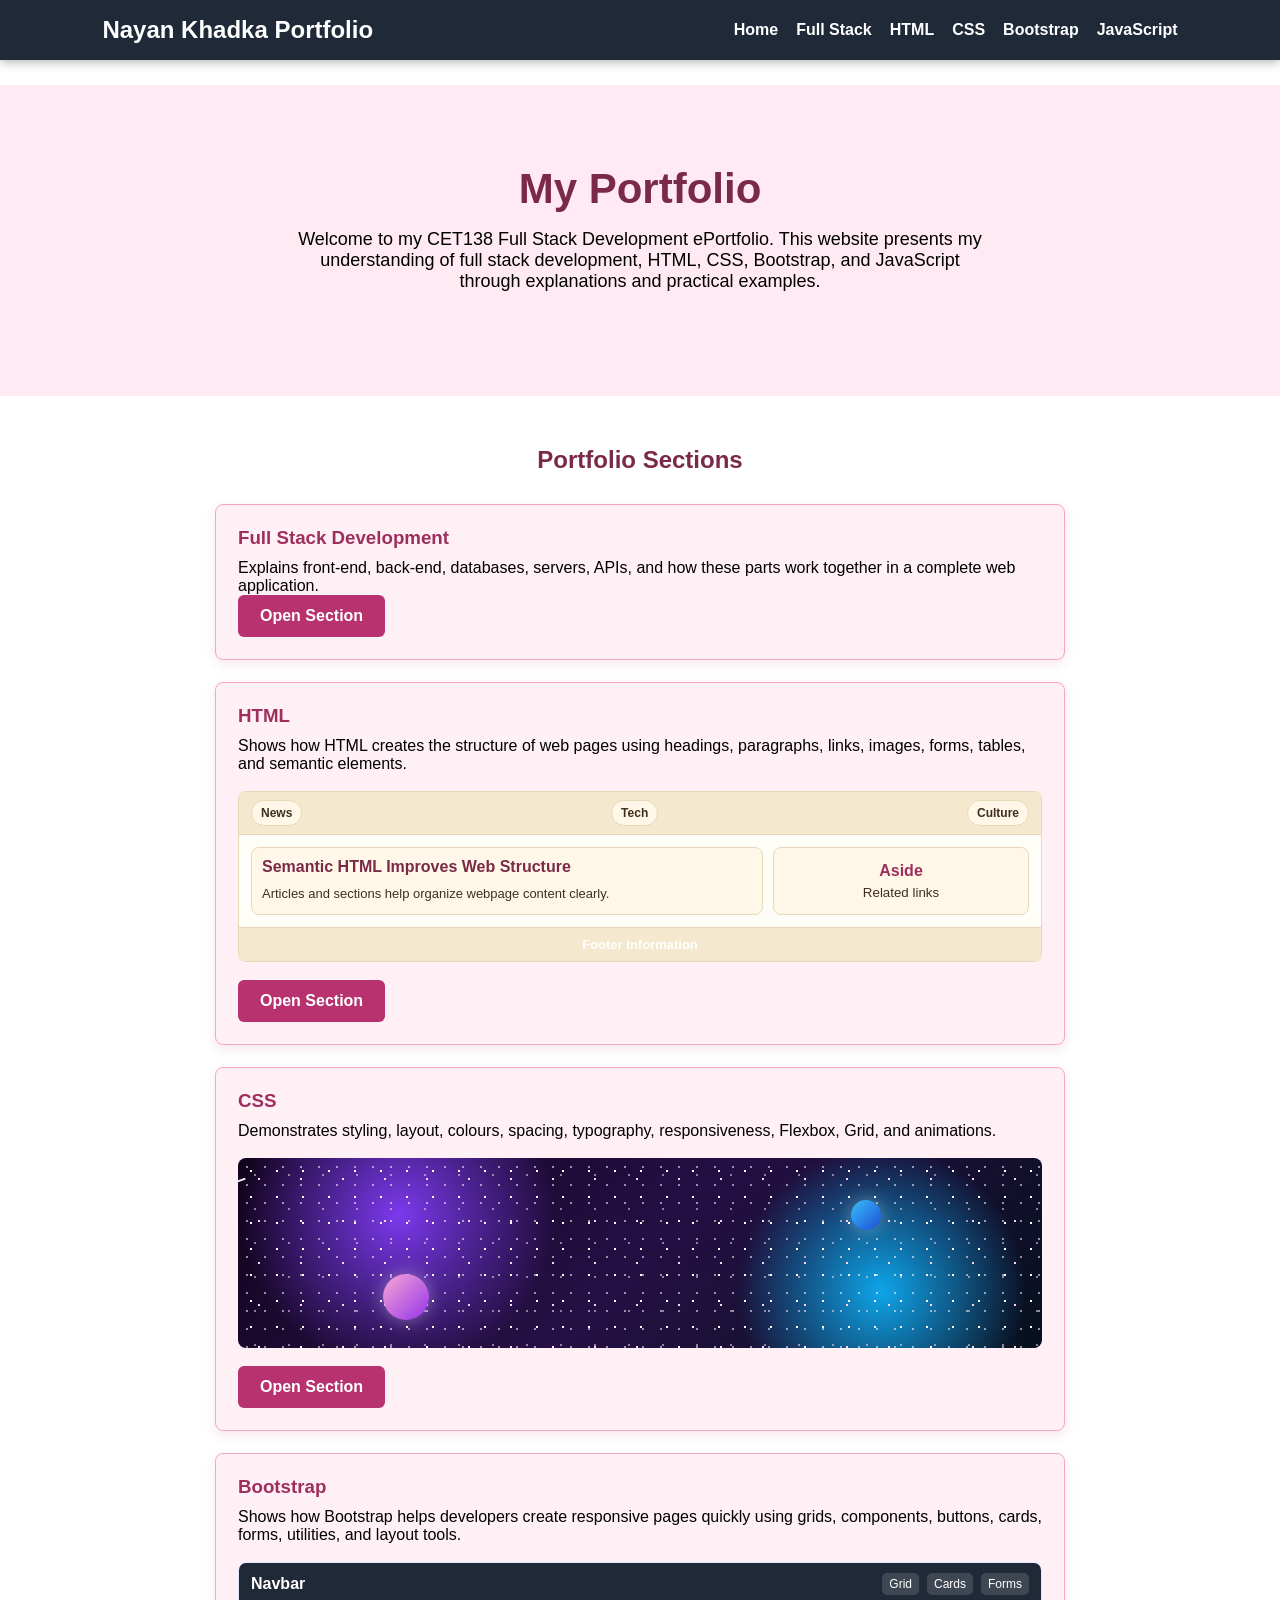
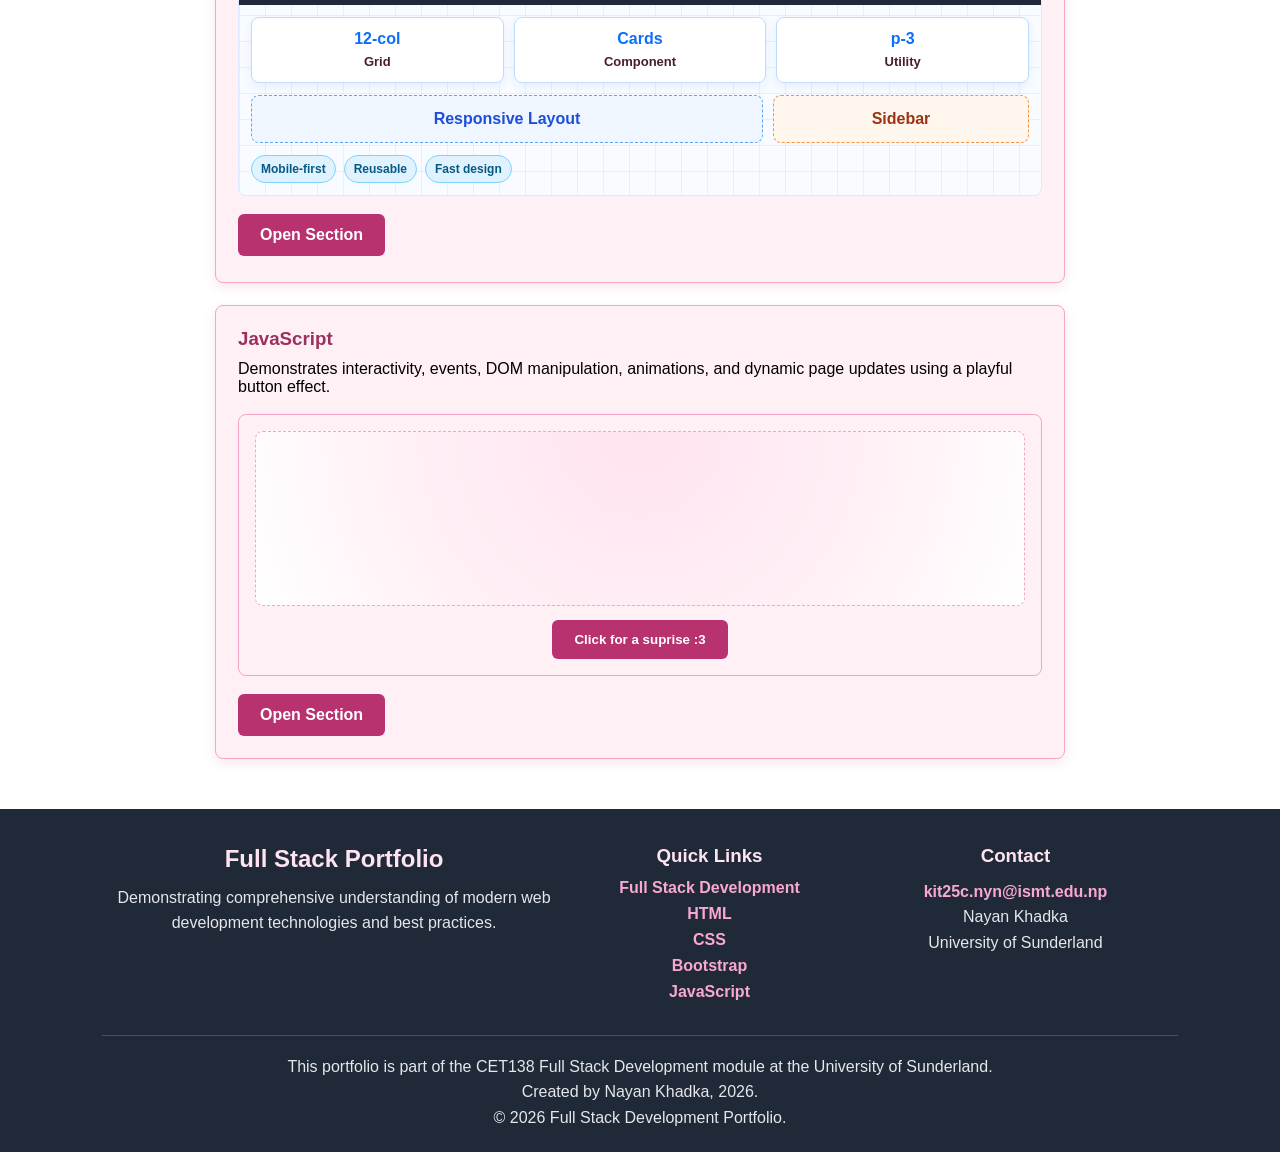
<file: index.html>
<!DOCTYPE html>
<html lang="en">
<head>
  <meta charset="UTF-8">
  <meta name="viewport" content="width=device-width, initial-scale=1.0">
  <title>NAYAN KHADKA PORTFOLIO</title>
  <link rel="stylesheet" href="styles/style.css?v=3">
</head>
<body>

  <header>
    <nav>
      <h1>Nayan Khadka Portfolio</h1>
      <ul>
        <li><a href="index.html">Home</a></li>
        <li><a href="fullstack.html">Full Stack</a></li>
        <li><a href="html.html">HTML</a></li>
        <li><a href="css.html">CSS</a></li>
        <li><a href="bootstrap.html">Bootstrap</a></li>
        <li><a href="javascript.html">JavaScript</a></li>
      </ul>
    </nav>
  </header>

  <main>
    <section class="hero">
  <h2>My Portfolio</h2>
  <p>
    Welcome to my CET138 Full Stack Development ePortfolio. This website
    presents my understanding of full stack development, HTML, CSS, Bootstrap,
    and JavaScript through explanations and practical examples.
  </p>
</section>
    <section class="overview">
      <h2>Portfolio Sections</h2>

      <div class="portfolio-list">
        <article class="card">
          <h3>Full Stack Development</h3>
          <p>
            Explains front-end, back-end, databases, servers, APIs, and how
            these parts work together in a complete web application.
          </p>
          <a href="fullstack.html" class="btn">Open Section</a>
        </article>

        <article class="card html-demo-card">
          <h3>HTML</h3>
          <p>
            Shows how HTML creates the structure of web pages using headings,
            paragraphs, links, images, forms, tables, and semantic elements.
          </p>

          <div class="newspaper-demo">
            <nav class="paper-nav">
              <span>News</span>
              <span>Tech</span>
              <span>Culture</span>
            </nav>

            <main class="paper-main">
              <article class="paper-article">
                <h4>Semantic HTML Improves Web Structure</h4>
                <section>
                  <p>
                    Articles and sections help organize webpage content clearly.
                  </p>
                </section>
              </article>

              <aside class="paper-aside">
                <strong>Aside</strong>
                <small>Related links</small>
              </aside>
            </main>

            <footer class="paper-footer">
              Footer information
            </footer>
          </div>

          <a href="html.html" class="btn">Open Section</a>
        </article>

        <article class="card css-galaxy-card">
          <h3>CSS</h3>
          <p>
            Demonstrates styling, layout, colours, spacing, typography,
            responsiveness, Flexbox, Grid, and animations.
          </p>

          <div class="galaxy-demo">
            <div class="stars"></div>
            <div class="stars stars-two"></div>
            <div class="shooting-star"></div>
            <div class="planet planet-one"></div>
            <div class="planet planet-two"></div>
          </div>

          <a href="css.html" class="btn">Open Section</a>
        </article>

        <article class="card bootstrap-demo-card">
          <h3>Bootstrap</h3>
          <p>
            Shows how Bootstrap helps developers create responsive pages quickly
            using grids, components, buttons, cards, forms, utilities, and layout tools.
          </p>

          <div class="bootstrap-showcase">
            <div class="showcase-navbar">
              <span>Navbar</span>
              <div>
                <small>Grid</small>
                <small>Cards</small>
                <small>Forms</small>
              </div>
            </div>

            <div class="showcase-grid">
              <div class="showcase-tile">
                <strong>12-col</strong>
                <span>Grid</span>
              </div>

              <div class="showcase-tile">
                <strong>Cards</strong>
                <span>Component</span>
              </div>

              <div class="showcase-tile">
                <strong>p-3</strong>
                <span>Utility</span>
              </div>
            </div>

            <div class="showcase-layout">
              <div class="layout-main">
                <span>Responsive Layout</span>
              </div>
              <div class="layout-side">
                <span>Sidebar</span>
              </div>
            </div>

            <div class="showcase-badges">
              <span>Mobile-first</span>
              <span>Reusable</span>
              <span>Fast design</span>
            </div>
          </div>

          <a href="bootstrap.html" class="btn bootstrap-open-btn">Open Section</a>
        </article>

   <article class="card javascript-demo-card">
  <h3>JavaScript</h3>
  <p>
    Demonstrates interactivity, events, DOM manipulation, animations, and
    dynamic page updates using a playful button effect.
  </p>

  <div class="kitten-demo">
    <div class="kitten-stage" id="kitten-stage">
      <span class="kitten kitten-one">🐱</span>
      <span class="kitten kitten-two">😺</span>
      <span class="kitten kitten-three">😸</span>
      <span class="kitten kitten-four">😻</span>
      <span class="kitten kitten-five">🐈</span>
      <span class="kitten kitten-six">🐱</span>
      <span class="kitten kitten-seven">😺</span>
      <span class="kitten kitten-eight">😸</span>
      <span class="kitten kitten-nine">😻</span>
      <span class="kitten kitten-ten">🐈</span>
      <span class="kitten kitten-one">🐱</span>
      <span class="kitten kitten-two">😺</span>
      <span class="kitten kitten-three">😸</span>
      <span class="kitten kitten-four">😻</span>
      <span class="kitten kitten-five">🐈</span>
      <span class="kitten kitten-six">🐱</span>
      <span class="kitten kitten-seven">😺</span>
      <span class="kitten kitten-eight">😸</span>
      <span class="kitten kitten-nine">😻</span>
      <span class="kitten kitten-ten">🐈</span>
    </div>

    <button type="button" class="btn kitten-btn" id="kitten-btn">
      Click for a suprise :3
    </button>
  </div>

  <a href="javascript.html" class="btn">Open Section</a>
</article>
      </div>
    </section>
  </main>

  <footer class="site-footer">
  <div class="footer-content">
    <div class="footer-about">
      <h2>Full Stack Portfolio</h2>
      <p>
        Demonstrating comprehensive understanding of modern web development
        technologies and best practices.
      </p>
    </div>

    <div class="footer-links">
      <h3>Quick Links</h3>
      <ul>
        <li><a href="fullstack.html">Full Stack Development</a></li>
        <li><a href="html.html">HTML</a></li>
        <li><a href="css.html">CSS</a></li>
        <li><a href="bootstrap.html">Bootstrap</a></li>
        <li><a href="javascript.html">JavaScript</a></li>
      </ul>
    </div>

    <div class="footer-contact">
      <h3>Contact</h3>
      <p><a href="mailto: kit25c.nyn@ismt.edu.np">kit25c.nyn@ismt.edu.np</a></p>
      <p>Nayan Khadka</p>
      <p>University of Sunderland</p>
    </div>
  </div>

  <div class="footer-bottom">
    <p>
      This portfolio is part of the CET138 Full Stack Development module at the
      University of Sunderland.
    </p>
    <p>Created by Nayan Khadka, 2026.</p>
    <p>&copy; 2026 Full Stack Development Portfolio.</p>
  </div>
</footer>

<script>
  const kittenButton = document.getElementById("kitten-btn");
  const kittenStage = document.getElementById("kitten-stage");

  if (kittenButton && kittenStage) {
    kittenButton.addEventListener("click", function() {
      kittenStage.classList.remove("active");

      setTimeout(function() {
        kittenStage.classList.add("active");
      }, 20);
    });
  }
</script>

</body>
</html>
</file>
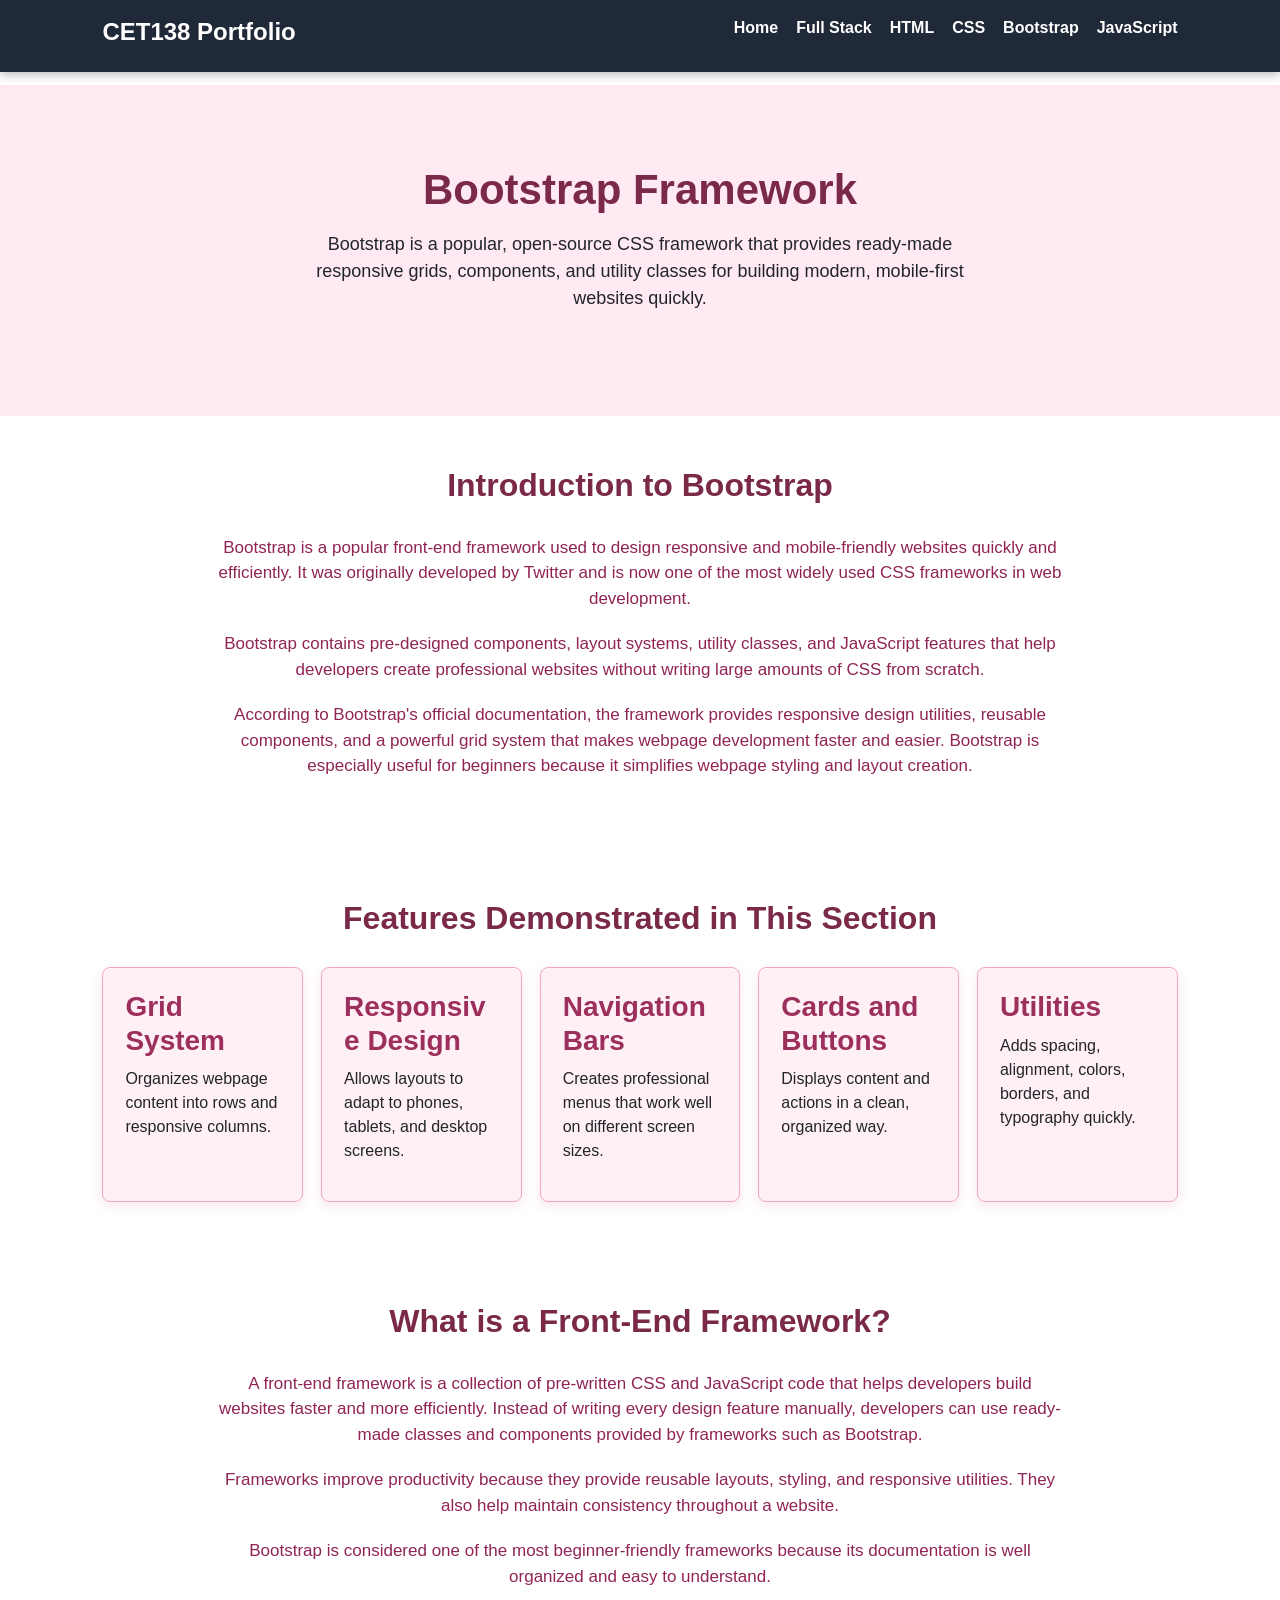
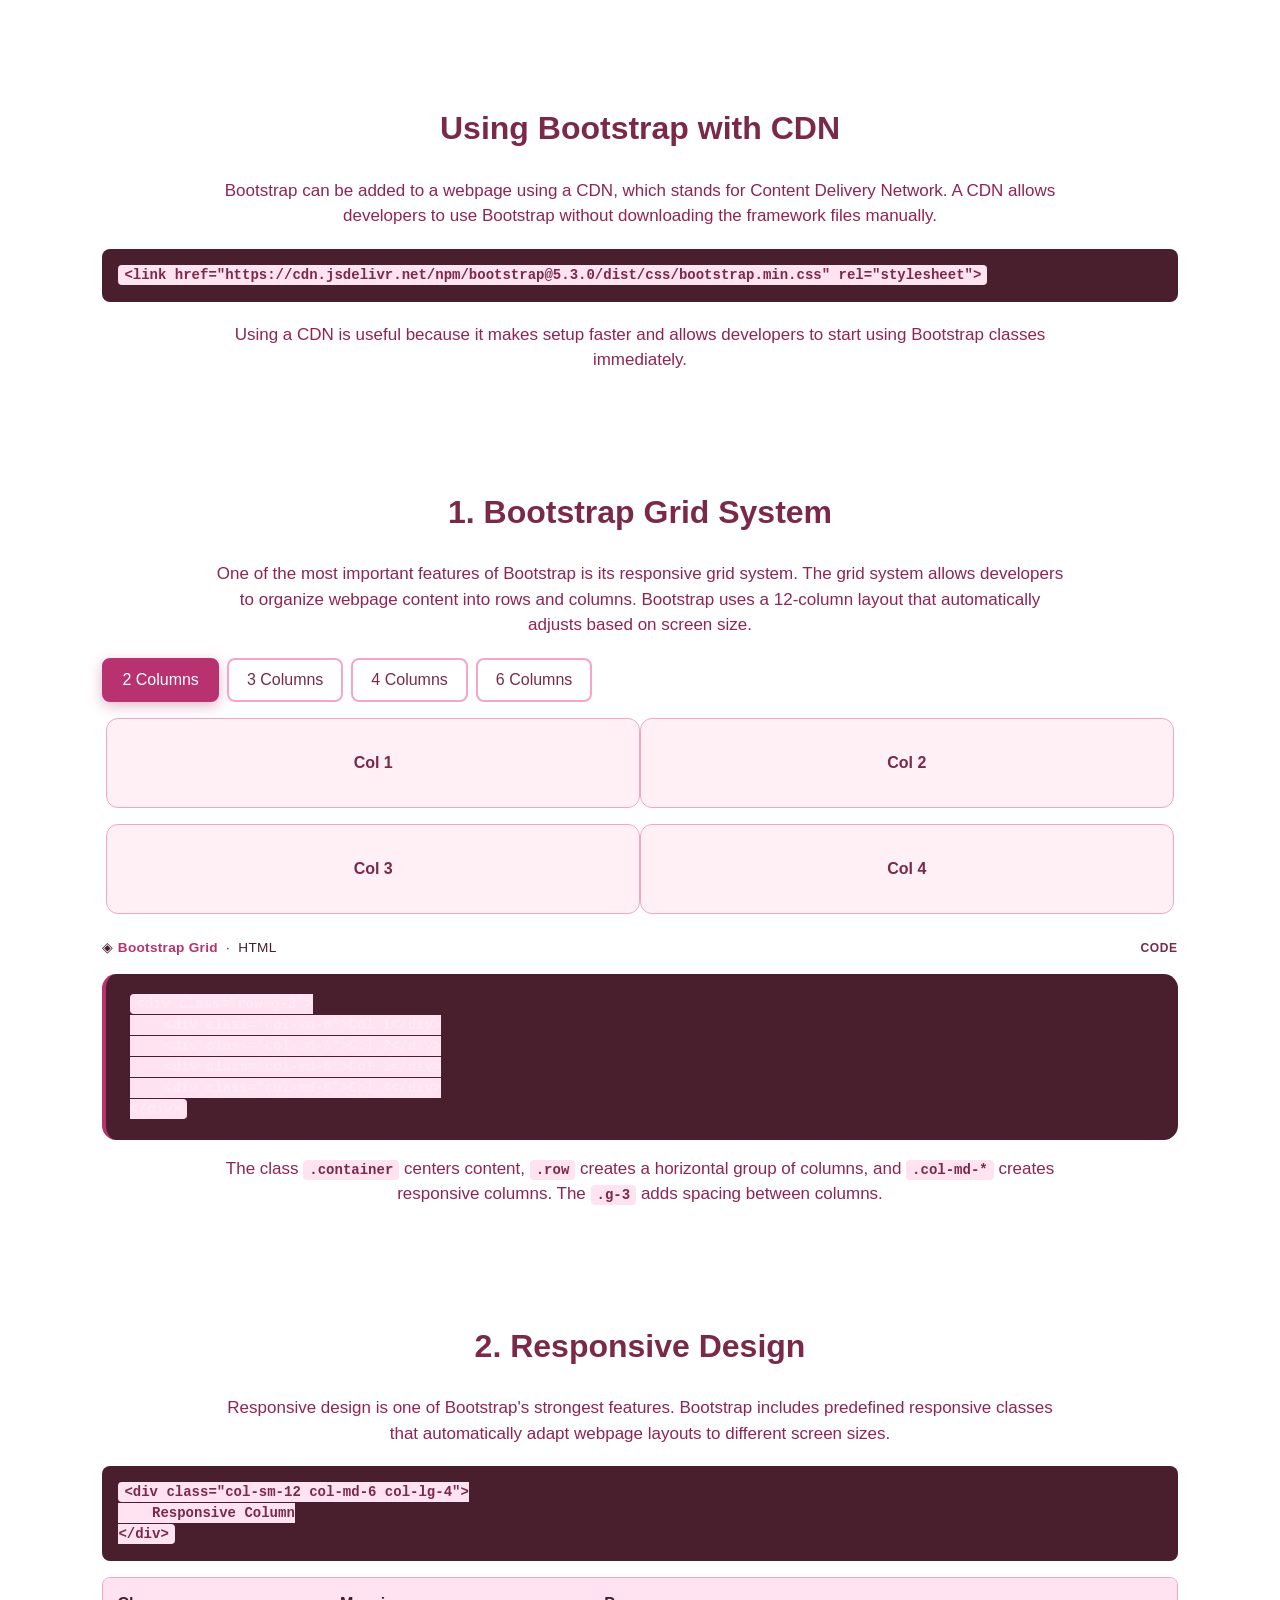
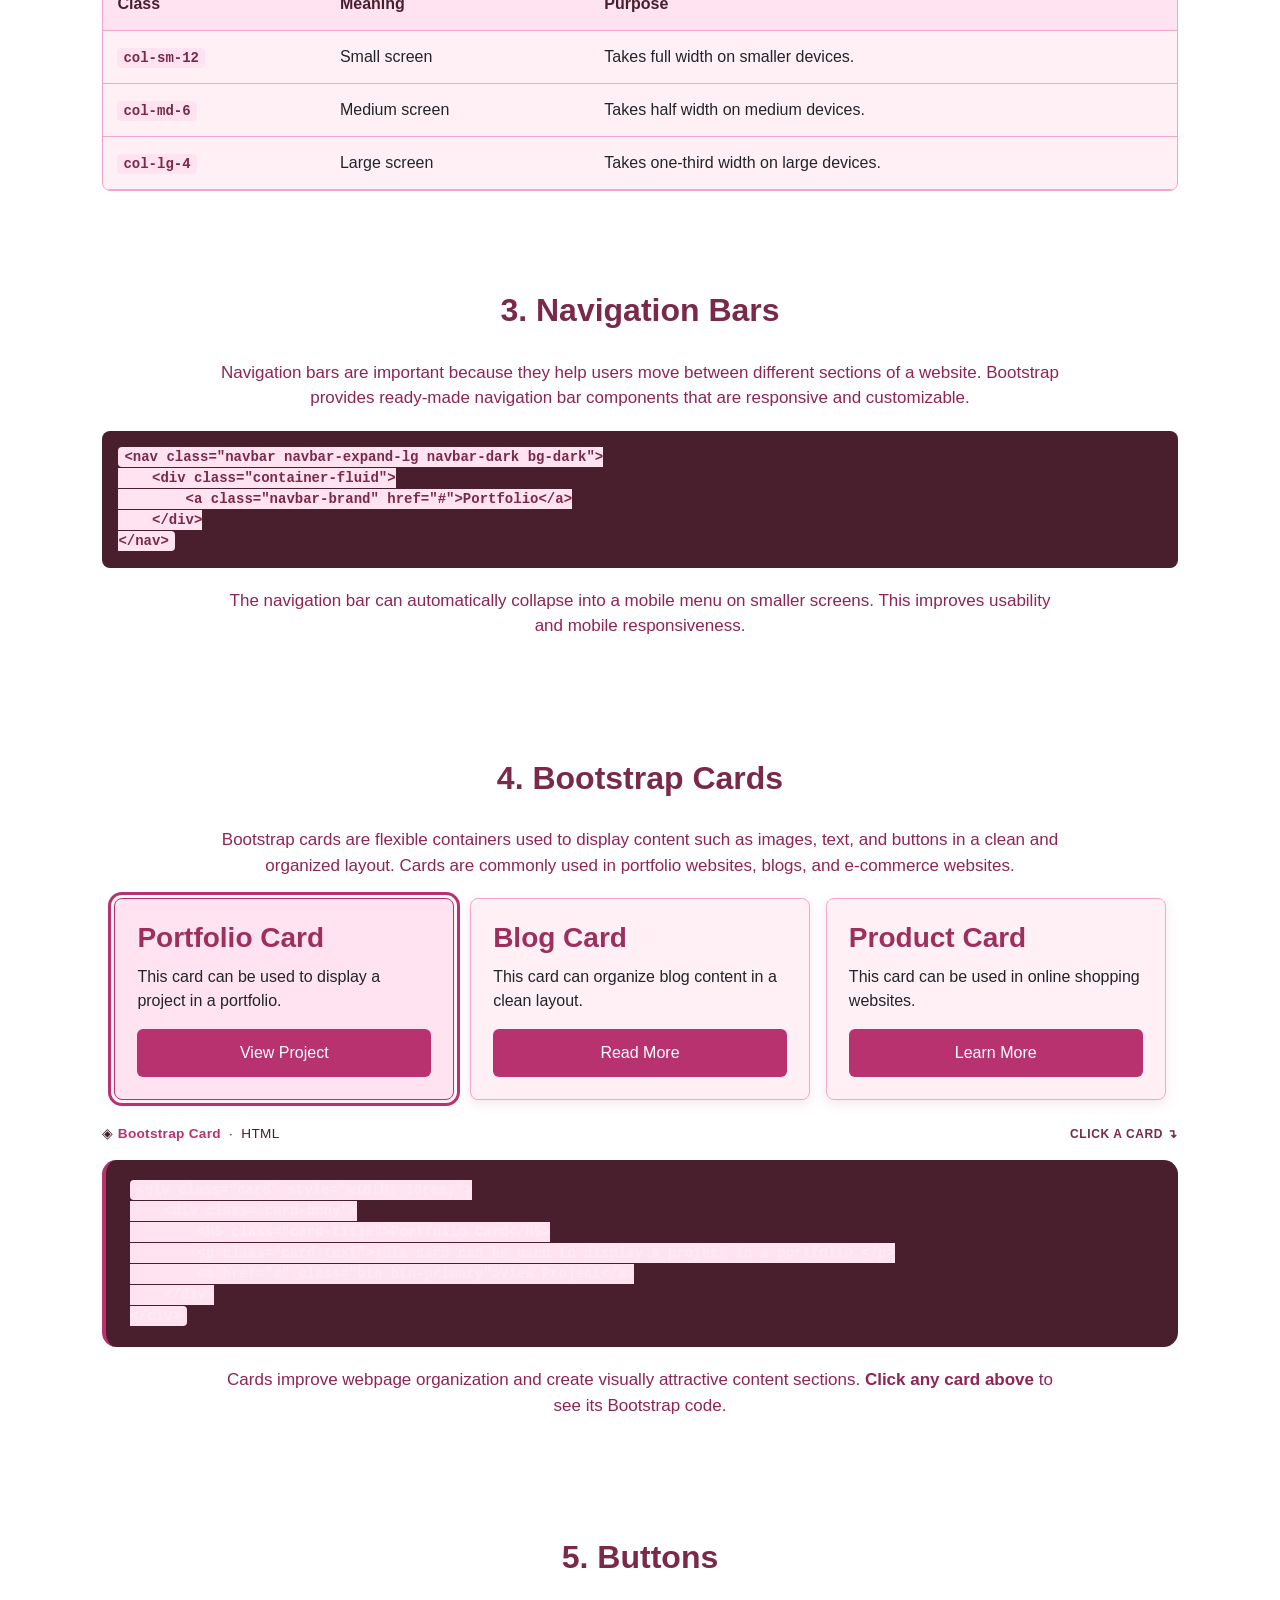
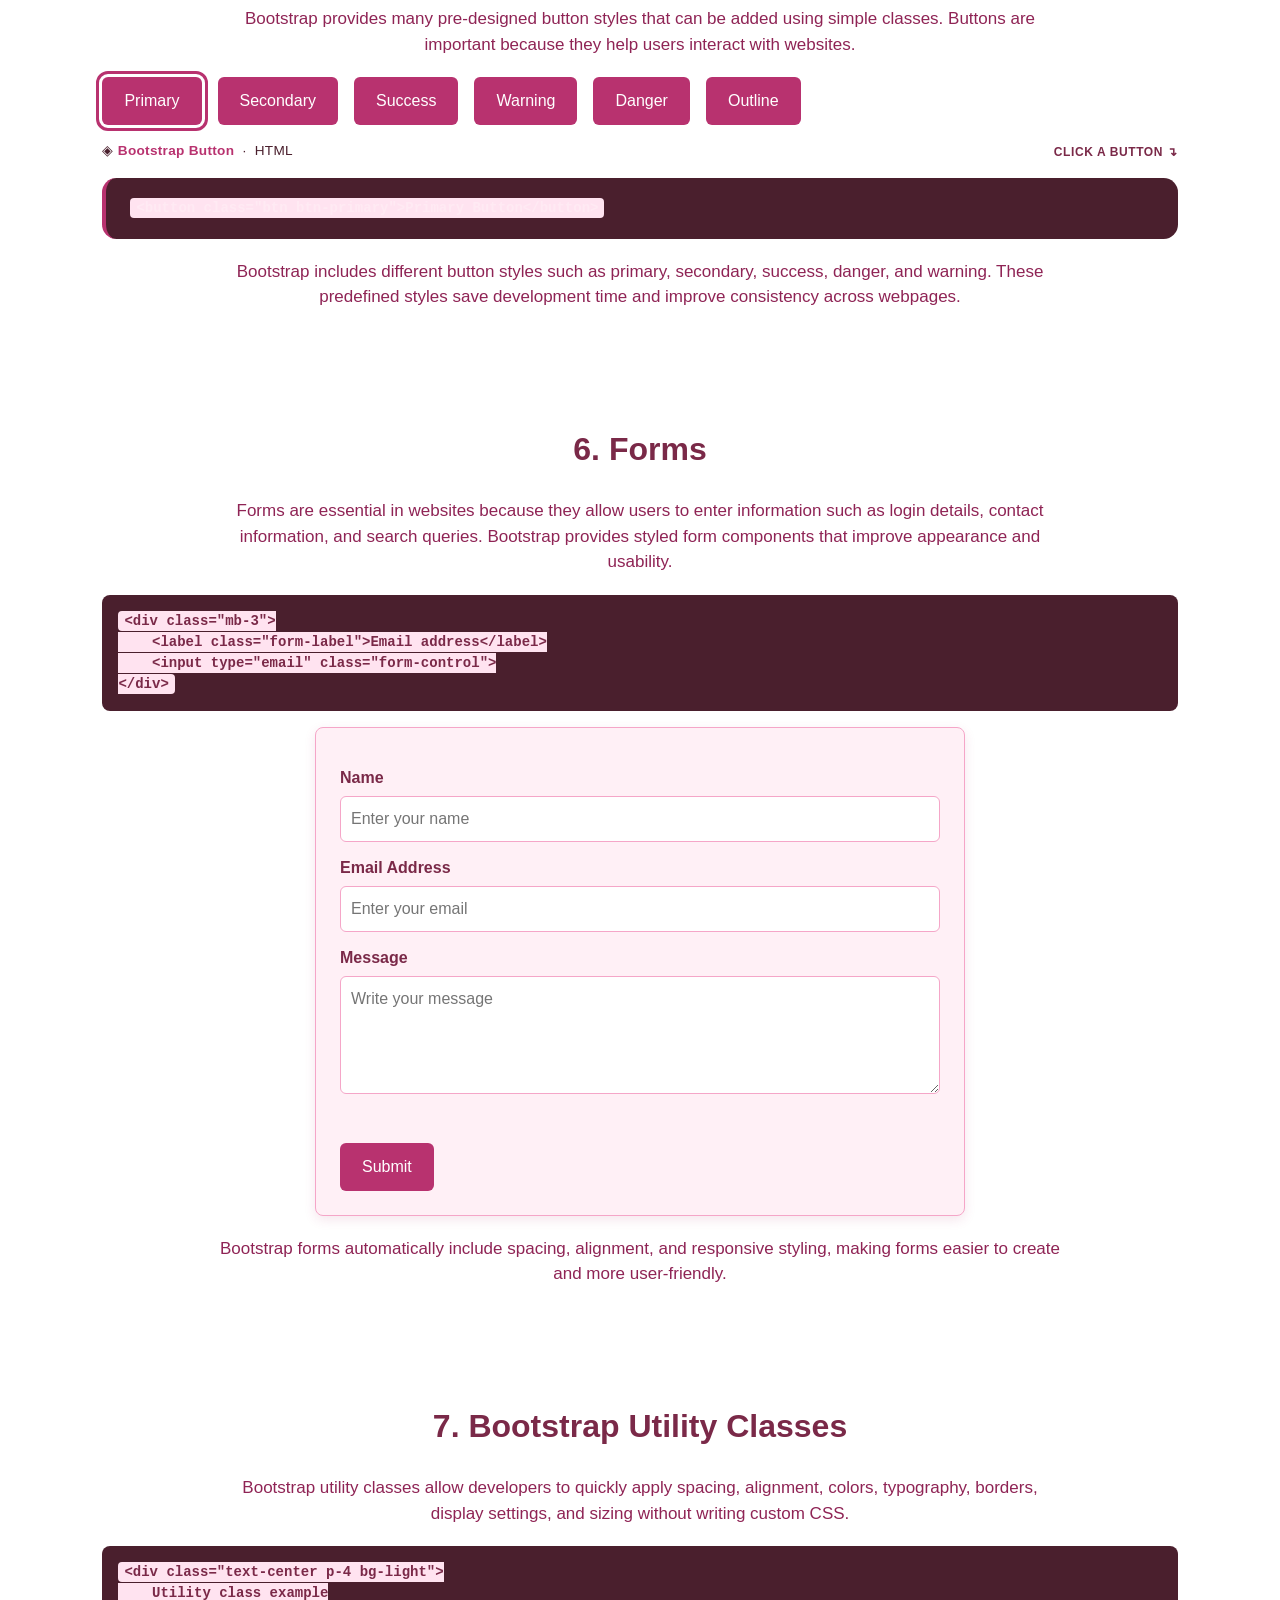
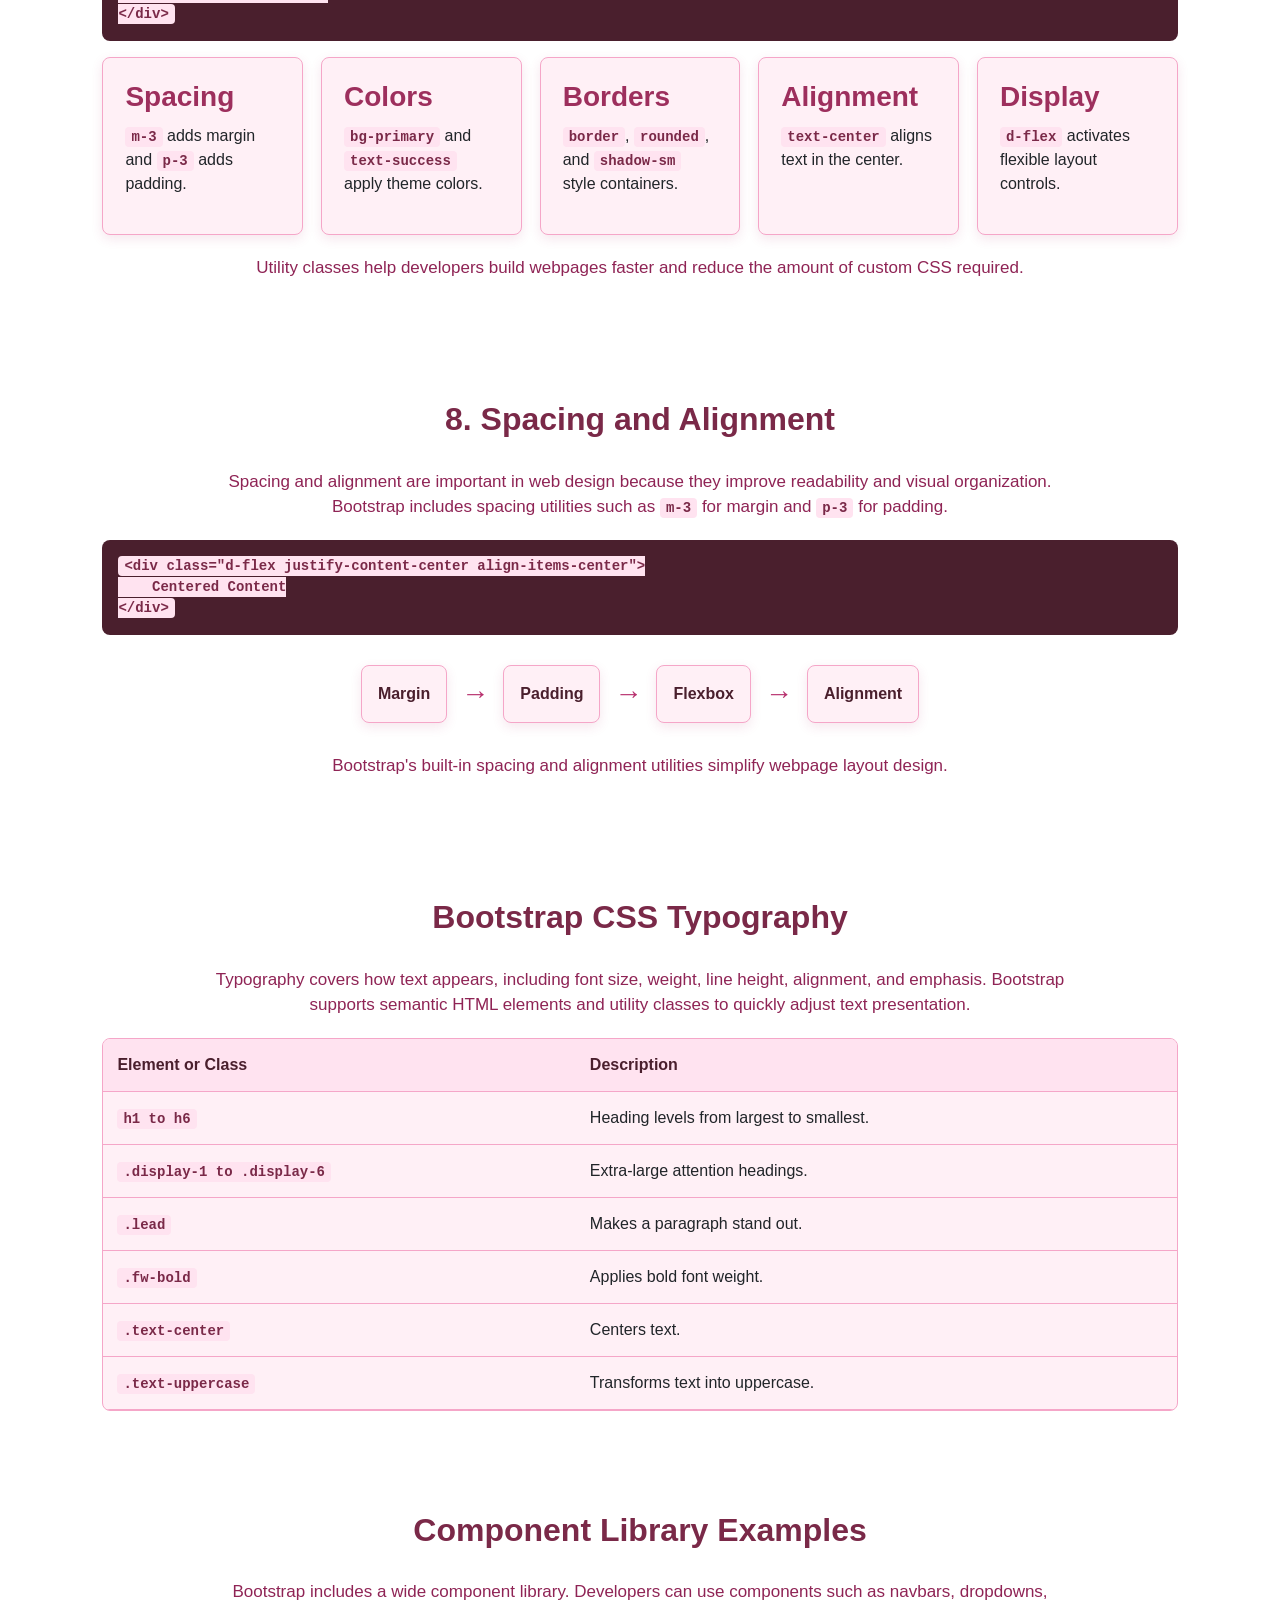
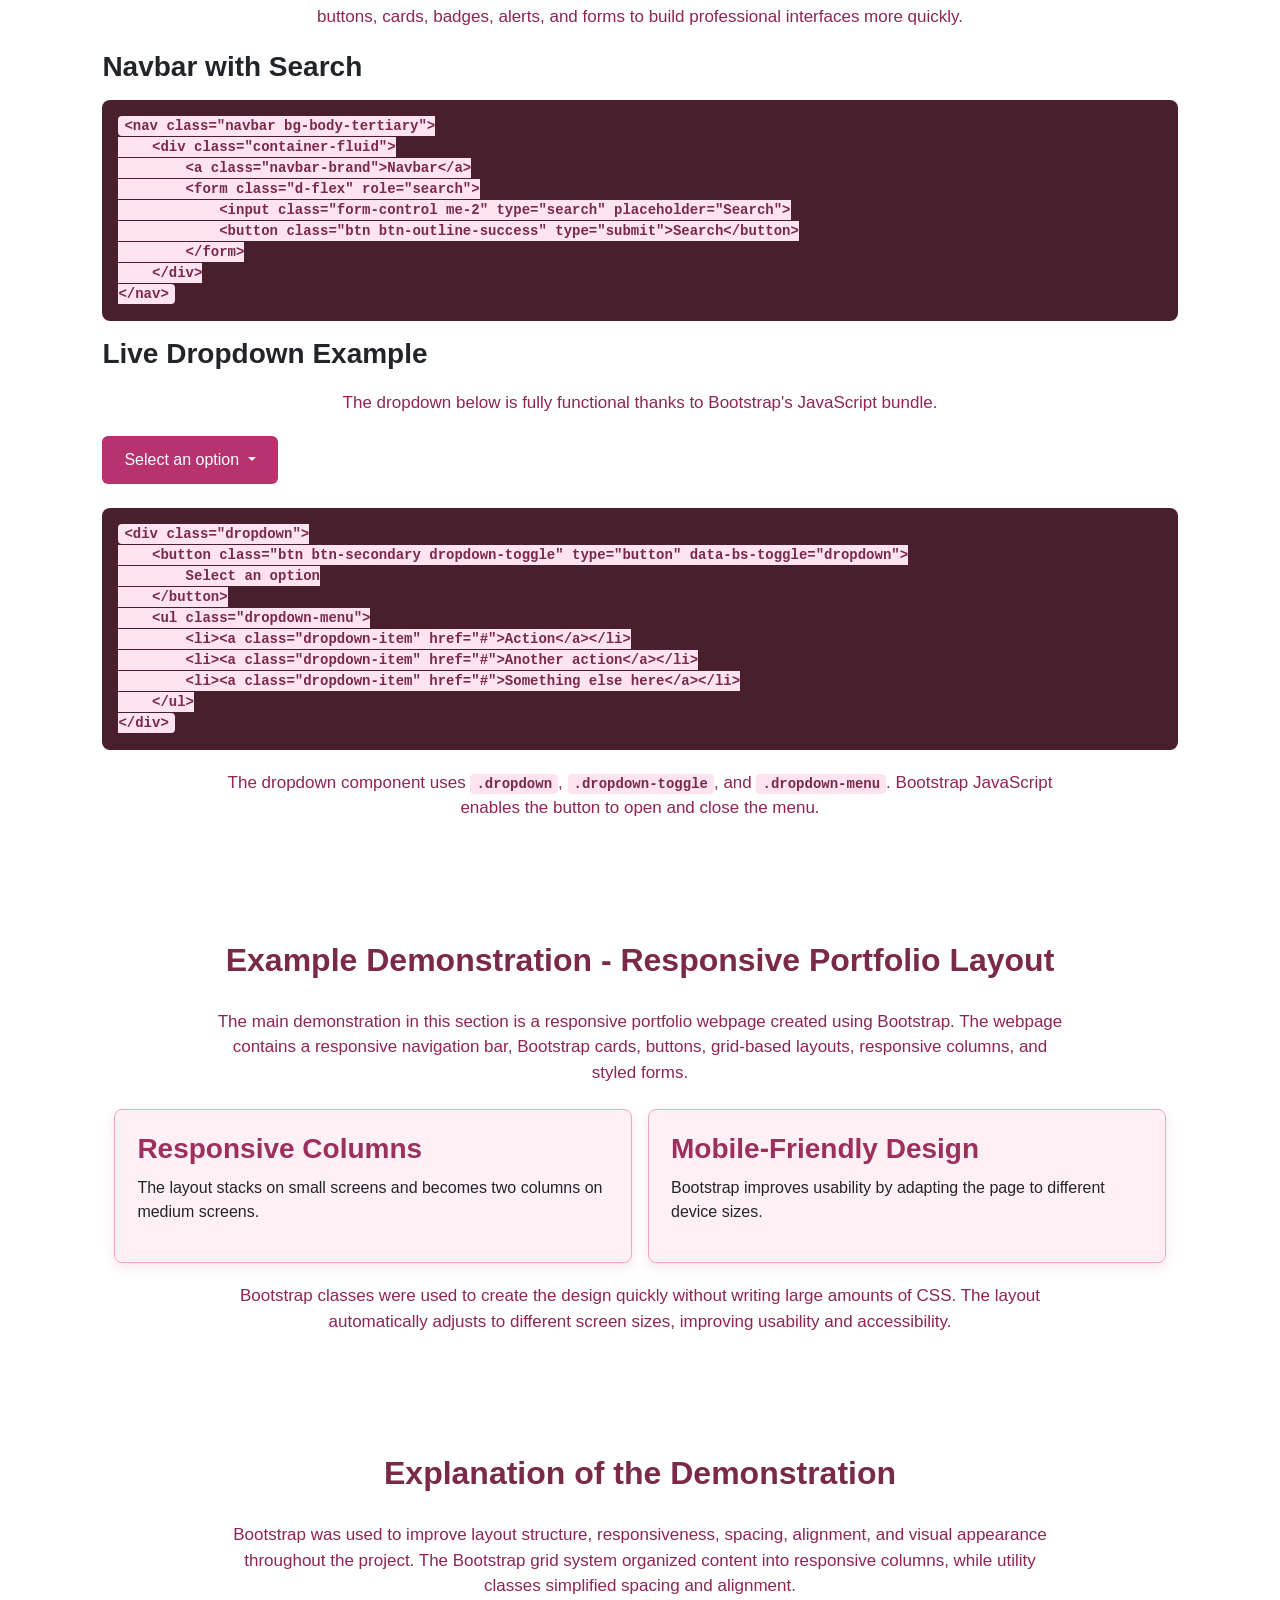
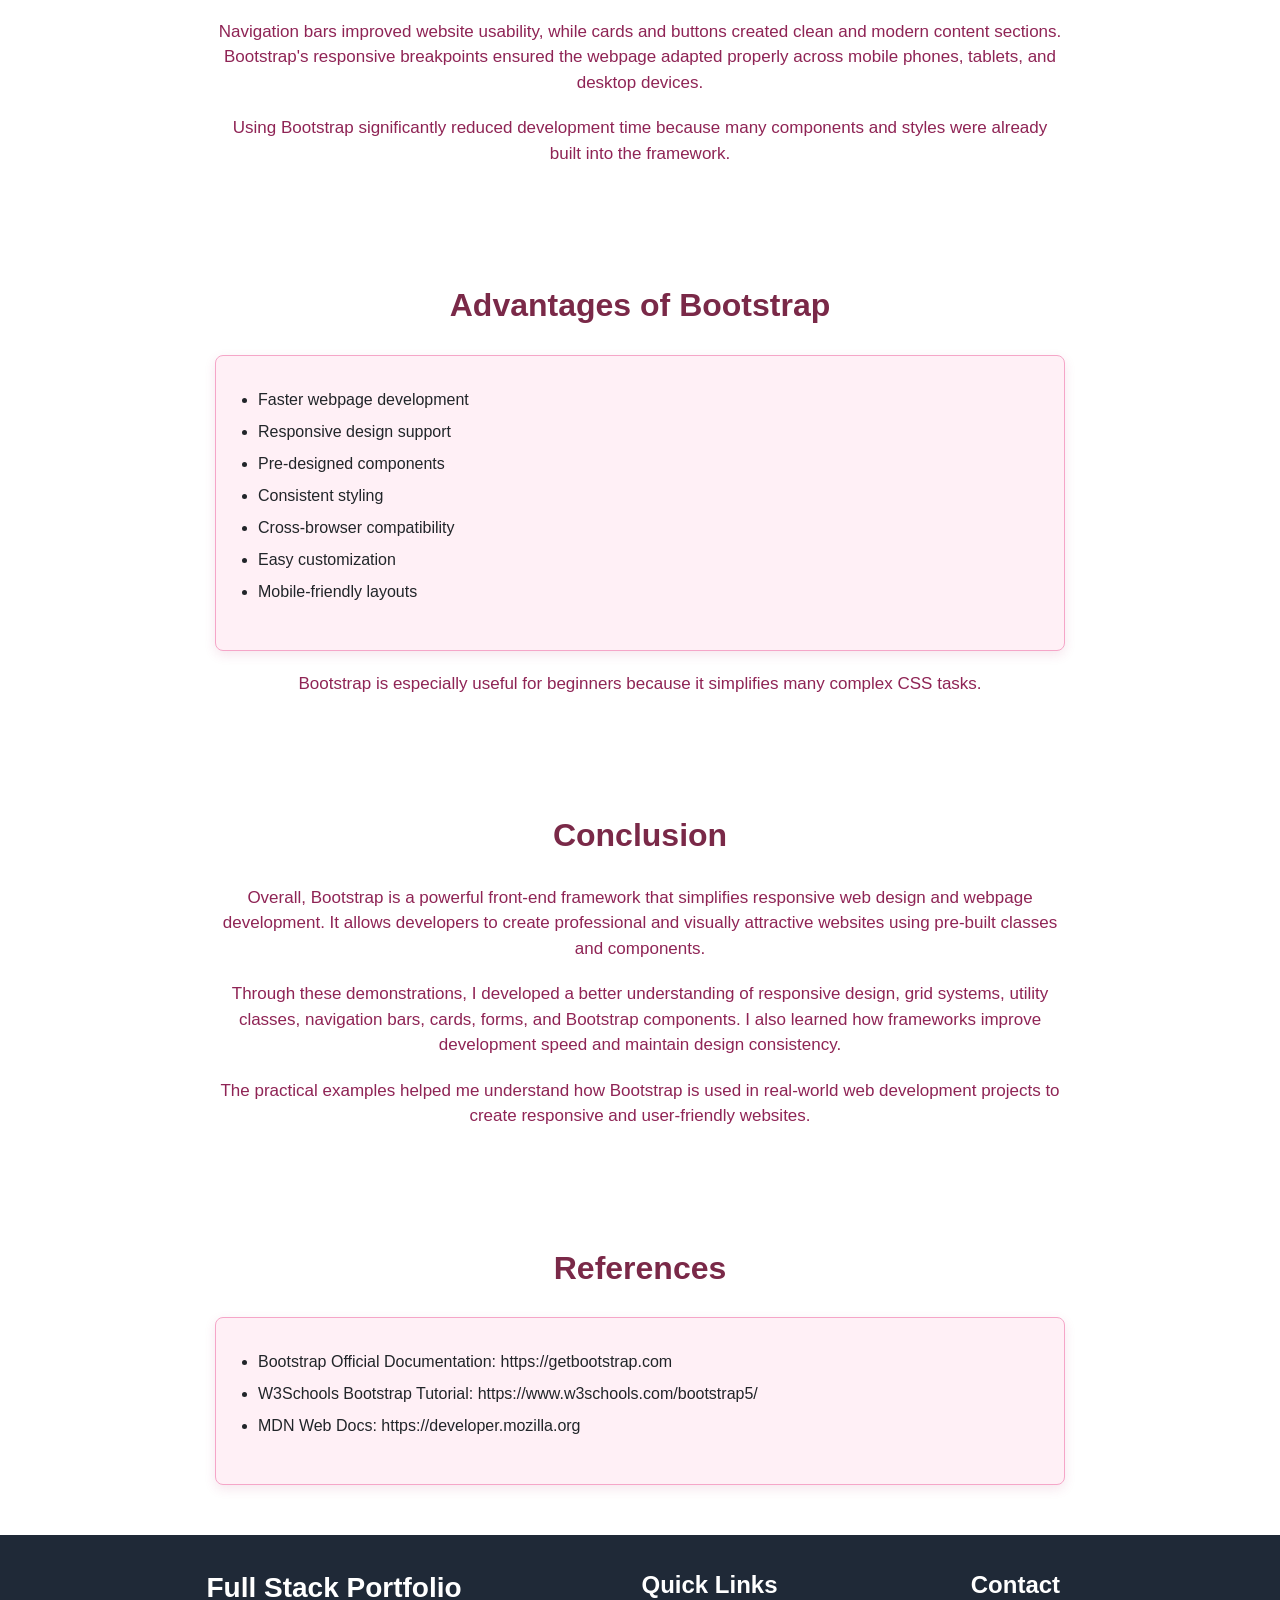
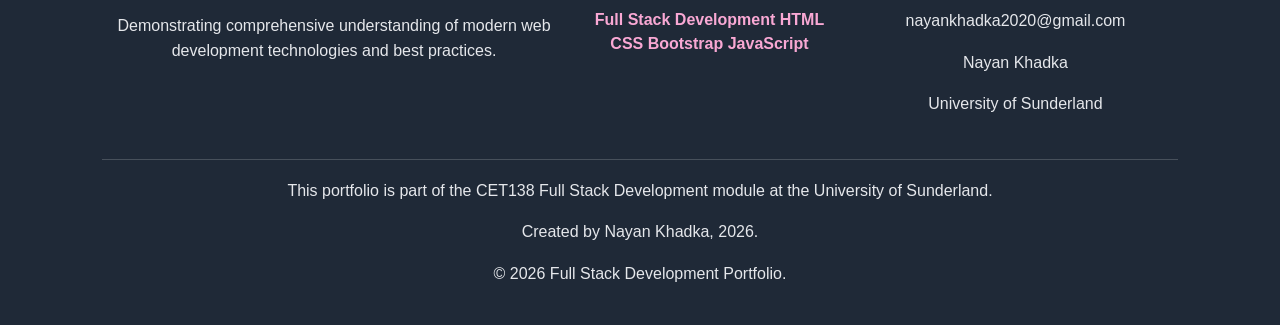
<file: bootstrap.html>
<!DOCTYPE html>
<html lang="en">
<head>
    <meta charset="UTF-8" />
    <meta name="viewport" content="width=device-width, initial-scale=1.0" />
    <title>Bootstrap Framework</title>

    <link href="https://cdn.jsdelivr.net/npm/bootstrap@5.3.0/dist/css/bootstrap.min.css" rel="stylesheet" />
    <link rel="stylesheet" href="styles/style.css" />

    <!-- Match font and weight to other pages -->
    <style>
        :root {
            --bs-body-font-family: Arial, sans-serif;
        }
        body {
            font-family: Arial, sans-serif;
            font-weight: normal; /* normal text is not bold */
        }
        /* Headings and titles remain bold */
        h1, h2, h3, h4, h5, h6,
        .hero h2,
        .card h3,
        .overview h2,
        .code-label .effect-name em,
        .footer-nav-btn {
            font-weight: bold;
        }
        /* Ensure form inputs and buttons use Arial, normal weight */
        input, textarea, select, button, .btn {
            font-family: Arial, sans-serif !important;
            font-weight: normal !important;
        }
        /* Optionally, make labels bold if needed */
        label {
            font-weight: bold;
        }
        /* Any other bold elements from Bootstrap can be kept as is */
    </style>
</head>

<body>

    <!-- ===== HEADER ===== -->
    <header>
        <nav>
            <h1>CET138 Portfolio</h1>
            <ul>
                <li><a href="index.html">Home</a></li>
                <li><a href="fullstack.html">Full Stack</a></li>
                <li><a href="html.html">HTML</a></li>
                <li><a href="css.html">CSS</a></li>
                <li><a href="bootstrap.html">Bootstrap</a></li>
                <li><a href="javascript.html">JavaScript</a></li>
            </ul>
        </nav>
    </header>

    <!-- ===== HERO ===== -->
    <section class="hero">
        <h2>Bootstrap Framework</h2>
        <p>
            Bootstrap is a popular, open-source CSS framework that provides ready-made
            responsive grids, components, and utility classes for building modern,
            mobile-first websites quickly.
        </p>
    </section>

    <!-- ===== INTRO ===== -->
    <section class="overview" id="bootstrap-intro">
        <h2>Introduction to Bootstrap</h2>
        <p class="explanation">
            Bootstrap is a popular front-end framework used to design responsive and
            mobile-friendly websites quickly and efficiently. It was originally
            developed by Twitter and is now one of the most widely used CSS frameworks
            in web development.
        </p>
        <p class="explanation">
            Bootstrap contains pre-designed components, layout systems, utility
            classes, and JavaScript features that help developers create professional
            websites without writing large amounts of CSS from scratch.
        </p>
        <p class="explanation">
            According to Bootstrap's official documentation, the framework provides
            responsive design utilities, reusable components, and a powerful grid
            system that makes webpage development faster and easier. Bootstrap is
            especially useful for beginners because it simplifies webpage styling and
            layout creation.
        </p>
    </section>

    <!-- ===== FEATURES ===== -->
    <section class="overview">
        <h2>Features Demonstrated in This Section</h2>
        <div class="cards">
            <div class="card">
                <h3>Grid System</h3>
                <p>Organizes webpage content into rows and responsive columns.</p>
            </div>
            <div class="card">
                <h3>Responsive Design</h3>
                <p>Allows layouts to adapt to phones, tablets, and desktop screens.</p>
            </div>
            <div class="card">
                <h3>Navigation Bars</h3>
                <p>Creates professional menus that work well on different screen sizes.</p>
            </div>
            <div class="card">
                <h3>Cards and Buttons</h3>
                <p>Displays content and actions in a clean, organized way.</p>
            </div>
            <div class="card">
                <h3>Utilities</h3>
                <p>Adds spacing, alignment, colors, borders, and typography quickly.</p>
            </div>
        </div>
    </section>

    <!-- ===== WHAT IS A FRONT-END FRAMEWORK? ===== -->
    <section class="overview">
        <h2>What is a Front-End Framework?</h2>
        <p class="explanation">
            A front-end framework is a collection of pre-written CSS and JavaScript
            code that helps developers build websites faster and more efficiently.
            Instead of writing every design feature manually, developers can use
            ready-made classes and components provided by frameworks such as Bootstrap.
        </p>
        <p class="explanation">
            Frameworks improve productivity because they provide reusable layouts,
            styling, and responsive utilities. They also help maintain consistency
            throughout a website.
        </p>
        <p class="explanation">
            Bootstrap is considered one of the most beginner-friendly frameworks
            because its documentation is well organized and easy to understand.
        </p>
    </section>

    <!-- ===== CDN ===== -->
    <section class="overview">
        <h2>Using Bootstrap with CDN</h2>
        <p class="explanation">
            Bootstrap can be added to a webpage using a CDN, which stands for Content
            Delivery Network. A CDN allows developers to use Bootstrap without
            downloading the framework files manually.
        </p>
        <pre id="cdnCode"><code>&lt;link href="https://cdn.jsdelivr.net/npm/bootstrap@5.3.0/dist/css/bootstrap.min.css" rel="stylesheet"&gt;</code></pre>
        <p class="explanation">
            Using a CDN is useful because it makes setup faster and allows developers
            to start using Bootstrap classes immediately.
        </p>
    </section>

    <!-- ================================================================ -->
    <!-- ===== 1. BOOTSTRAP GRID SYSTEM (INTERACTIVE) ===== -->
    <!-- ================================================================ -->
    <section class="overview">
        <h2>1. Bootstrap Grid System</h2>
        <p class="explanation">
            One of the most important features of Bootstrap is its responsive grid
            system. The grid system allows developers to organize webpage content into
            rows and columns. Bootstrap uses a 12-column layout that automatically
            adjusts based on screen size.
        </p>

        <!-- Controls -->
        <div class="demo-controls mb-3 d-flex flex-wrap gap-2">
            <button class="btn btn-outline-bs active-btn" onclick="setBSGrid('two')">2 Columns</button>
            <button class="btn btn-outline-bs" onclick="setBSGrid('three')">3 Columns</button>
            <button class="btn btn-outline-bs" onclick="setBSGrid('four')">4 Columns</button>
            <button class="btn btn-outline-bs" onclick="setBSGrid('six')">6 Columns</button>
        </div>

        <!-- Interactive Grid Demo -->
        <div id="bsGridDemo" class="container mt-3 interactive-grid">
            <div class="row g-3" id="gridRow">
                <div class="col-md-6 col-lg-4 grid-col">Col 1</div>
                <div class="col-md-6 col-lg-4 grid-col">Col 2</div>
                <div class="col-md-6 col-lg-4 grid-col">Col 3</div>
                <div class="col-md-6 col-lg-4 grid-col">Col 4</div>
            </div>
        </div>

        <!-- Code Display -->
        <div class="code-label mt-4">
            <span class="effect-name">◈ <em>Bootstrap Grid</em> &nbsp;·&nbsp; HTML</span>
            <span>code</span>
        </div>
        <pre id="gridCode" class="code-block-highlight"><code>&lt;div class="row g-3"&gt;
    &lt;div class="col-md-6 col-lg-4"&gt;Col 1&lt;/div&gt;
    &lt;div class="col-md-6 col-lg-4"&gt;Col 2&lt;/div&gt;
    &lt;div class="col-md-6 col-lg-4"&gt;Col 3&lt;/div&gt;
    &lt;div class="col-md-6 col-lg-4"&gt;Col 4&lt;/div&gt;
&lt;/div&gt;</code></pre>

        <p class="explanation mt-3">
            The class <code>.container</code> centers content, <code>.row</code>
            creates a horizontal group of columns, and <code>.col-md-*</code>
            creates responsive columns. The <code>.g-3</code> adds spacing between columns.
        </p>
    </section>

    <!-- ================================================================ -->
    <!-- ===== 2. RESPONSIVE DESIGN ===== -->
    <!-- ================================================================ -->
    <section class="overview">
        <h2>2. Responsive Design</h2>
        <p class="explanation">
            Responsive design is one of Bootstrap's strongest features. Bootstrap
            includes predefined responsive classes that automatically adapt webpage
            layouts to different screen sizes.
        </p>

        <pre id="responsiveCode"><code>&lt;div class="col-sm-12 col-md-6 col-lg-4"&gt;
    Responsive Column
&lt;/div&gt;</code></pre>

        <div class="table-wrap">
            <table>
                <tr>
                    <th>Class</th>
                    <th>Meaning</th>
                    <th>Purpose</th>
                </tr>
                <tr>
                    <td><code>col-sm-12</code></td>
                    <td>Small screen</td>
                    <td>Takes full width on smaller devices.</td>
                </tr>
                <tr>
                    <td><code>col-md-6</code></td>
                    <td>Medium screen</td>
                    <td>Takes half width on medium devices.</td>
                </tr>
                <tr>
                    <td><code>col-lg-4</code></td>
                    <td>Large screen</td>
                    <td>Takes one-third width on large devices.</td>
                </tr>
            </table>
        </div>
    </section>

    <!-- ================================================================ -->
    <!-- ===== 3. NAVIGATION BARS ===== -->
    <!-- ================================================================ -->
    <section class="overview">
        <h2>3. Navigation Bars</h2>
        <p class="explanation">
            Navigation bars are important because they help users move between
            different sections of a website. Bootstrap provides ready-made navigation
            bar components that are responsive and customizable.
        </p>

        <pre id="navbarCode"><code>&lt;nav class="navbar navbar-expand-lg navbar-dark bg-dark"&gt;
    &lt;div class="container-fluid"&gt;
        &lt;a class="navbar-brand" href="#"&gt;Portfolio&lt;/a&gt;
    &lt;/div&gt;
&lt;/nav&gt;</code></pre>

        <p class="explanation">
            The navigation bar can automatically collapse into a mobile menu on
            smaller screens. This improves usability and mobile responsiveness.
        </p>
    </section>

    <!-- ================================================================ -->
    <!-- ===== 4. BOOTSTRAP CARDS (INTERACTIVE) ===== -->
    <!-- ================================================================ -->
    <section class="overview">
        <h2>4. Bootstrap Cards</h2>
        <p class="explanation">
            Bootstrap cards are flexible containers used to display content such as
            images, text, and buttons in a clean and organized layout. Cards are
            commonly used in portfolio websites, blogs, and e-commerce websites.
        </p>

        <!-- Interactive Cards -->
        <div class="container mt-3">
            <div class="row g-3">
                <div class="col-md-4">
                    <div class="card h-100 clickable-card" data-bs-card="portfolio" onclick="showBSCard('portfolio')">
                        <h3>Portfolio Card</h3>
                        <p>This card can be used to display a project in a portfolio.</p>
                        <a href="#" class="btn">View Project</a>
                    </div>
                </div>
                <div class="col-md-4">
                    <div class="card h-100 clickable-card" data-bs-card="blog" onclick="showBSCard('blog')">
                        <h3>Blog Card</h3>
                        <p>This card can organize blog content in a clean layout.</p>
                        <a href="#" class="btn">Read More</a>
                    </div>
                </div>
                <div class="col-md-4">
                    <div class="card h-100 clickable-card" data-bs-card="product" onclick="showBSCard('product')">
                        <h3>Product Card</h3>
                        <p>This card can be used in online shopping websites.</p>
                        <a href="#" class="btn">Learn More</a>
                    </div>
                </div>
            </div>
        </div>

        <!-- Code Display -->
        <div class="code-label mt-4">
            <span class="effect-name">◈ <em>Bootstrap Card</em> &nbsp;·&nbsp; HTML</span>
            <span>click a card ↴</span>
        </div>
        <pre id="cardCode" class="code-block-highlight"><code>&lt;div class="card" style="width: 18rem;"&gt;
    &lt;div class="card-body"&gt;
        &lt;h5 class="card-title"&gt;Project Title&lt;/h5&gt;
        &lt;p class="card-text"&gt;Project description.&lt;/p&gt;
    &lt;/div&gt;
&lt;/div&gt;</code></pre>

        <p class="explanation">
            Cards improve webpage organization and create visually attractive content
            sections. <strong>Click any card above</strong> to see its Bootstrap code.
        </p>
    </section>

    <!-- ================================================================ -->
    <!-- ===== 5. BUTTONS (INTERACTIVE) ===== -->
    <!-- ================================================================ -->
    <section class="overview">
        <h2>5. Buttons</h2>
        <p class="explanation">
            Bootstrap provides many pre-designed button styles that can be added using
            simple classes. Buttons are important because they help users interact
            with websites.
        </p>

        <!-- Interactive Buttons -->
        <div class="d-flex flex-wrap gap-3 mb-3">
            <button class="btn btn-primary clickable-btn" data-bs-btn="primary" onclick="showBSButton('primary')">Primary</button>
            <button class="btn btn-secondary clickable-btn" data-bs-btn="secondary" onclick="showBSButton('secondary')">Secondary</button>
            <button class="btn btn-success clickable-btn" data-bs-btn="success" onclick="showBSButton('success')">Success</button>
            <button class="btn btn-warning clickable-btn" data-bs-btn="warning" onclick="showBSButton('warning')">Warning</button>
            <button class="btn btn-danger clickable-btn" data-bs-btn="danger" onclick="showBSButton('danger')">Danger</button>
            <button class="btn btn-outline-info clickable-btn" data-bs-btn="outline" onclick="showBSButton('outline')">Outline</button>
        </div>

        <!-- Code Display -->
        <div class="code-label mt-3">
            <span class="effect-name">◈ <em>Bootstrap Button</em> &nbsp;·&nbsp; HTML</span>
            <span>click a button ↴</span>
        </div>
        <pre id="buttonCode" class="code-block-highlight"><code>&lt;button class="btn btn-primary"&gt;Click Me&lt;/button&gt;</code></pre>

        <p class="explanation">
            Bootstrap includes different button styles such as primary, secondary,
            success, danger, and warning. These predefined styles save development
            time and improve consistency across webpages.
        </p>
    </section>

    <!-- ================================================================ -->
    <!-- ===== 6. FORMS (UPDATED WITH VALIDATION) ===== -->
    <!-- ================================================================ -->
    <section class="overview">
        <h2>6. Forms</h2>
        <p class="explanation">
            Forms are essential in websites because they allow users to enter
            information such as login details, contact information, and search
            queries. Bootstrap provides styled form components that improve appearance
            and usability.
        </p>

        <pre id="formCode"><code>&lt;div class="mb-3"&gt;
    &lt;label class="form-label"&gt;Email address&lt;/label&gt;
    &lt;input type="email" class="form-control"&gt;
&lt;/div&gt;</code></pre>

        <!-- Updated Form with IDs for validation -->
        <form class="demo-form" id="bootstrapForm">
            <label for="bootstrapName">Name</label>
            <input type="text" id="bootstrapName" placeholder="Enter your name" />

            <label for="bootstrapEmail">Email Address</label>
            <input type="email" id="bootstrapEmail" placeholder="Enter your email" />

            <label for="bootstrapMessage">Message</label>
            <textarea id="bootstrapMessage" rows="4" placeholder="Write your message"></textarea>

            <br /><br />
            <button type="submit" class="btn">Submit</button>
        </form>

        <p class="explanation">
            Bootstrap forms automatically include spacing, alignment, and responsive
            styling, making forms easier to create and more user-friendly.
        </p>
    </section>

    <!-- ================================================================ -->
    <!-- ===== 7. UTILITY CLASSES ===== -->
    <!-- ================================================================ -->
    <section class="overview">
        <h2>7. Bootstrap Utility Classes</h2>
        <p class="explanation">
            Bootstrap utility classes allow developers to quickly apply spacing,
            alignment, colors, typography, borders, display settings, and sizing
            without writing custom CSS.
        </p>

        <pre id="utilityCode"><code>&lt;div class="text-center p-4 bg-light"&gt;
    Utility class example
&lt;/div&gt;</code></pre>

        <div class="cards">
            <div class="card">
                <h3>Spacing</h3>
                <p><code>m-3</code> adds margin and <code>p-3</code> adds padding.</p>
            </div>
            <div class="card">
                <h3>Colors</h3>
                <p><code>bg-primary</code> and <code>text-success</code> apply theme colors.</p>
            </div>
            <div class="card">
                <h3>Borders</h3>
                <p><code>border</code>, <code>rounded</code>, and <code>shadow-sm</code> style containers.</p>
            </div>
            <div class="card">
                <h3>Alignment</h3>
                <p><code>text-center</code> aligns text in the center.</p>
            </div>
            <div class="card">
                <h3>Display</h3>
                <p><code>d-flex</code> activates flexible layout controls.</p>
            </div>
        </div>

        <p class="explanation">
            Utility classes help developers build webpages faster and reduce the
            amount of custom CSS required.
        </p>
    </section>

    <!-- ================================================================ -->
    <!-- ===== 8. SPACING AND ALIGNMENT ===== -->
    <!-- ================================================================ -->
    <section class="overview">
        <h2>8. Spacing and Alignment</h2>
        <p class="explanation">
            Spacing and alignment are important in web design because they improve
            readability and visual organization. Bootstrap includes spacing utilities
            such as <code>m-3</code> for margin and <code>p-3</code> for padding.
        </p>

        <pre id="spacingCode"><code>&lt;div class="d-flex justify-content-center align-items-center"&gt;
    Centered Content
&lt;/div&gt;</code></pre>

        <div class="flow">
            <div>Margin</div>
            <span>&rarr;</span>
            <div>Padding</div>
            <span>&rarr;</span>
            <div>Flexbox</div>
            <span>&rarr;</span>
            <div>Alignment</div>
        </div>

        <p class="explanation">
            Bootstrap's built-in spacing and alignment utilities simplify webpage
            layout design.
        </p>
    </section>

    <!-- ================================================================ -->
    <!-- ===== 9. TYPOGRAPHY ===== -->
    <!-- ================================================================ -->
    <section class="overview">
        <h2>Bootstrap CSS Typography</h2>
        <p class="explanation">
            Typography covers how text appears, including font size, weight, line
            height, alignment, and emphasis. Bootstrap supports semantic HTML elements
            and utility classes to quickly adjust text presentation.
        </p>

        <div class="table-wrap">
            <table>
                <tr>
                    <th>Element or Class</th>
                    <th>Description</th>
                </tr>
                <tr>
                    <td><code>h1 to h6</code></td>
                    <td>Heading levels from largest to smallest.</td>
                </tr>
                <tr>
                    <td><code>.display-1 to .display-6</code></td>
                    <td>Extra-large attention headings.</td>
                </tr>
                <tr>
                    <td><code>.lead</code></td>
                    <td>Makes a paragraph stand out.</td>
                </tr>
                <tr>
                    <td><code>.fw-bold</code></td>
                    <td>Applies bold font weight.</td>
                </tr>
                <tr>
                    <td><code>.text-center</code></td>
                    <td>Centers text.</td>
                </tr>
                <tr>
                    <td><code>.text-uppercase</code></td>
                    <td>Transforms text into uppercase.</td>
                </tr>
            </table>
        </div>
    </section>

    <!-- ================================================================ -->
    <!-- ===== 10. COMPONENT LIBRARY ===== -->
    <!-- ================================================================ -->
    <section class="overview">
        <h2>Component Library Examples</h2>
        <p class="explanation">
            Bootstrap includes a wide component library. Developers can use components
            such as navbars, dropdowns, buttons, cards, badges, alerts, and forms to
            build professional interfaces more quickly.
        </p>

        <h3>Navbar with Search</h3>
        <pre id="componentNavbarCode"><code>&lt;nav class="navbar bg-body-tertiary"&gt;
    &lt;div class="container-fluid"&gt;
        &lt;a class="navbar-brand"&gt;Navbar&lt;/a&gt;
        &lt;form class="d-flex" role="search"&gt;
            &lt;input class="form-control me-2" type="search" placeholder="Search"&gt;
            &lt;button class="btn btn-outline-success" type="submit"&gt;Search&lt;/button&gt;
        &lt;/form&gt;
    &lt;/div&gt;
&lt;/nav&gt;</code></pre>

        <h3>Live Dropdown Example</h3>
        <p class="explanation">
            The dropdown below is fully functional thanks to Bootstrap's JavaScript bundle.
        </p>

        <div class="dropdown mb-4">
            <button class="btn btn-secondary dropdown-toggle" type="button" data-bs-toggle="dropdown" aria-expanded="false">
                Select an option
            </button>
            <ul class="dropdown-menu">
                <li><a class="dropdown-item" href="#">Action</a></li>
                <li><a class="dropdown-item" href="#">Another action</a></li>
                <li><a class="dropdown-item" href="#">Something else here</a></li>
            </ul>
        </div>

        <pre id="componentDropdownCode"><code>&lt;div class="dropdown"&gt;
    &lt;button class="btn btn-secondary dropdown-toggle" type="button" data-bs-toggle="dropdown"&gt;
        Select an option
    &lt;/button&gt;
    &lt;ul class="dropdown-menu"&gt;
        &lt;li&gt;&lt;a class="dropdown-item" href="#"&gt;Action&lt;/a&gt;&lt;/li&gt;
        &lt;li&gt;&lt;a class="dropdown-item" href="#"&gt;Another action&lt;/a&gt;&lt;/li&gt;
        &lt;li&gt;&lt;a class="dropdown-item" href="#"&gt;Something else here&lt;/a&gt;&lt;/li&gt;
    &lt;/ul&gt;
&lt;/div&gt;</code></pre>

        <p class="explanation">
            The dropdown component uses <code>.dropdown</code>,
            <code>.dropdown-toggle</code>, and <code>.dropdown-menu</code>. Bootstrap
            JavaScript enables the button to open and close the menu.
        </p>
    </section>

    <!-- ===== 11. RESPONSIVE PORTFOLIO LAYOUT ===== -->
    <section class="overview">
        <h2>Example Demonstration - Responsive Portfolio Layout</h2>
        <p class="explanation">
            The main demonstration in this section is a responsive portfolio webpage
            created using Bootstrap. The webpage contains a responsive navigation bar,
            Bootstrap cards, buttons, grid-based layouts, responsive columns, and
            styled forms.
        </p>

        <div class="container mt-4">
            <div class="row g-3">
                <div class="col-12 col-md-6">
                    <div class="card h-100">
                        <h3>Responsive Columns</h3>
                        <p>
                            The layout stacks on small screens and becomes two columns on
                            medium screens.
                        </p>
                    </div>
                </div>
                <div class="col-12 col-md-6">
                    <div class="card h-100">
                        <h3>Mobile-Friendly Design</h3>
                        <p>
                            Bootstrap improves usability by adapting the page to different
                            device sizes.
                        </p>
                    </div>
                </div>
            </div>
        </div>

        <p class="explanation">
            Bootstrap classes were used to create the design quickly without writing
            large amounts of CSS. The layout automatically adjusts to different screen
            sizes, improving usability and accessibility.
        </p>
    </section>

    <!-- ===== 12. EXPLANATION ===== -->
    <section class="overview">
        <h2>Explanation of the Demonstration</h2>
        <p class="explanation">
            Bootstrap was used to improve layout structure, responsiveness, spacing,
            alignment, and visual appearance throughout the project. The Bootstrap
            grid system organized content into responsive columns, while utility
            classes simplified spacing and alignment.
        </p>
        <p class="explanation">
            Navigation bars improved website usability, while cards and buttons
            created clean and modern content sections. Bootstrap's responsive
            breakpoints ensured the webpage adapted properly across mobile phones,
            tablets, and desktop devices.
        </p>
        <p class="explanation">
            Using Bootstrap significantly reduced development time because many
            components and styles were already built into the framework.
        </p>
    </section>

    <!-- ===== 13. ADVANTAGES ===== -->
    <section class="overview">
        <h2>Advantages of Bootstrap</h2>
        <div class="references">
            <div class="card">
                <ul>
                    <li>Faster webpage development</li>
                    <li>Responsive design support</li>
                    <li>Pre-designed components</li>
                    <li>Consistent styling</li>
                    <li>Cross-browser compatibility</li>
                    <li>Easy customization</li>
                    <li>Mobile-friendly layouts</li>
                </ul>
            </div>
        </div>
        <p class="explanation">
            Bootstrap is especially useful for beginners because it simplifies many
            complex CSS tasks.
        </p>
    </section>

    <!-- ===== 14. CONCLUSION ===== -->
    <section class="overview">
        <h2>Conclusion</h2>
        <p class="explanation">
            Overall, Bootstrap is a powerful front-end framework that simplifies
            responsive web design and webpage development. It allows developers to
            create professional and visually attractive websites using pre-built
            classes and components.
        </p>
        <p class="explanation">
            Through these demonstrations, I developed a better understanding of
            responsive design, grid systems, utility classes, navigation bars, cards,
            forms, and Bootstrap components. I also learned how frameworks improve
            development speed and maintain design consistency.
        </p>
        <p class="explanation">
            The practical examples helped me understand how Bootstrap is used in
            real-world web development projects to create responsive and user-friendly
            websites.
        </p>
    </section>

    <!-- ===== 15. REFERENCES ===== -->
    <section class="overview">
        <h2>References</h2>
        <div class="references">
            <div class="card">
                <ul>
                    <li>Bootstrap Official Documentation: https://getbootstrap.com</li>
                    <li>W3Schools Bootstrap Tutorial: https://www.w3schools.com/bootstrap5/</li>
                    <li>MDN Web Docs: https://developer.mozilla.org</li>
                </ul>
            </div>
        </div>
    </section>

  <footer class="site-footer">
    <div class="footer-content">
      <div class="footer-about">
        <h3>Full Stack Portfolio</h3>
        <p>
          Demonstrating comprehensive understanding of modern web development
          technologies and best practices.
        </p>
      </div>

      <div class="footer-links">
        <h4>Quick Links</h4>
        <a href="fullstack.html">Full Stack Development</a>
        <a href="html.html">HTML</a>
        <a href="css.html">CSS</a>
        <a href="bootstrap.html">Bootstrap</a>
        <a href="javascript.html">JavaScript</a>
      </div>

      <div class="footer-contact">
        <h4>Contact</h4>
        <p>nayankhadka2020@gmail.com</p>
        <p>Nayan Khadka</p>
        <p>University of Sunderland</p>
      </div>
    </div>

    <div class="footer-bottom">
      <p>This portfolio is part of the CET138 Full Stack Development module at the University of Sunderland.</p>
      <p>Created by Nayan Khadka, 2026.</p>
      <p>&copy; 2026 Full Stack Development Portfolio.</p>
    </div>
  </footer>


    <!-- ===== BOOTSTRAP JS ===== -->
    <script src="https://cdn.jsdelivr.net/npm/bootstrap@5.3.0/dist/js/bootstrap.bundle.min.js">
    </script>

    <!-- ================================================================ -->
    <!-- ===== INTERACTIVE JAVASCRIPT ===== -->
    <!-- ================================================================ -->
    <script>
        // ──────────────────────────────────────────────
        // 1. GRID SYSTEM – switch column layouts
        // ──────────────────────────────────────────────
        function setBSGrid(mode) {
            const row = document.getElementById('gridRow');
            // Remove all column classes
            row.querySelectorAll('.grid-col').forEach(col => {
                col.className = 'grid-col';
            });

            // Add the appropriate column classes
            const cols = row.querySelectorAll('.grid-col');
            if (mode === 'two') {
                cols.forEach(c => c.classList.add('col-md-6'));
            } else if (mode === 'three') {
                cols.forEach(c => c.classList.add('col-md-4'));
            } else if (mode === 'four') {
                cols.forEach(c => c.classList.add('col-md-6', 'col-lg-3'));
            } else if (mode === 'six') {
                cols.forEach(c => c.classList.add('col-4', 'col-md-2'));
            }

            // Update button active states
            document.querySelectorAll('.demo-controls .btn-outline-bs').forEach(btn => btn.classList.remove('active-btn'));
            document.querySelector(`.demo-controls .btn-outline-bs[onclick="setBSGrid('${mode}')"]`)?.classList.add(
                'active-btn');

            // Update code display
            const codeDisplay = document.querySelector('#gridCode code');
            const gridCodeMap = {
                two: `<div class="row g-3">\n    <div class="col-md-6">Col 1</div>\n    <div class="col-md-6">Col 2</div>\n    <div class="col-md-6">Col 3</div>\n    <div class="col-md-6">Col 4</div>\n</div>`,
                three: `<div class="row g-3">\n    <div class="col-md-4">Col 1</div>\n    <div class="col-md-4">Col 2</div>\n    <div class="col-md-4">Col 3</div>\n    <div class="col-md-4">Col 4</div>\n</div>`,
                four: `<div class="row g-3">\n    <div class="col-md-6 col-lg-3">Col 1</div>\n    <div class="col-md-6 col-lg-3">Col 2</div>\n    <div class="col-md-6 col-lg-3">Col 3</div>\n    <div class="col-md-6 col-lg-3">Col 4</div>\n</div>`,
                six: `<div class="row g-3">\n    <div class="col-4 col-md-2">Col 1</div>\n    <div class="col-4 col-md-2">Col 2</div>\n    <div class="col-4 col-md-2">Col 3</div>\n    <div class="col-4 col-md-2">Col 4</div>\n</div>`
            };
            if (gridCodeMap[mode]) codeDisplay.textContent = gridCodeMap[mode];
        }

        // ──────────────────────────────────────────────
        // 2. CARDS – show card code on click
        // ──────────────────────────────────────────────
        function showBSCard(type) {
            // Remove active class from all cards
            document.querySelectorAll('.clickable-card').forEach(c => c.classList.remove('active-card'));
            // Add active class to clicked card
            const cardEl = document.querySelector(`.clickable-card[data-bs-card="${type}"]`);
            if (cardEl) cardEl.classList.add('active-card');

            const codeDisplay = document.querySelector('#cardCode code');
            const cardCodeMap = {
                portfolio: `<div class="card" style="width: 18rem;">\n    <div class="card-body">\n        <h5 class="card-title">Portfolio Card</h5>\n        <p class="card-text">This card can be used to display a project in a portfolio.</p>\n        <a href="#" class="btn btn-primary">View Project</a>\n    </div>\n</div>`,
                blog: `<div class="card" style="width: 18rem;">\n    <div class="card-body">\n        <h5 class="card-title">Blog Card</h5>\n        <p class="card-text">This card can organize blog content in a clean layout.</p>\n        <a href="#" class="btn btn-secondary">Read More</a>\n    </div>\n</div>`,
                product: `<div class="card" style="width: 18rem;">\n    <div class="card-body">\n        <h5 class="card-title">Product Card</h5>\n        <p class="card-text">This card can be used in online shopping websites.</p>\n        <a href="#" class="btn btn-success">Learn More</a>\n    </div>\n</div>`
            };
            if (cardCodeMap[type]) codeDisplay.textContent = cardCodeMap[type];
        }

        // ──────────────────────────────────────────────
        // 3. BUTTONS – show button code on click
        // ──────────────────────────────────────────────
        function showBSButton(type) {
            // Remove active class from all buttons
            document.querySelectorAll('.clickable-btn').forEach(b => b.classList.remove('active-btn'));
            // Add active class to clicked button
            const btnEl = document.querySelector(`.clickable-btn[data-bs-btn="${type}"]`);
            if (btnEl) btnEl.classList.add('active-btn');

            const codeDisplay = document.querySelector('#buttonCode code');
            const btnCodeMap = {
                primary: `<button class="btn btn-primary">Primary Button</button>`,
                secondary: `<button class="btn btn-secondary">Secondary Button</button>`,
                success: `<button class="btn btn-success">Success Button</button>`,
                warning: `<button class="btn btn-warning">Warning Button</button>`,
                danger: `<button class="btn btn-danger">Danger Button</button>`,
                outline: `<button class="btn btn-outline-info">Outline Button</button>`
            };
            if (btnCodeMap[type]) codeDisplay.textContent = btnCodeMap[type];
        }

        // ──────────────────────────────────────────────
        // 4. FORM VALIDATION
        // ──────────────────────────────────────────────
        document.addEventListener('DOMContentLoaded', function() {
            // Default grid: 2 columns
            setBSGrid('two');
            // Default card: portfolio
            showBSCard('portfolio');
            // Default button: primary
            showBSButton('primary');

            // ── Form validation logic ──
            const form = document.getElementById('bootstrapForm');

            form.addEventListener('submit', function(event) {
                event.preventDefault(); // Prevent page reload

                // Get input values and trim whitespace
                const name = document.getElementById('bootstrapName').value.trim();
                const email = document.getElementById('bootstrapEmail').value.trim();

                // 1. Name Validation: Only alphabets and spaces allowed
                const nameRegex = /^[A-Za-z\s]+$/;
                if (!nameRegex.test(name)) {
                    alert('Invalid name, characters not allowed');
                    return; // Stop execution
                }

                // 2. Email Validation: Must end with @gmail.com
                if (!email.endsWith('@gmail.com')) {
                    alert('Invalid email');
                    return; // Stop execution
                }

                // 3. Success
                alert('Thank you! Message received');
                form.reset(); // Clear the form after successful submission
            });
        });
    </script>

</body>
</html>
</file>
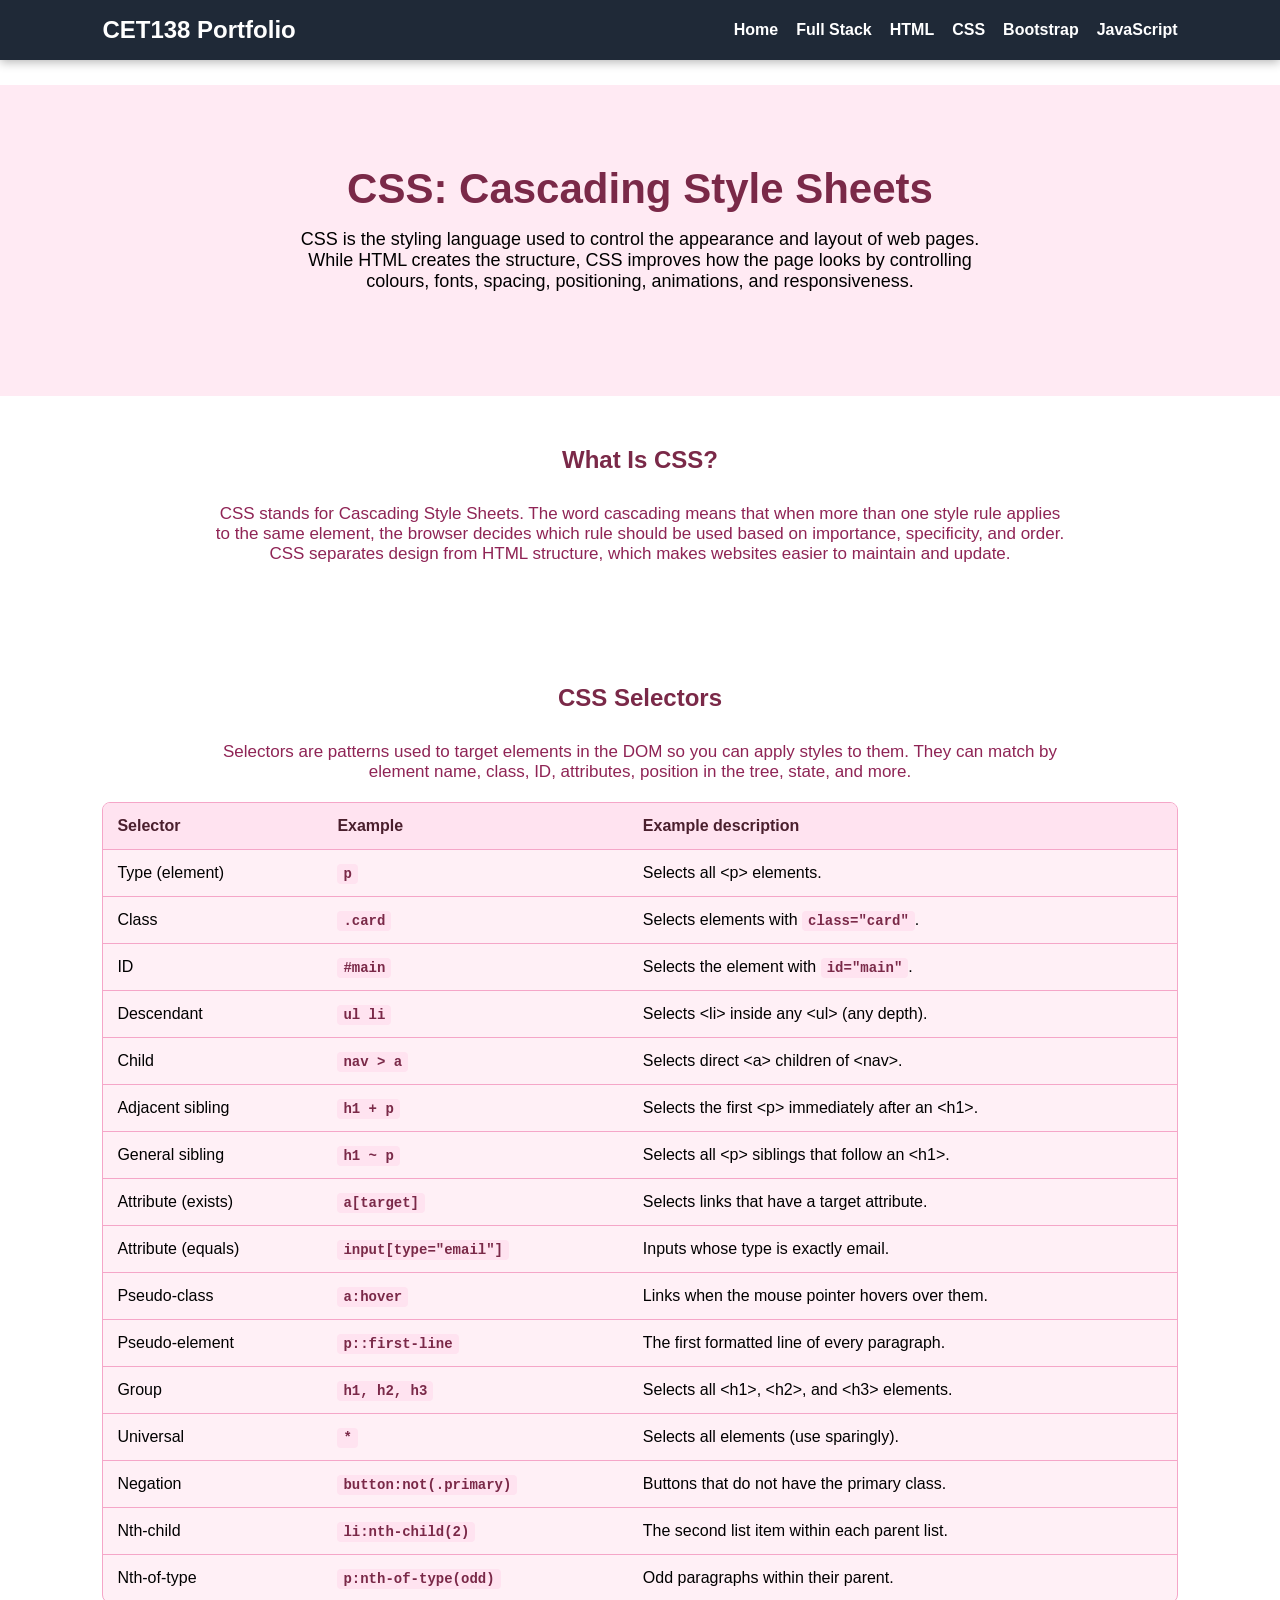
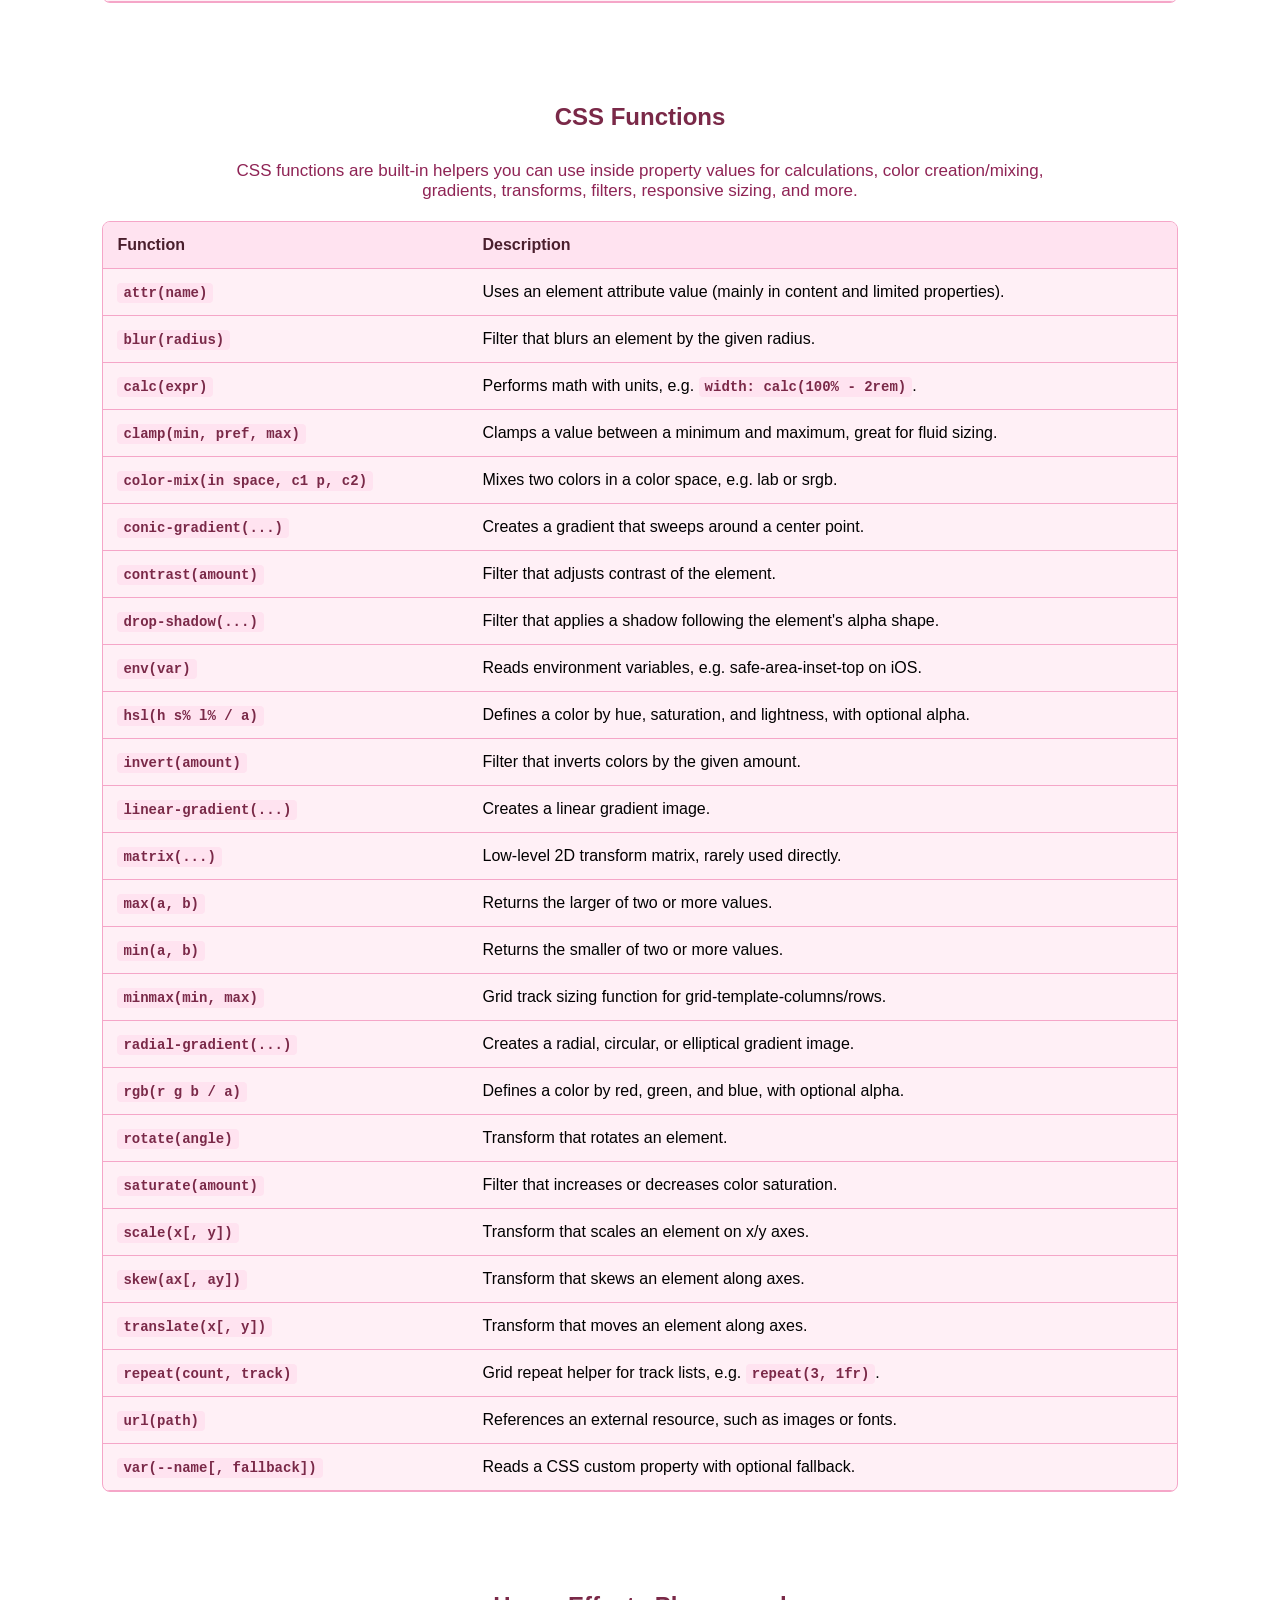
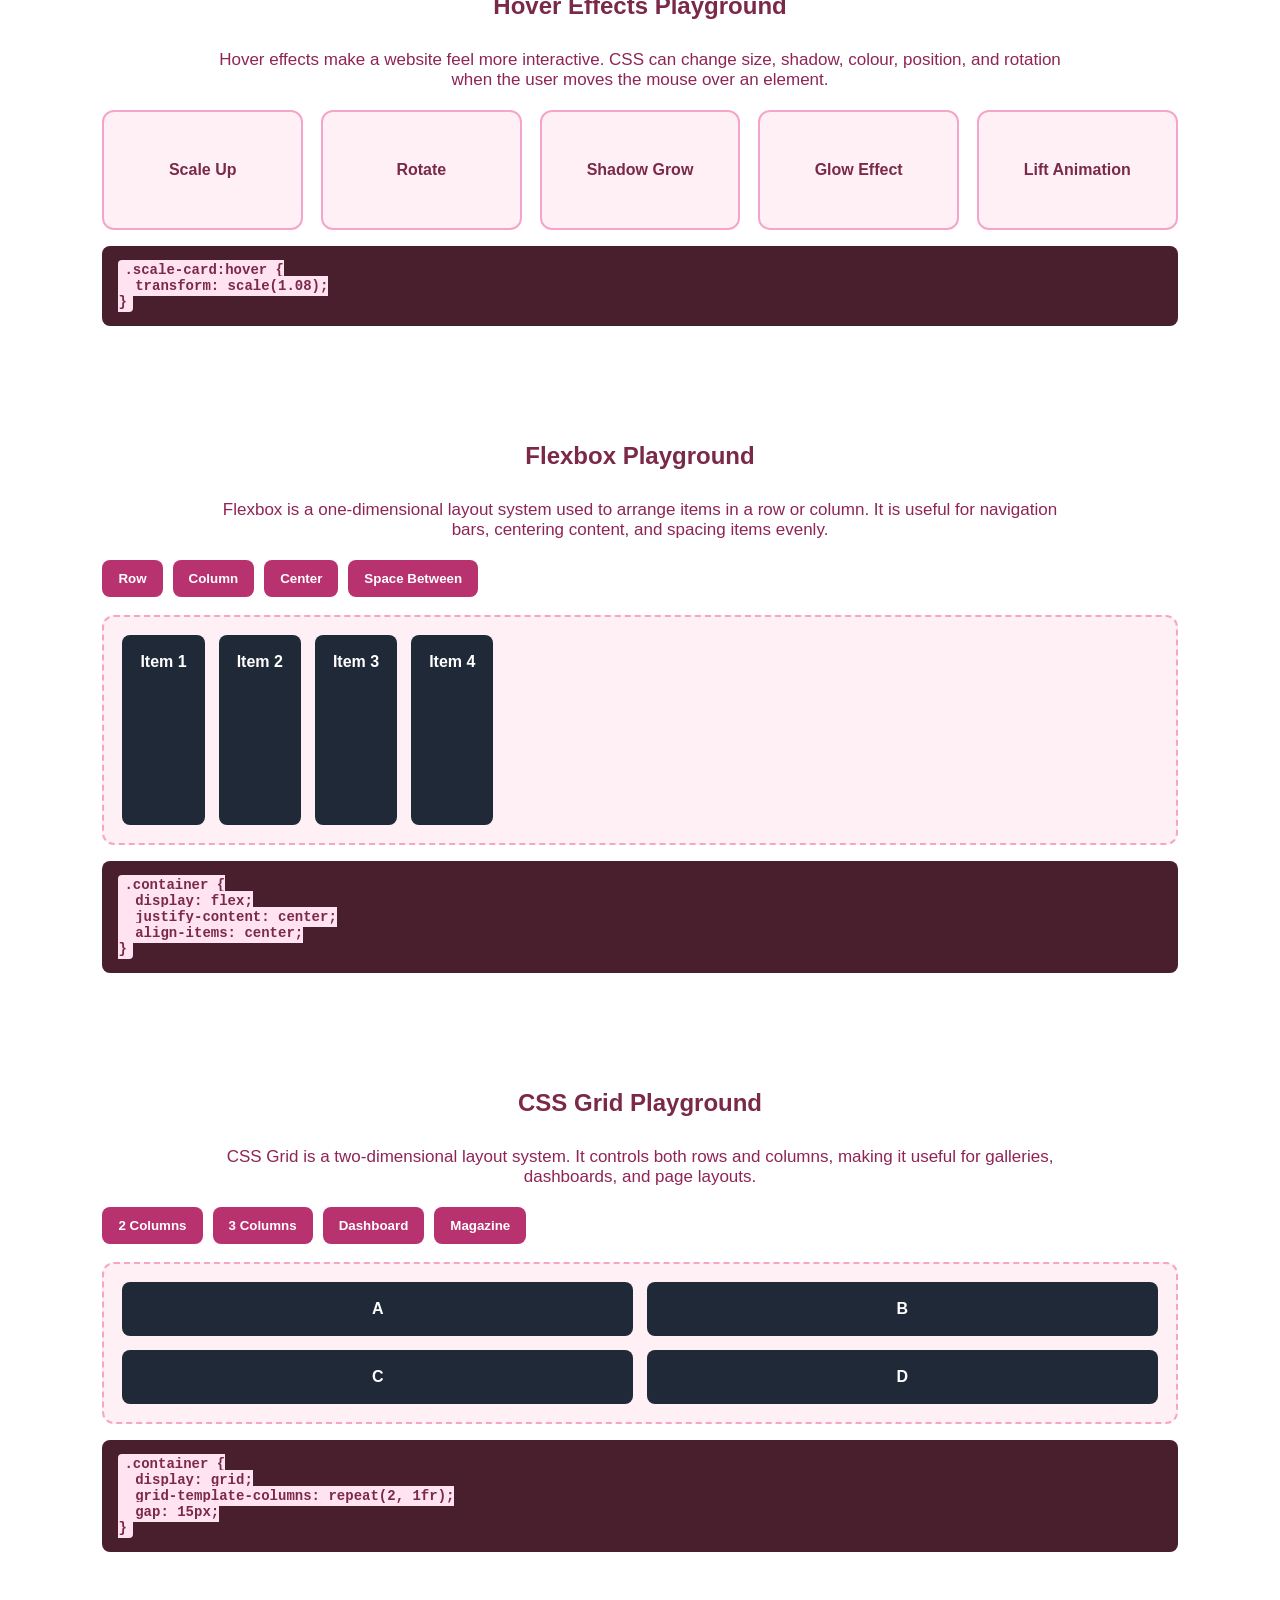
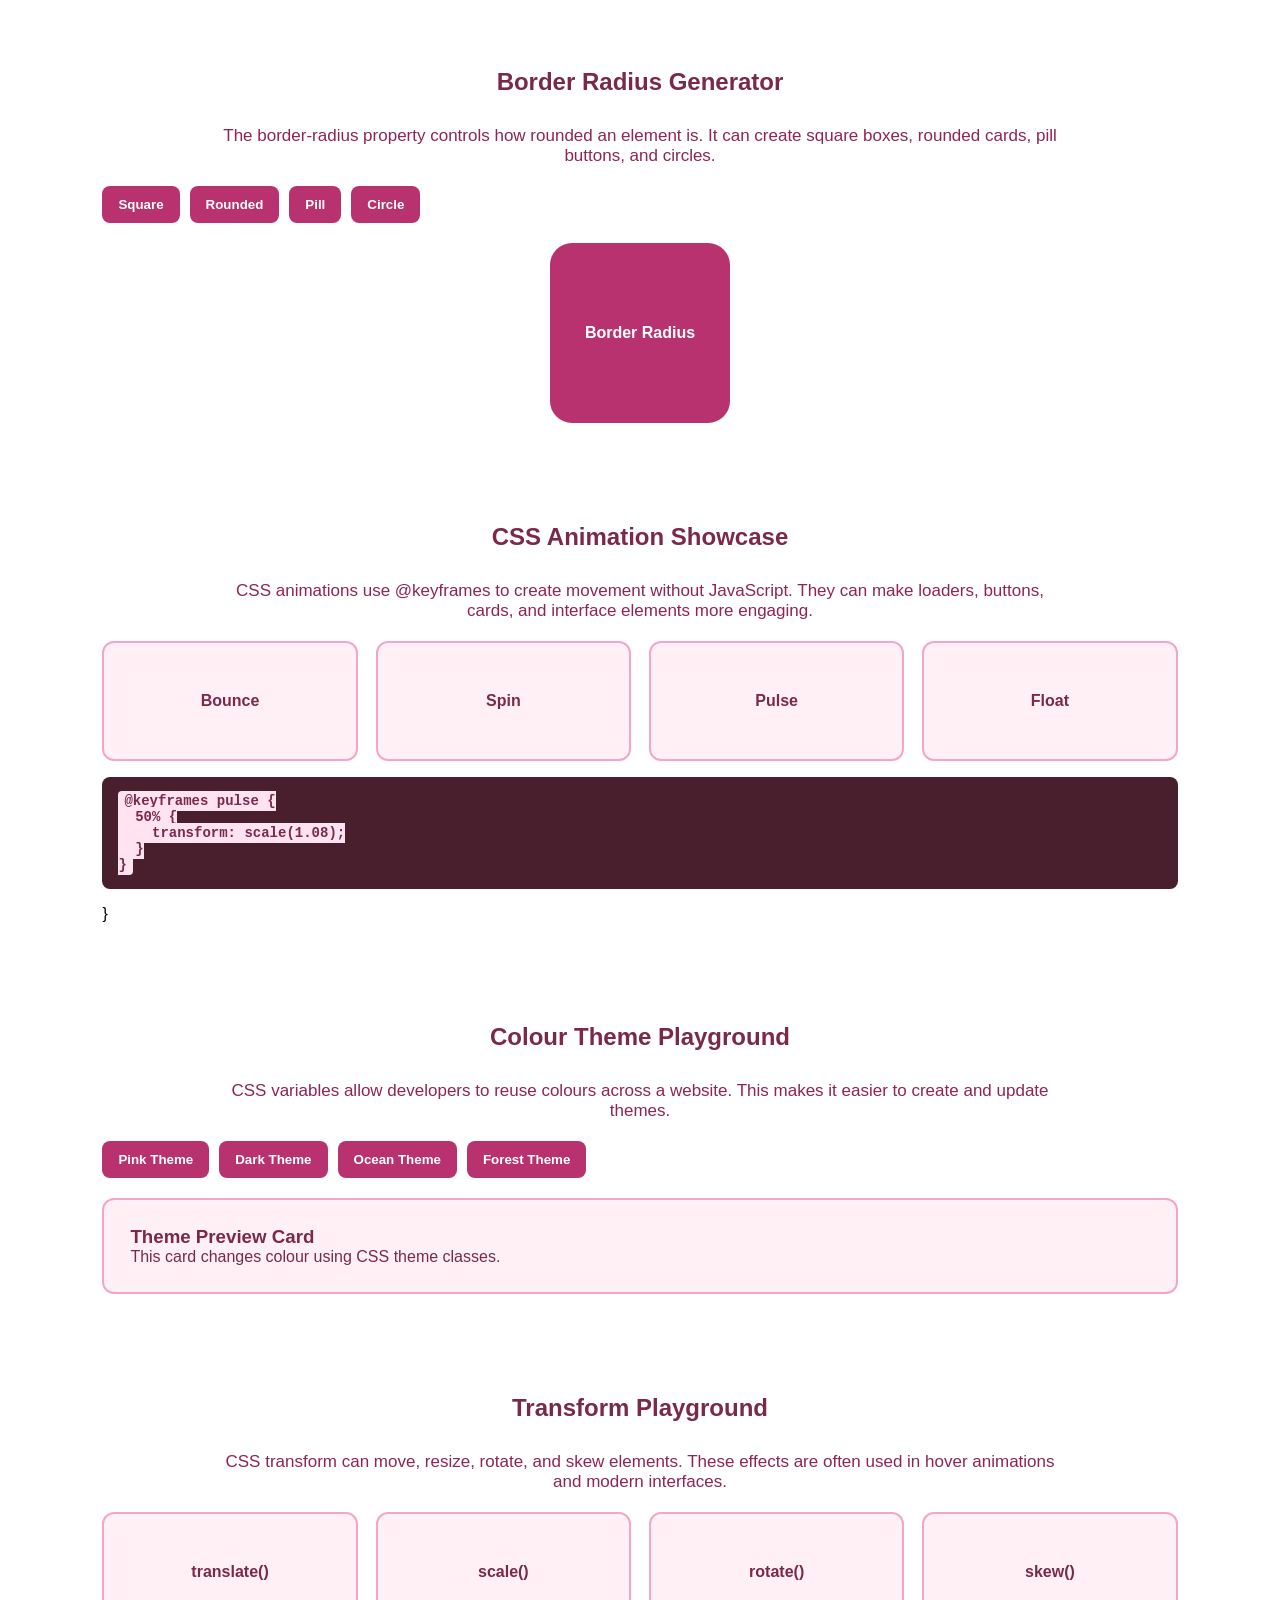
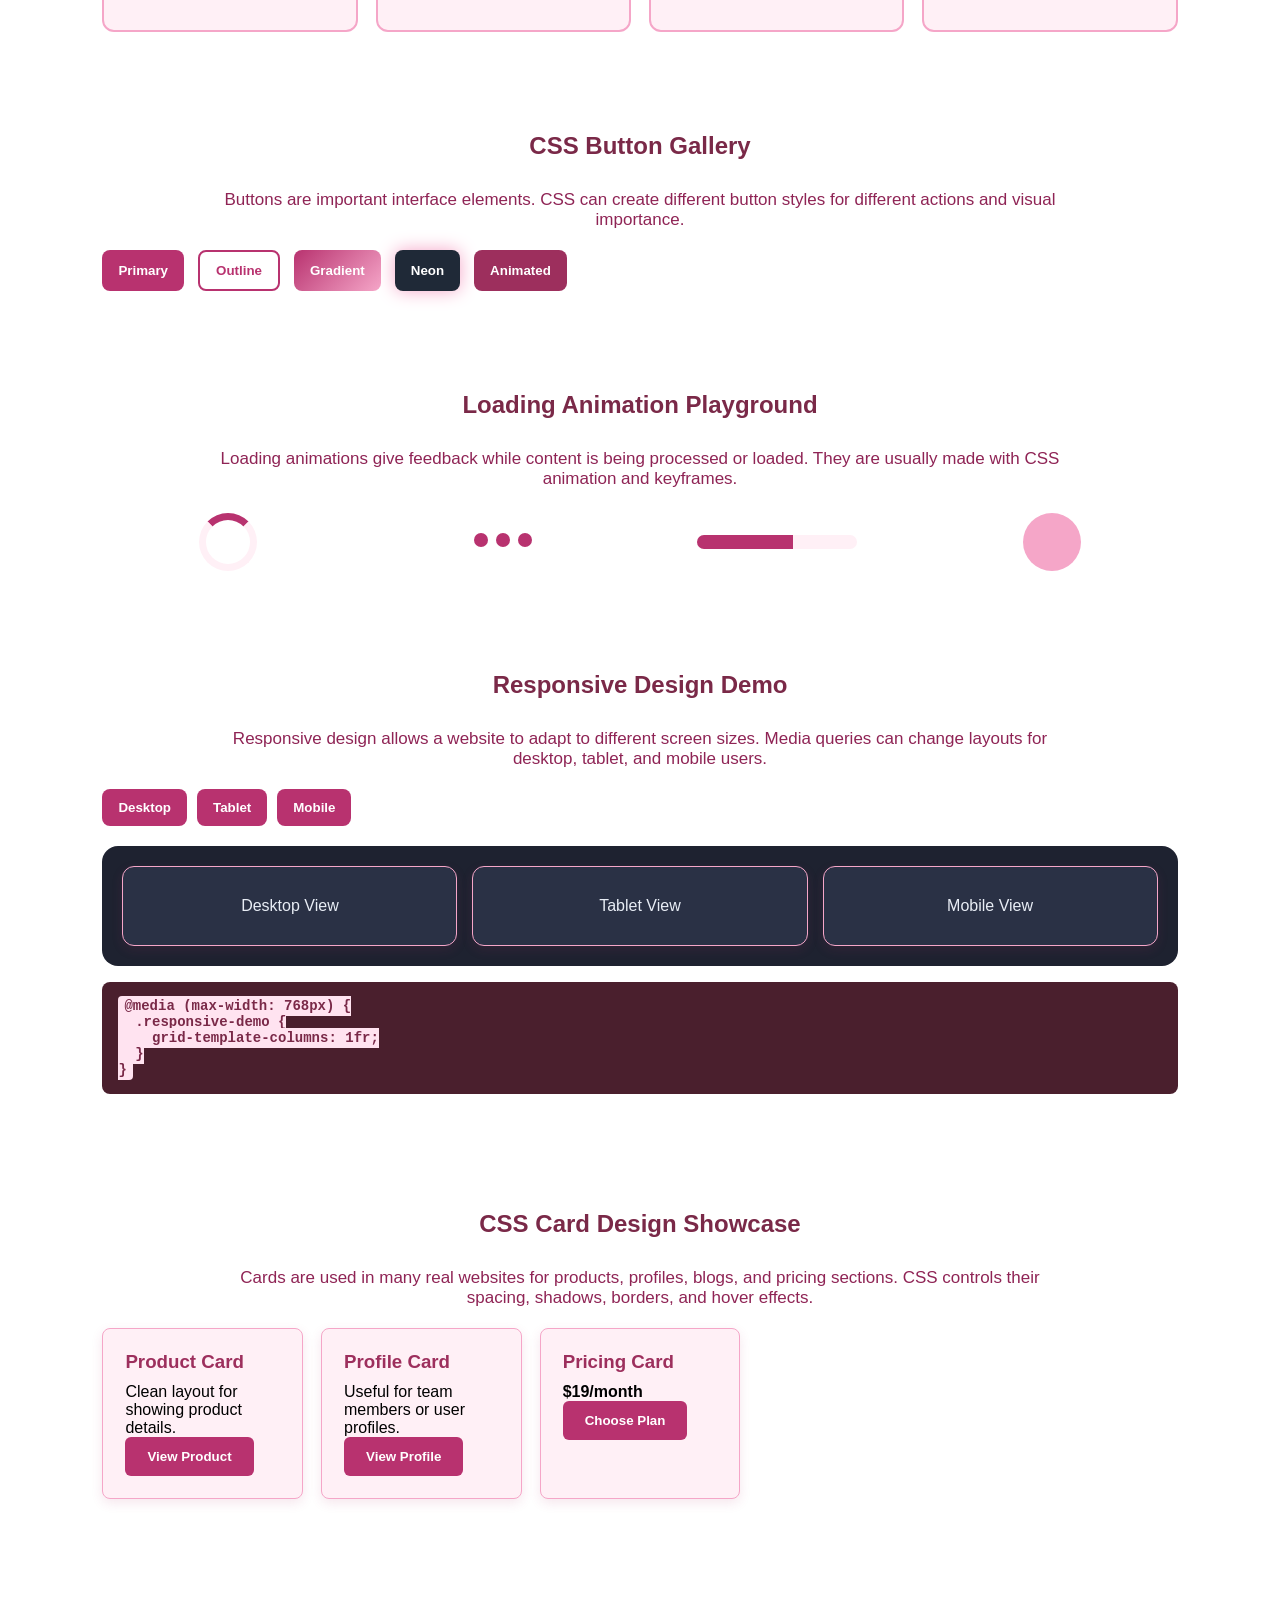
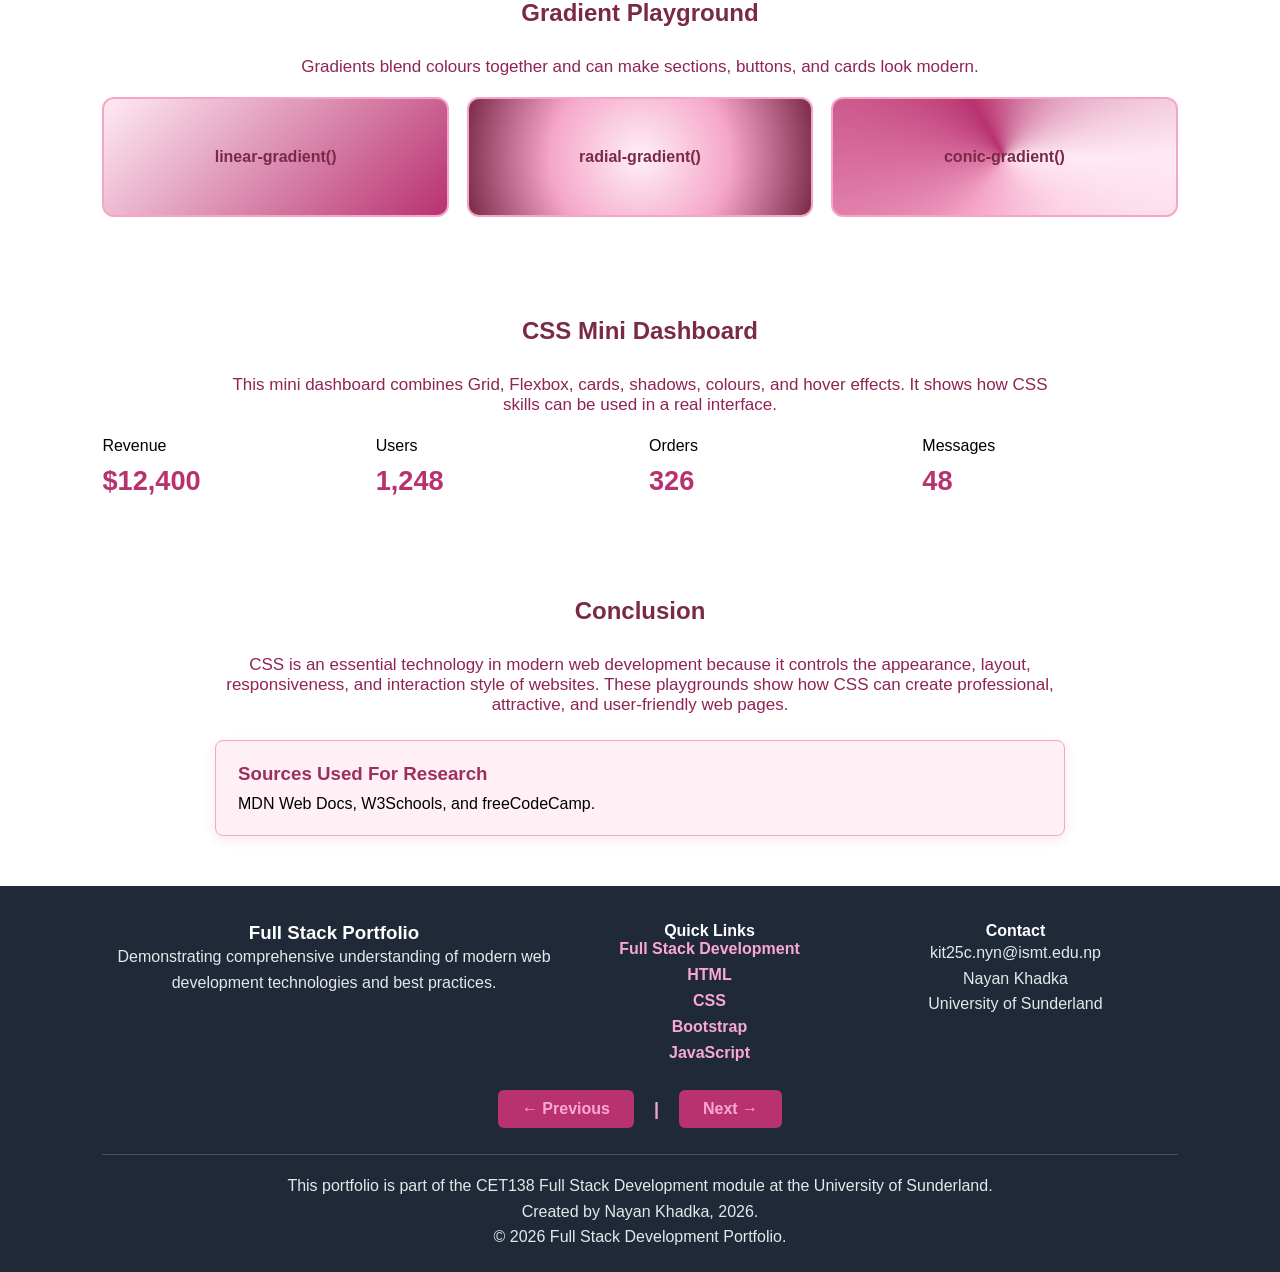
<file: css-1.html>
<!DOCTYPE html>
<html lang="en">
<head>
  <meta charset="UTF-8">
  <meta name="viewport" content="width=device-width, initial-scale=1.0">
  <title>CSS</title>
  <link rel="stylesheet" href="styles/style.css">
</head>
<body>

  <header>
    <nav>
      <h1>CET138 Portfolio</h1>
      <ul>
        <li><a href="index.html">Home</a></li>
        <li><a href="fullstack.html">Full Stack</a></li>
        <li><a href="html.html">HTML</a></li>
        <li><a href="css.html">CSS</a></li>
        <li><a href="bootstrap.html">Bootstrap</a></li>
        <li><a href="javascript.html">JavaScript</a></li>
      </ul>
    </nav>
  </header>

  <main>
    <section class="hero">
      <h2>CSS: Cascading Style Sheets</h2>
      <p>
        CSS is the styling language used to control the appearance and layout of
        web pages. While HTML creates the structure, CSS improves how the page
        looks by controlling colours, fonts, spacing, positioning, animations,
        and responsiveness.
      </p>
    </section>

    <section class="overview">
      <h2>What Is CSS?</h2>
      <p class="explanation">
        CSS stands for Cascading Style Sheets. The word cascading means that
        when more than one style rule applies to the same element, the browser
        decides which rule should be used based on importance, specificity, and
        order. CSS separates design from HTML structure, which makes websites
        easier to maintain and update.
      </p>
    </section>

   <section class="overview">
  <h2>CSS Selectors</h2>
  <p class="explanation">
    Selectors are patterns used to target elements in the DOM so you can apply
    styles to them. They can match by element name, class, ID, attributes,
    position in the tree, state, and more.
  </p>

  <div class="table-wrap">
    <table>
      <thead>
        <tr>
          <th>Selector</th>
          <th>Example</th>
          <th>Example description</th>
        </tr>
      </thead>
      <tbody>
        <tr><td>Type (element)</td><td><code>p</code></td><td>Selects all &lt;p&gt; elements.</td></tr>
        <tr><td>Class</td><td><code>.card</code></td><td>Selects elements with <code>class="card"</code>.</td></tr>
        <tr><td>ID</td><td><code>#main</code></td><td>Selects the element with <code>id="main"</code>.</td></tr>
        <tr><td>Descendant</td><td><code>ul li</code></td><td>Selects &lt;li&gt; inside any &lt;ul&gt; (any depth).</td></tr>
        <tr><td>Child</td><td><code>nav &gt; a</code></td><td>Selects direct &lt;a&gt; children of &lt;nav&gt;.</td></tr>
        <tr><td>Adjacent sibling</td><td><code>h1 + p</code></td><td>Selects the first &lt;p&gt; immediately after an &lt;h1&gt;.</td></tr>
        <tr><td>General sibling</td><td><code>h1 ~ p</code></td><td>Selects all &lt;p&gt; siblings that follow an &lt;h1&gt;.</td></tr>
        <tr><td>Attribute (exists)</td><td><code>a[target]</code></td><td>Selects links that have a target attribute.</td></tr>
        <tr><td>Attribute (equals)</td><td><code>input[type="email"]</code></td><td>Inputs whose type is exactly email.</td></tr>
        <tr><td>Pseudo-class</td><td><code>a:hover</code></td><td>Links when the mouse pointer hovers over them.</td></tr>
        <tr><td>Pseudo-element</td><td><code>p::first-line</code></td><td>The first formatted line of every paragraph.</td></tr>
        <tr><td>Group</td><td><code>h1, h2, h3</code></td><td>Selects all &lt;h1&gt;, &lt;h2&gt;, and &lt;h3&gt; elements.</td></tr>
        <tr><td>Universal</td><td><code>*</code></td><td>Selects all elements (use sparingly).</td></tr>
        <tr><td>Negation</td><td><code>button:not(.primary)</code></td><td>Buttons that do not have the primary class.</td></tr>
        <tr><td>Nth-child</td><td><code>li:nth-child(2)</code></td><td>The second list item within each parent list.</td></tr>
        <tr><td>Nth-of-type</td><td><code>p:nth-of-type(odd)</code></td><td>Odd paragraphs within their parent.</td></tr>
      </tbody>
    </table>
  </div>
</section>

<section class="overview">
  <h2>CSS Functions</h2>
  <p class="explanation">
    CSS functions are built-in helpers you can use inside property values for
    calculations, color creation/mixing, gradients, transforms, filters,
    responsive sizing, and more.
  </p>

  <div class="table-wrap">
    <table>
      <thead>
        <tr>
          <th>Function</th>
          <th>Description</th>
        </tr>
      </thead>
      <tbody>
        <tr><td><code>attr(name)</code></td><td>Uses an element attribute value (mainly in content and limited properties).</td></tr>
        <tr><td><code>blur(radius)</code></td><td>Filter that blurs an element by the given radius.</td></tr>
        <tr><td><code>calc(expr)</code></td><td>Performs math with units, e.g. <code>width: calc(100% - 2rem)</code>.</td></tr>
        <tr><td><code>clamp(min, pref, max)</code></td><td>Clamps a value between a minimum and maximum, great for fluid sizing.</td></tr>
        <tr><td><code>color-mix(in space, c1 p, c2)</code></td><td>Mixes two colors in a color space, e.g. lab or srgb.</td></tr>
        <tr><td><code>conic-gradient(...)</code></td><td>Creates a gradient that sweeps around a center point.</td></tr>
        <tr><td><code>contrast(amount)</code></td><td>Filter that adjusts contrast of the element.</td></tr>
        <tr><td><code>drop-shadow(...)</code></td><td>Filter that applies a shadow following the element's alpha shape.</td></tr>
        <tr><td><code>env(var)</code></td><td>Reads environment variables, e.g. safe-area-inset-top on iOS.</td></tr>
        <tr><td><code>hsl(h s% l% / a)</code></td><td>Defines a color by hue, saturation, and lightness, with optional alpha.</td></tr>
        <tr><td><code>invert(amount)</code></td><td>Filter that inverts colors by the given amount.</td></tr>
        <tr><td><code>linear-gradient(...)</code></td><td>Creates a linear gradient image.</td></tr>
        <tr><td><code>matrix(...)</code></td><td>Low-level 2D transform matrix, rarely used directly.</td></tr>
        <tr><td><code>max(a, b)</code></td><td>Returns the larger of two or more values.</td></tr>
        <tr><td><code>min(a, b)</code></td><td>Returns the smaller of two or more values.</td></tr>
        <tr><td><code>minmax(min, max)</code></td><td>Grid track sizing function for grid-template-columns/rows.</td></tr>
        <tr><td><code>radial-gradient(...)</code></td><td>Creates a radial, circular, or elliptical gradient image.</td></tr>
        <tr><td><code>rgb(r g b / a)</code></td><td>Defines a color by red, green, and blue, with optional alpha.</td></tr>
        <tr><td><code>rotate(angle)</code></td><td>Transform that rotates an element.</td></tr>
        <tr><td><code>saturate(amount)</code></td><td>Filter that increases or decreases color saturation.</td></tr>
        <tr><td><code>scale(x[, y])</code></td><td>Transform that scales an element on x/y axes.</td></tr>
        <tr><td><code>skew(ax[, ay])</code></td><td>Transform that skews an element along axes.</td></tr>
        <tr><td><code>translate(x[, y])</code></td><td>Transform that moves an element along axes.</td></tr>
        <tr><td><code>repeat(count, track)</code></td><td>Grid repeat helper for track lists, e.g. <code>repeat(3, 1fr)</code>.</td></tr>
        <tr><td><code>url(path)</code></td><td>References an external resource, such as images or fonts.</td></tr>
        <tr><td><code>var(--name[, fallback])</code></td><td>Reads a CSS custom property with optional fallback.</td></tr>
      </tbody>
    </table>
  </div>
</section>
    <section class="overview">
      <h2>Hover Effects Playground</h2>
      <p class="explanation">
        Hover effects make a website feel more interactive. CSS can change
        size, shadow, colour, position, and rotation when the user moves the
        mouse over an element.
      </p>

      <div class="playground-grid hover-playground">
  <div class="play-card scale-card" data-effect="scale">Scale Up</div>
  <div class="play-card rotate-card" data-effect="rotate">Rotate</div>
  <div class="play-card shadow-card" data-effect="shadow">Shadow Grow</div>
  <div class="play-card glow-card" data-effect="glow">Glow Effect</div>
  <div class="play-card lift-card" data-effect="lift">Lift Animation</div>
</div>
<pre id="hoverCode"><code>.scale-card:hover {
  transform: scale(1.08);
}</code></pre>
    </section>

    <section class="overview">
      <h2>Flexbox Playground</h2>
      <p class="explanation">
        Flexbox is a one-dimensional layout system used to arrange items in a
        row or column. It is useful for navigation bars, centering content, and
        spacing items evenly.
      </p>

      <div class="control-buttons">
        <button onclick="setFlex('row')">Row</button>
        <button onclick="setFlex('column')">Column</button>
        <button onclick="setFlex('center')">Center</button>
        <button onclick="setFlex('between')">Space Between</button>
      </div>

      <div id="flexBox" class="flex-playground row-mode">
        <div>Item 1</div>
        <div>Item 2</div>
        <div>Item 3</div>
        <div>Item 4</div>
      </div>

      <pre id="flexCode"><code>.container {
  display: flex;
  justify-content: center;
  align-items: center;
}</code></pre>
    </section>

    <section class="overview">
      <h2>CSS Grid Playground</h2>
      <p class="explanation">
        CSS Grid is a two-dimensional layout system. It controls both rows and
        columns, making it useful for galleries, dashboards, and page layouts.
      </p>

      <div class="control-buttons">
        <button onclick="setGrid('two')">2 Columns</button>
        <button onclick="setGrid('three')">3 Columns</button>
        <button onclick="setGrid('dashboard')">Dashboard</button>
        <button onclick="setGrid('magazine')">Magazine</button>
      </div>

      <div id="gridBox" class="grid-playground grid-two">
        <div>A</div>
        <div>B</div>
        <div>C</div>
        <div>D</div>
      </div>

      <pre id="gridCode"><code>.container {
  display: grid;
  grid-template-columns: repeat(2, 1fr);
  gap: 15px;
}</code></pre>
    </section>

    <section class="overview">
      <h2>Border Radius Generator</h2>
      <p class="explanation">
        The border-radius property controls how rounded an element is. It can
        create square boxes, rounded cards, pill buttons, and circles.
      </p>

      <div class="control-buttons">
        <button onclick="setRadius('square')">Square</button>
        <button onclick="setRadius('rounded')">Rounded</button>
        <button onclick="setRadius('pill')">Pill</button>
        <button onclick="setRadius('circle')">Circle</button>
      </div>

      <div id="radiusBox" class="radius-demo rounded">Border Radius</div>
    </section>

    <section class="overview">
      <h2>CSS Animation Showcase</h2>
      <p class="explanation">
        CSS animations use @keyframes to create movement without JavaScript.
        They can make loaders, buttons, cards, and interface elements more
        engaging.
      </p>

     <div class="playground-grid animation-showcase">
  <div class="play-card bounce" data-anim="bounce">Bounce</div>
  <div class="play-card spin" data-anim="spin">Spin</div>
  <div class="play-card pulse" data-anim="pulse">Pulse</div>
  <div class="play-card float" data-anim="float">Float</div>
</div>
      <pre id="animCode"><code>@keyframes pulse {
  50% {
    transform: scale(1.08);
  }
}</code></pre>
}</code></pre>
    </section>

    <section class="overview">
      <h2>Colour Theme Playground</h2>
      <p class="explanation">
        CSS variables allow developers to reuse colours across a website. This
        makes it easier to create and update themes.
      </p>

      <div class="control-buttons">
        <button onclick="setTheme('pink')">Pink Theme</button>
        <button onclick="setTheme('dark')">Dark Theme</button>
        <button onclick="setTheme('ocean')">Ocean Theme</button>
        <button onclick="setTheme('forest')">Forest Theme</button>
      </div>

      <div id="themeCard" class="theme-card pink">
        <h3>Theme Preview Card</h3>
        <p>This card changes colour using CSS theme classes.</p>
      </div>
    </section>

    <section class="overview">
      <h2>Transform Playground</h2>
      <p class="explanation">
        CSS transform can move, resize, rotate, and skew elements. These effects
        are often used in hover animations and modern interfaces.
      </p>

      <div class="playground-grid transform-playground">
        <div class="play-card translate-demo">translate()</div>
        <div class="play-card scale-demo">scale()</div>
        <div class="play-card rotate-demo">rotate()</div>
        <div class="play-card skew-demo">skew()</div>
      </div>
    </section>

    <section class="overview">
      <h2>CSS Button Gallery</h2>
      <p class="explanation">
        Buttons are important interface elements. CSS can create different
        button styles for different actions and visual importance.
      </p>

      <div class="button-gallery">
        <button class="gallery-btn primary-btn">Primary</button>
        <button class="gallery-btn outline-btn">Outline</button>
        <button class="gallery-btn gradient-btn">Gradient</button>
        <button class="gallery-btn neon-btn">Neon</button>
        <button class="gallery-btn animated-btn">Animated</button>
      </div>
    </section>

    <section class="overview">
      <h2>Loading Animation Playground</h2>
      <p class="explanation">
        Loading animations give feedback while content is being processed or
        loaded. They are usually made with CSS animation and keyframes.
      </p>

      <div class="loader-area">
        <div class="spinner"></div>
        <div class="dots"><span></span><span></span><span></span></div>
        <div class="progress-loader"><span></span></div>
        <div class="pulse-loader"></div>
      </div>
    </section>

    <section class="overview">
      <h2>Responsive Design Demo</h2>
      <p class="explanation">
        Responsive design allows a website to adapt to different screen sizes.
        Media queries can change layouts for desktop, tablet, and mobile users.
      </p>
<div class="control-buttons">
  <button onclick="setResponsive('desktop')">Desktop</button>
  <button onclick="setResponsive('tablet')">Tablet</button>
  <button onclick="setResponsive('mobile')">Mobile</button>
</div>
      <div id="responsiveDemo" class="responsive-demo view-desktop">
  <div>Desktop View</div>
  <div>Tablet View</div>
  <div>Mobile View</div>
</div>

<pre id="responsiveCode"><code>@media (max-width: 768px) {
  .responsive-demo {
    grid-template-columns: 1fr;
  }
}</code></pre>
    </section>

    <section class="overview">
      <h2>CSS Card Design Showcase</h2>
      <p class="explanation">
        Cards are used in many real websites for products, profiles, blogs, and
        pricing sections. CSS controls their spacing, shadows, borders, and
        hover effects.
      </p>

      <div class="cards">
        <article class="card product-card">
          <h3>Product Card</h3>
          <p>Clean layout for showing product details.</p>
          <button class="btn">View Product</button>
        </article>

        <article class="card profile-card">
          <h3>Profile Card</h3>
          <p>Useful for team members or user profiles.</p>
          <button class="btn">View Profile</button>
        </article>

        <article class="card pricing-card">
          <h3>Pricing Card</h3>
          <p><strong>$19/month</strong></p>
          <button class="btn">Choose Plan</button>
        </article>
      </div>
    </section>

    <section class="overview">
      <h2>Gradient Playground</h2>
      <p class="explanation">
        Gradients blend colours together and can make sections, buttons, and
        cards look modern.
      </p>

      <div class="playground-grid gradient-playground">
        <div class="gradient-box linear">linear-gradient()</div>
        <div class="gradient-box radial">radial-gradient()</div>
        <div class="gradient-box conic">conic-gradient()</div>
      </div>
    </section>

    <section class="overview">
      <h2>CSS Mini Dashboard</h2>
      <p class="explanation">
        This mini dashboard combines Grid, Flexbox, cards, shadows, colours, and
        hover effects. It shows how CSS skills can be used in a real interface.
      </p>

      <div class="mini-dashboard">
        <div class="dash-card"><span>Revenue</span><strong>$12,400</strong></div>
        <div class="dash-card"><span>Users</span><strong>1,248</strong></div>
        <div class="dash-card"><span>Orders</span><strong>326</strong></div>
        <div class="dash-card"><span>Messages</span><strong>48</strong></div>
      </div>
    </section>

    <section class="overview">
      <h2>Conclusion</h2>
      <p class="explanation">
        CSS is an essential technology in modern web development because it
        controls the appearance, layout, responsiveness, and interaction style of
        websites. These playgrounds show how CSS can create professional,
        attractive, and user-friendly web pages.
      </p>

      <div class="card references">
        <h3>Sources Used For Research</h3>
        <p>MDN Web Docs, W3Schools, and freeCodeCamp.</p>
      </div>
    </section>
  </main>

   <!-- ===== FOOTER WITH NAVIGATION BUTTONS ===== -->
    <footer class="site-footer">
        <div class="footer-content">
            <div class="footer-about">
                <h3>Full Stack Portfolio</h3>
                <p>
                    Demonstrating comprehensive understanding of modern web development
                    technologies and best practices.
                </p>
            </div>
            <div class="footer-links">
                <h4>Quick Links</h4>
                <ul>
                    <li><a href="fullstack.html">Full Stack Development</a></li>
                    <li><a href="html.html">HTML</a></li>
                    <li><a href="css.html">CSS</a></li>
                    <li><a href="bootstrap.html">Bootstrap</a></li>
                    <li><a href="javascript.html">JavaScript</a></li>
                </ul>
            </div>
            <div class="footer-contact">
                <h4>Contact</h4>
                <p>kit25c.nyn@ismt.edu.np</p>
                <p>Nayan Khadka</p>
                <p>University of Sunderland</p>
            </div>
        </div>

        <!-- ===== PAGE NAVIGATION BUTTONS ===== -->
        <div class="footer-nav">
            <a href="css.html" class="footer-nav-btn prev-btn">← Previous</a>
            <span class="footer-nav-divider">|</span>
            <a href="javascript.html" class="footer-nav-btn next-btn">Next →</a>
        </div>

        <div class="footer-bottom">
            <p>This portfolio is part of the CET138 Full Stack Development module at the University of Sunderland.</p>
            <p>Created by Nayan Khadka, 2026.</p>
            <p>&copy; 2026 Full Stack Development Portfolio.</p>
        </div>
    </footer>

          <script>
    function setFlex(mode) {
      const box = document.getElementById("flexBox");
      box.className = "flex-playground " + mode + "-mode";
      const flexCodeDisplay = document.querySelector('#flexCode code');
      const flexCSS = {
        row: `.flex-playground.row-mode {\n  display: flex;\n  flex-direction: row;\n  justify-content: flex-start;\n  align-items: center;\n}`,
        column: `.flex-playground.column-mode {\n  display: flex;\n  flex-direction: column;\n  justify-content: flex-start;\n  align-items: center;\n}`,
        center: `.flex-playground.center-mode {\n  display: flex;\n  justify-content: center;\n  align-items: center;\n}`,
        between: `.flex-playground.between-mode {\n  display: flex;\n  justify-content: space-between;\n  align-items: center;\n}`
      };
      if (flexCSS[mode]) flexCodeDisplay.textContent = flexCSS[mode];
    }

    function setGrid(mode) {
      const box = document.getElementById("gridBox");
      box.className = "grid-playground grid-" + mode;
      const gridCodeDisplay = document.querySelector('#gridCode code');
      const gridCSS = {
        two: `.grid-playground.grid-two {\n  display: grid;\n  grid-template-columns: repeat(2, 1fr);\n  gap: 15px;\n}`,
        three: `.grid-playground.grid-three {\n  display: grid;\n  grid-template-columns: repeat(3, 1fr);\n  gap: 15px;\n}`,
        dashboard: `.grid-playground.grid-dashboard {\n  display: grid;\n  grid-template-columns: 1fr 2fr;\n  grid-template-rows: auto 1fr;\n  gap: 15px;\n}`,
        magazine: `.grid-playground.grid-magazine {\n  display: grid;\n  grid-template-columns: 1fr 1fr 1fr;\n  grid-auto-rows: minmax(100px, auto);\n  gap: 15px;\n}`
      };
      if (gridCSS[mode]) gridCodeDisplay.textContent = gridCSS[mode];
    }

    function setRadius(shape) {
      const box = document.getElementById("radiusBox");
      box.className = "radius-demo " + shape;
    }

    function setTheme(theme) {
      const card = document.getElementById("themeCard");
      card.className = "theme-card " + theme;
    }

    // ─── Hover effect code display ───
    const effectCSS = {
      scale: `.scale-card:hover {\n  transform: scale(1.08);\n}`,
      rotate: `.rotate-card:hover {\n  transform: rotate(6deg);\n}`,
      shadow: `.shadow-card:hover {\n  box-shadow: 0 12px 40px rgba(0,0,0,0.6);\n  transform: translateY(-2px);\n}`,
      glow: `.glow-card:hover {\n  box-shadow: 0 0 30px rgba(196,132,252,0.5),\n              0 0 60px rgba(196,132,252,0.15);\n  transform: scale(1.02);\n}`,
      lift: `.lift-card:hover {\n  transform: translateY(-12px) scale(1.02);\n  box-shadow: 0 20px 50px rgba(0,0,0,0.5);\n}`
    };
    const hoverCards = document.querySelectorAll('.play-card');
    const codeDisplay = document.querySelector('#hoverCode code');
    hoverCards.forEach(card => {
      card.addEventListener('click', function() {
        const effect = this.dataset.effect;
        if (effect && effectCSS[effect]) codeDisplay.textContent = effectCSS[effect];
      });
    });

    // ─── Animation Showcase ───
    const animCSS = {
      bounce: `@keyframes bounce {\n  0%, 100% {\n    transform: translateY(0);\n  }\n  50% {\n    transform: translateY(-20px);\n  }\n}\n\n.bounce {\n  animation: bounce 0.8s ease infinite;\n}`,
      spin: `@keyframes spin {\n  from {\n    transform: rotate(0deg);\n  }\n  to {\n    transform: rotate(360deg);\n  }\n}\n\n.spin {\n  animation: spin 1.5s linear infinite;\n}`,
      pulse: `@keyframes pulse {\n  50% {\n    transform: scale(1.08);\n  }\n}\n\n.pulse {\n  animation: pulse 0.8s ease-in-out infinite;\n}`,
      float: `@keyframes float {\n  0%, 100% {\n    transform: translateY(0);\n  }\n  50% {\n    transform: translateY(-12px);\n  }\n}\n\n.float {\n  animation: float 1.2s ease-in-out infinite;\n}`
    };
    const animCards = document.querySelectorAll('.animation-showcase .play-card');
    const animCodeDisplay = document.querySelector('#animCode code');
    animCards.forEach(card => {
      card.addEventListener('click', function() {
        this.classList.toggle('anim-paused');
        const animKey = this.dataset.anim;
        if (animKey && animCSS[animKey]) animCodeDisplay.textContent = animCSS[animKey];
      });
    });

    // ─── Responsive Design Demo ───
    function setResponsive(view) {
      const container = document.getElementById('responsiveDemo');
      container.classList.remove('view-desktop', 'view-tablet', 'view-mobile');
      container.classList.add('view-' + view);
      const codeDisplay = document.querySelector('#responsiveCode code');
      const responsiveCSS = {
        desktop: `/* Desktop: 3 columns */\n.responsive-demo {\n  display: grid;\n  grid-template-columns: repeat(3, 1fr);\n  gap: 15px;\n}`,
        tablet: `/* Tablet: 2 columns */\n@media (max-width: 768px) {\n  .responsive-demo {\n    grid-template-columns: repeat(2, 1fr);\n  }\n}`,
        mobile: `/* Mobile: 1 column */\n@media (max-width: 480px) {\n  .responsive-demo {\n    grid-template-columns: 1fr;\n  }\n}`
      };
      if (responsiveCSS[view]) {
        codeDisplay.textContent = responsiveCSS[view];
      }
    }
  </script>
</body>
</html>
</file>
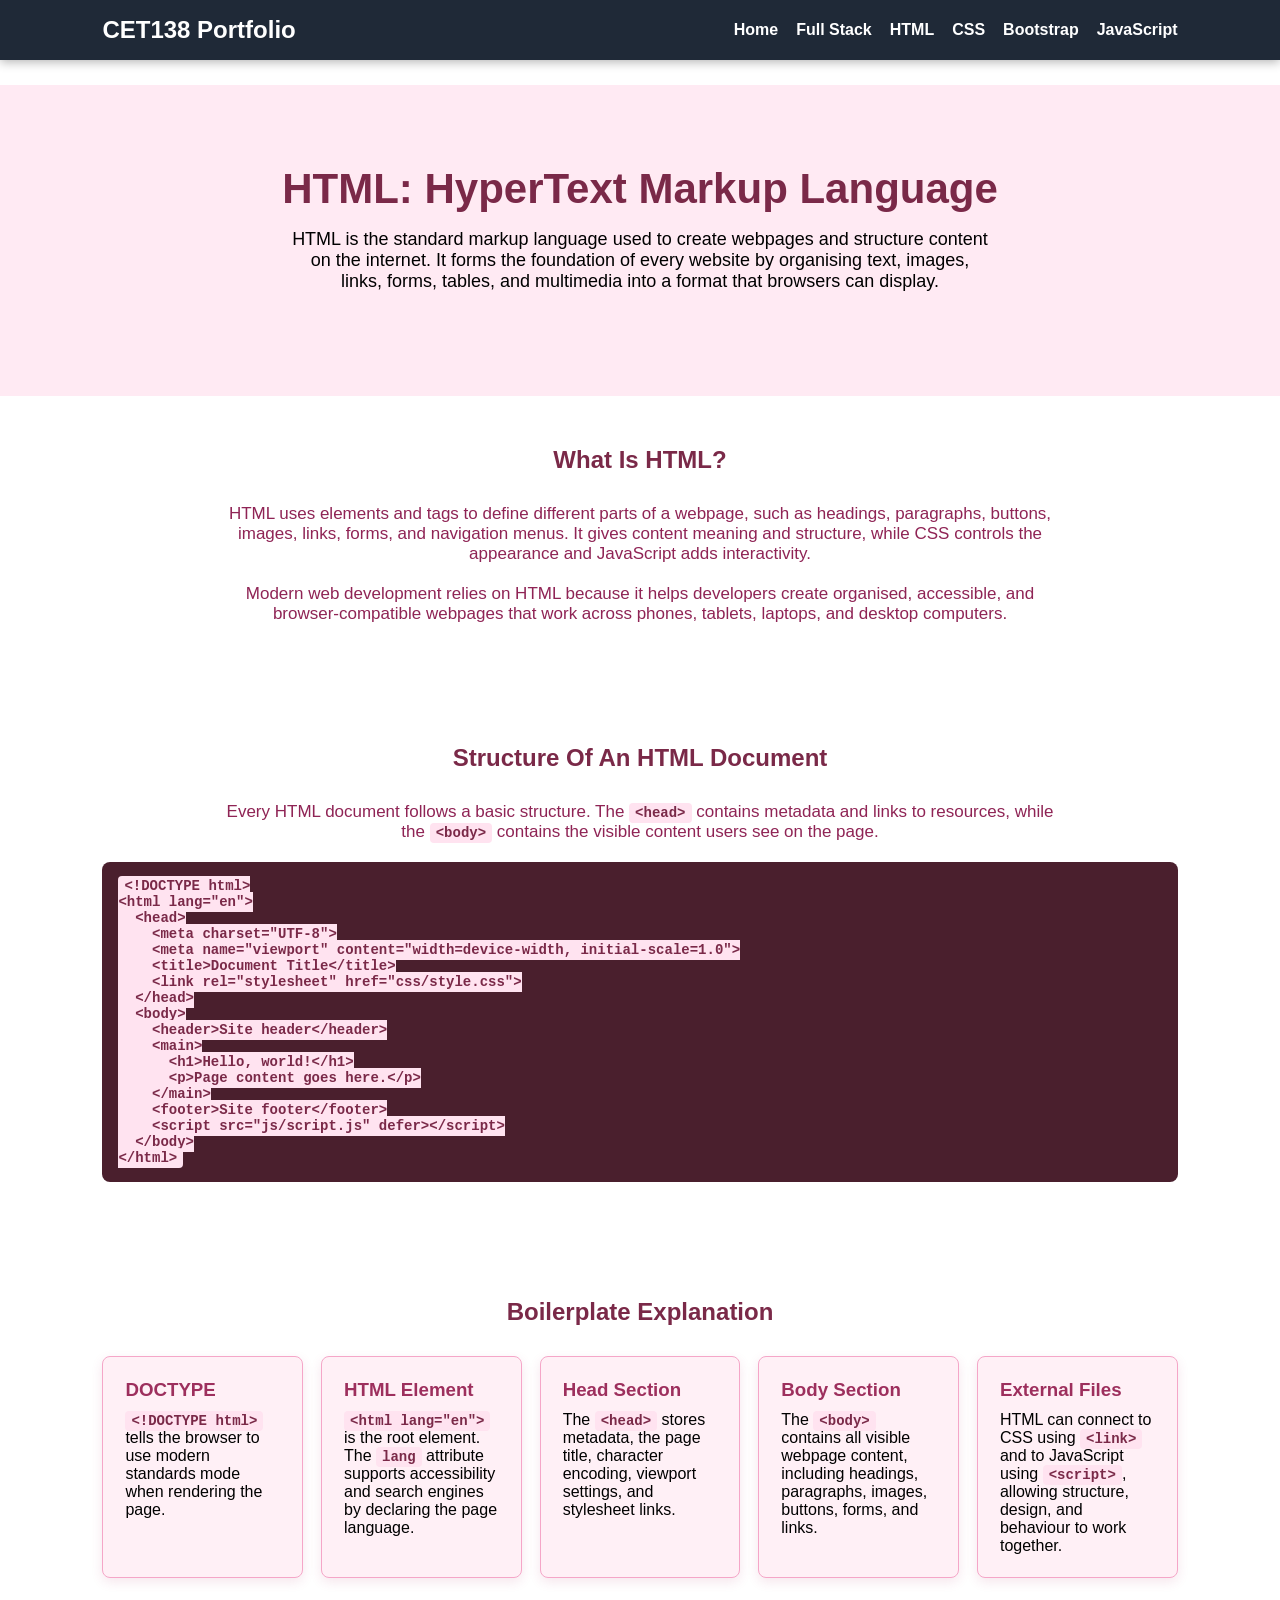
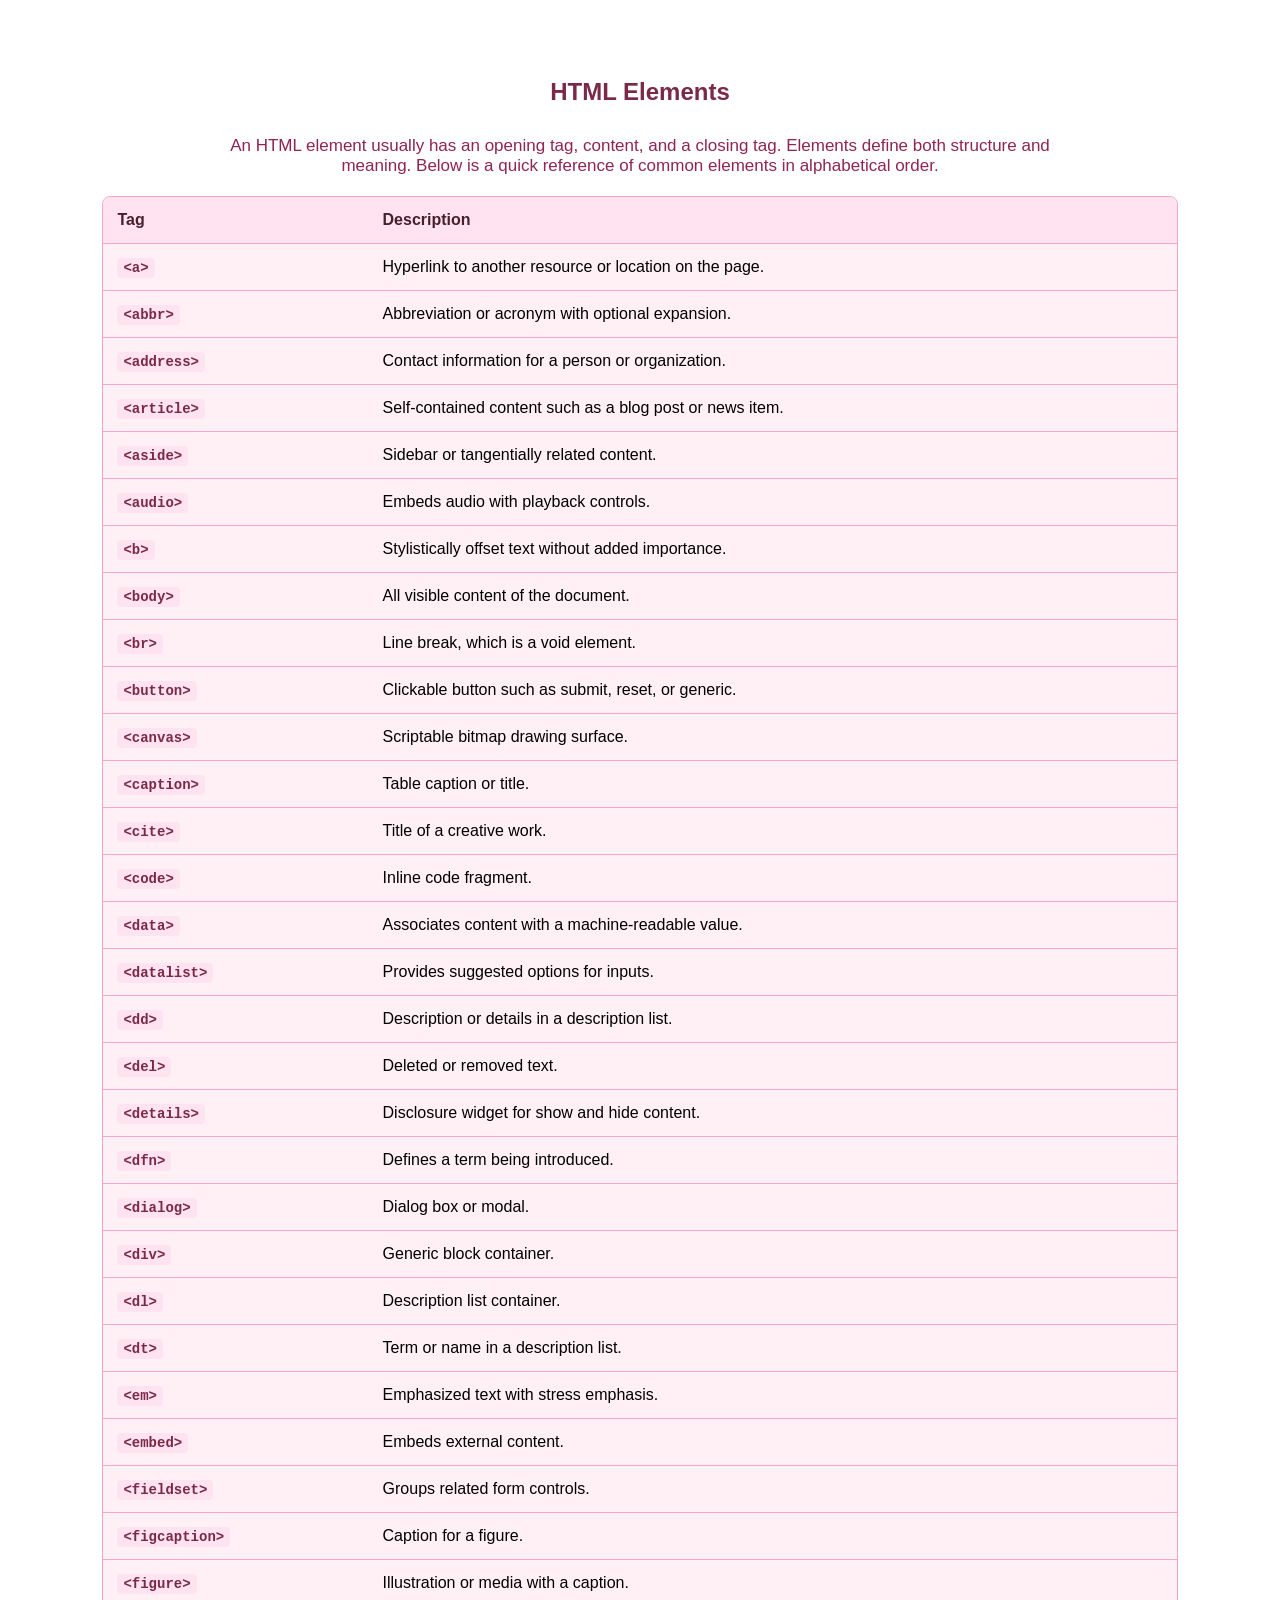
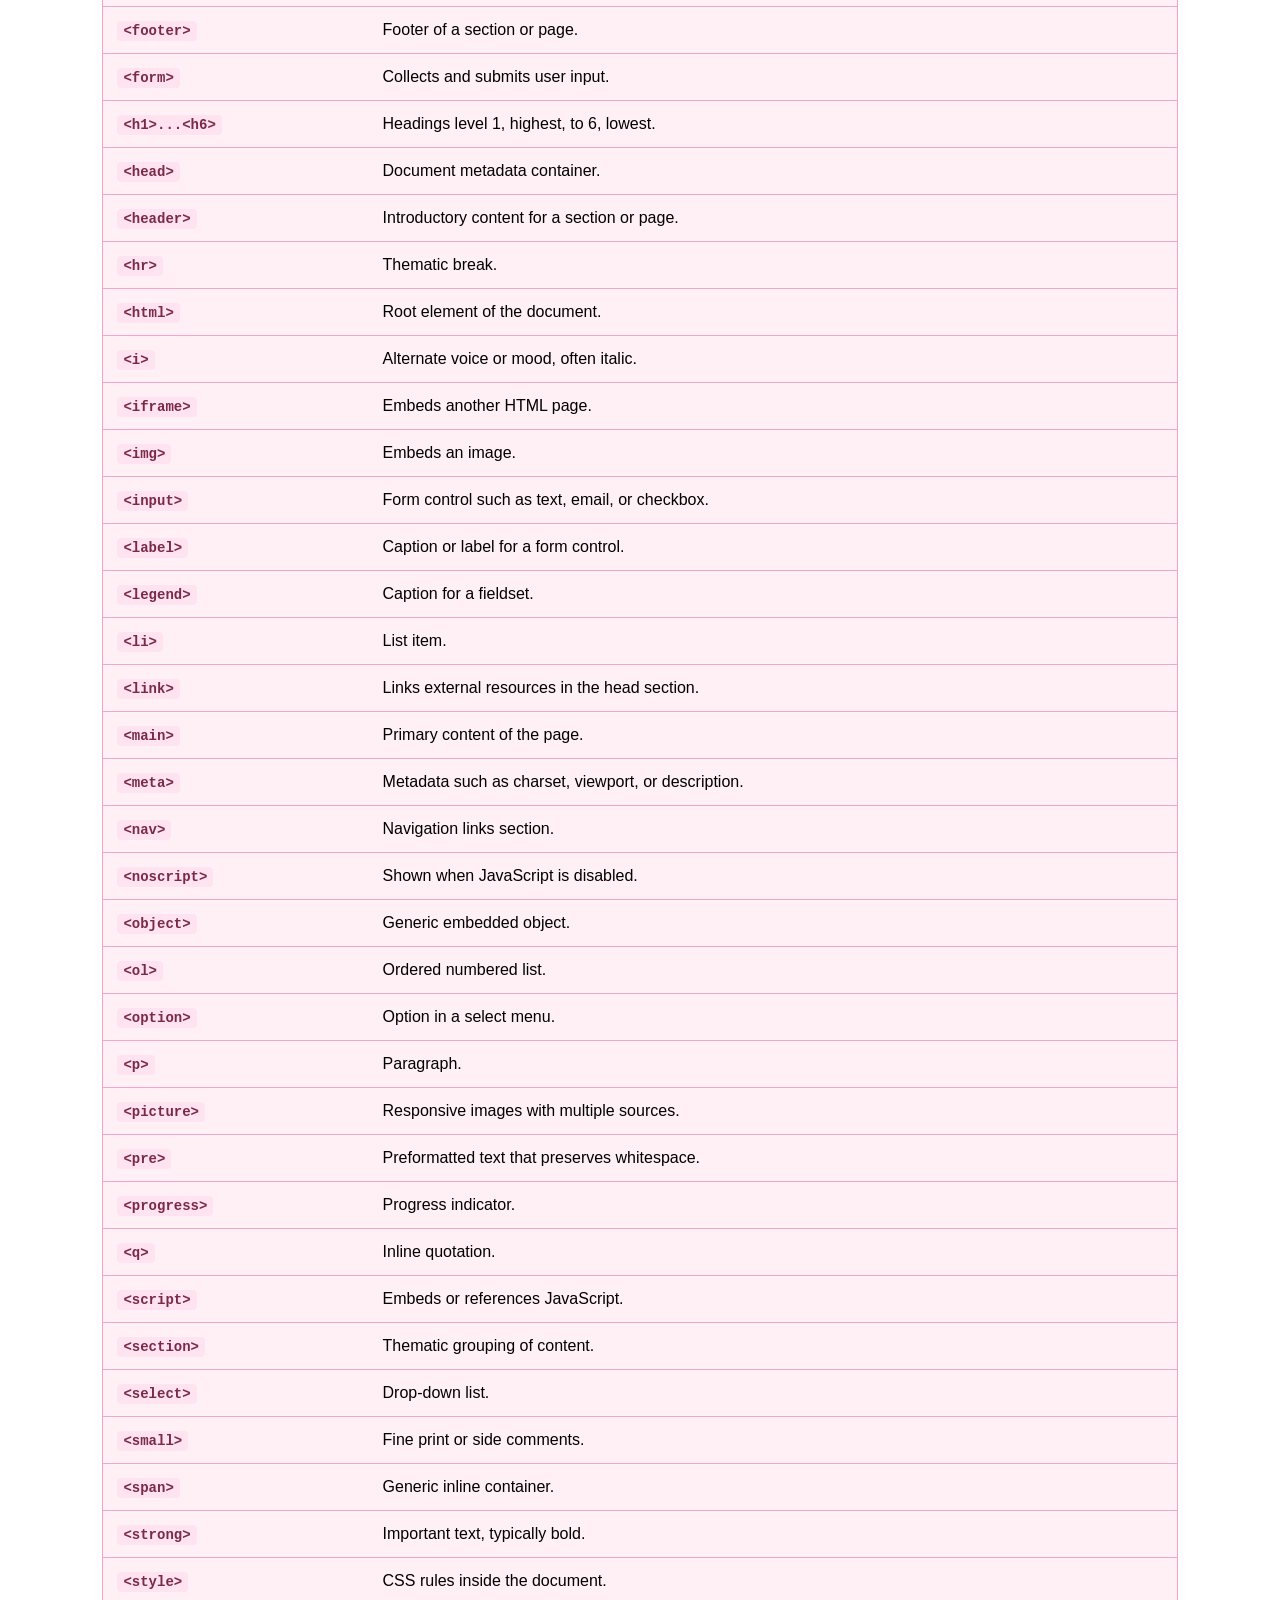
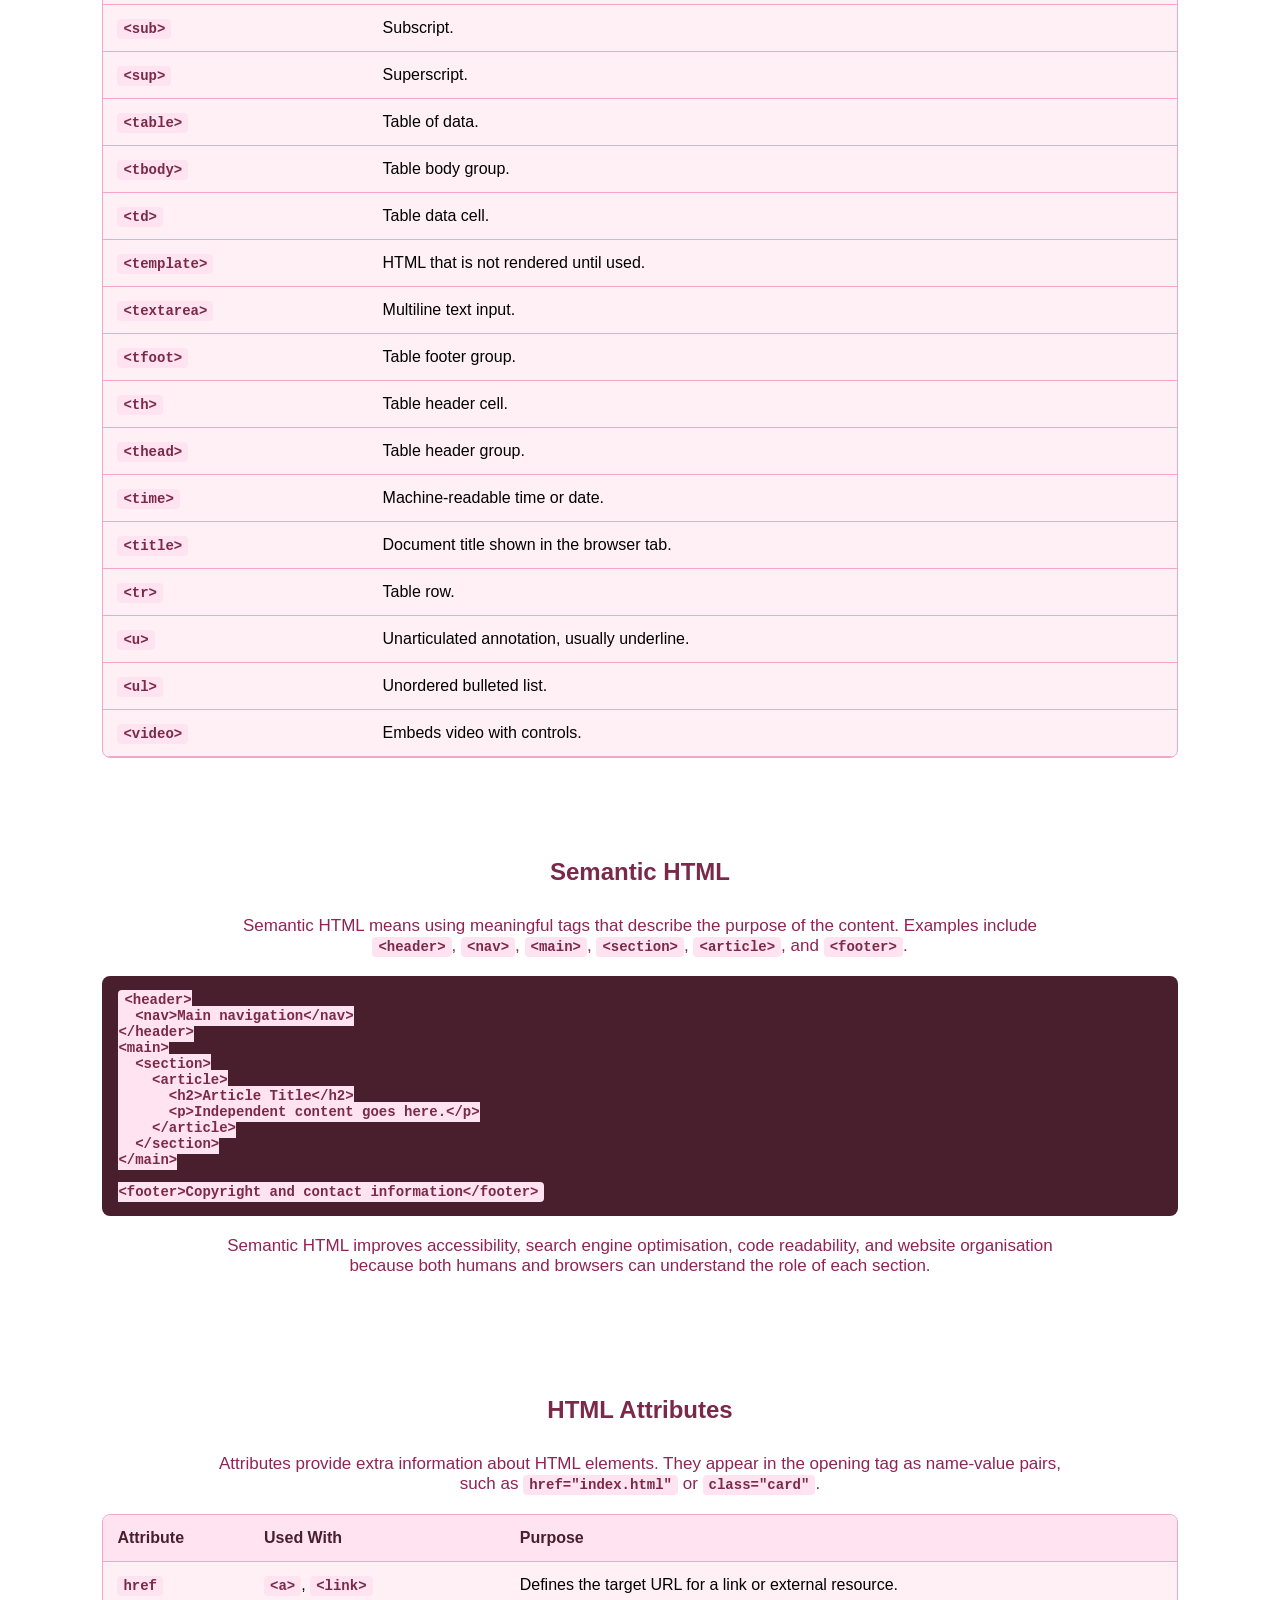
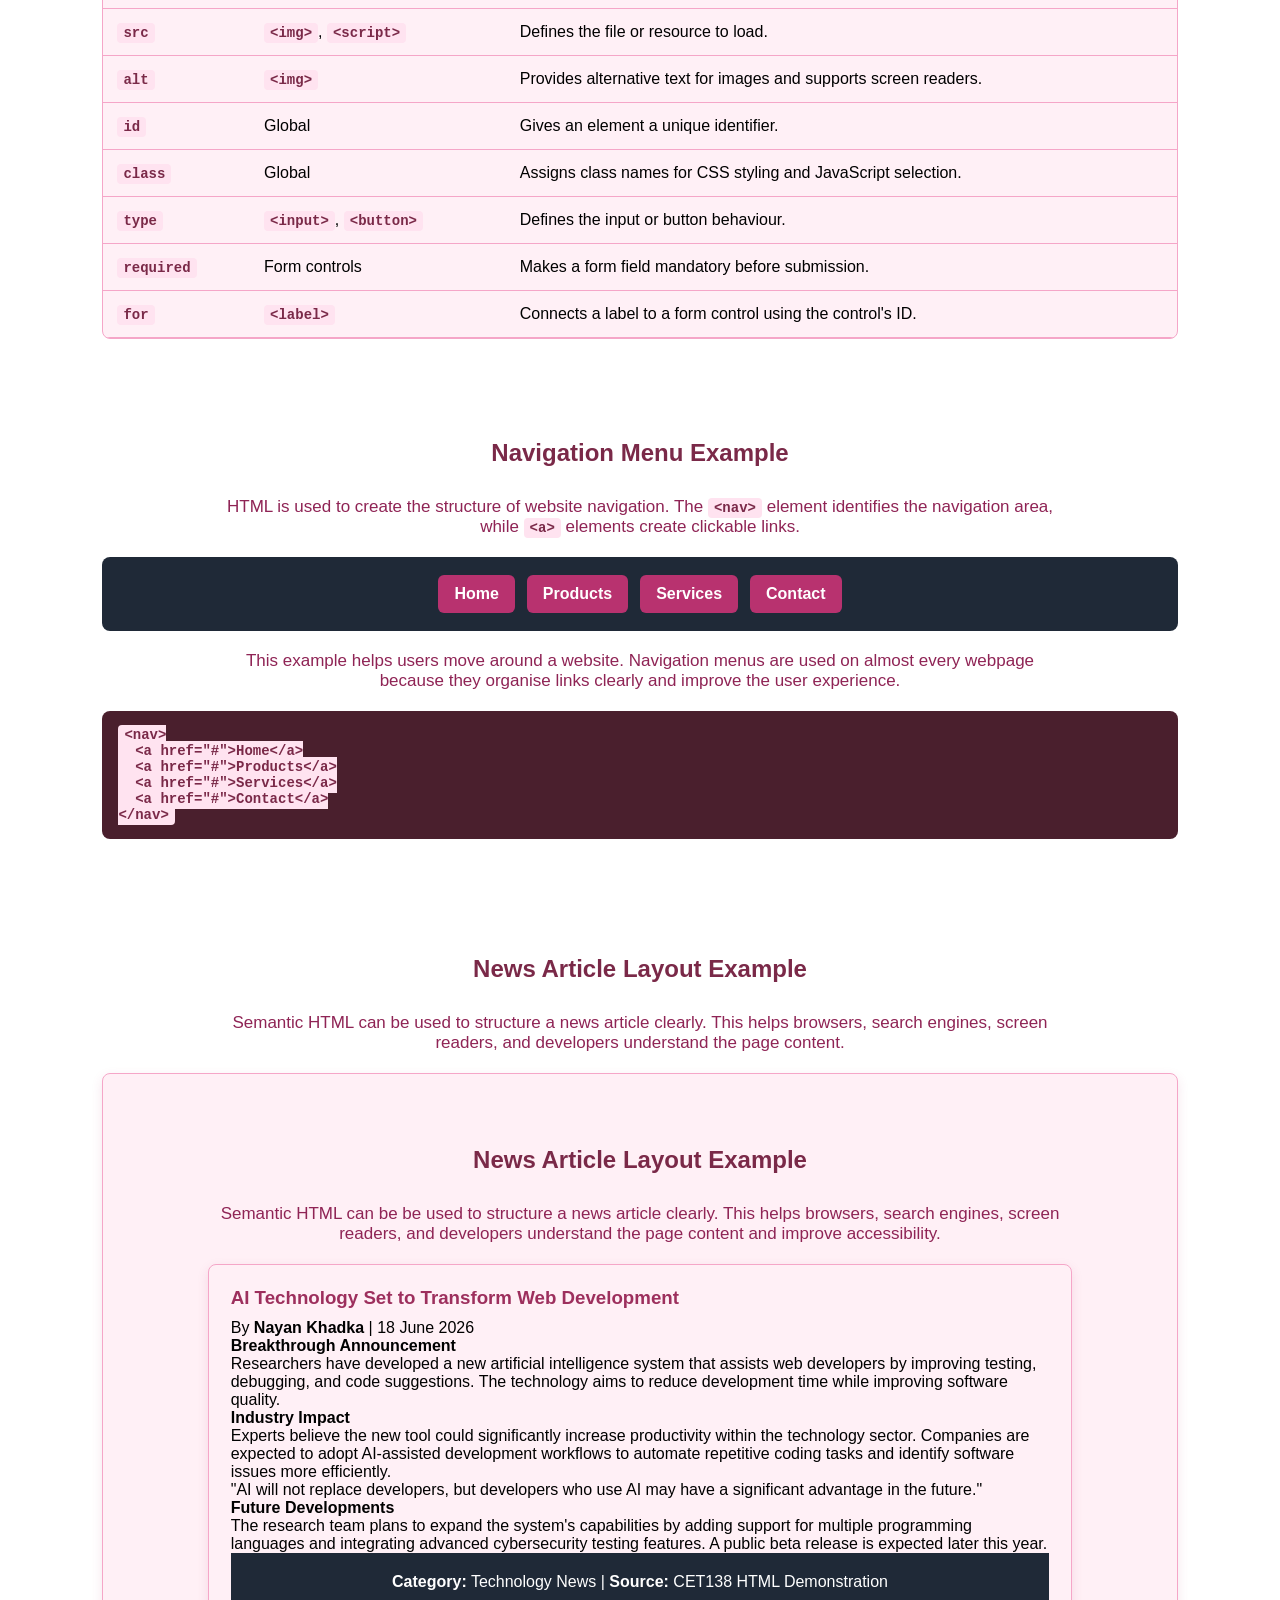
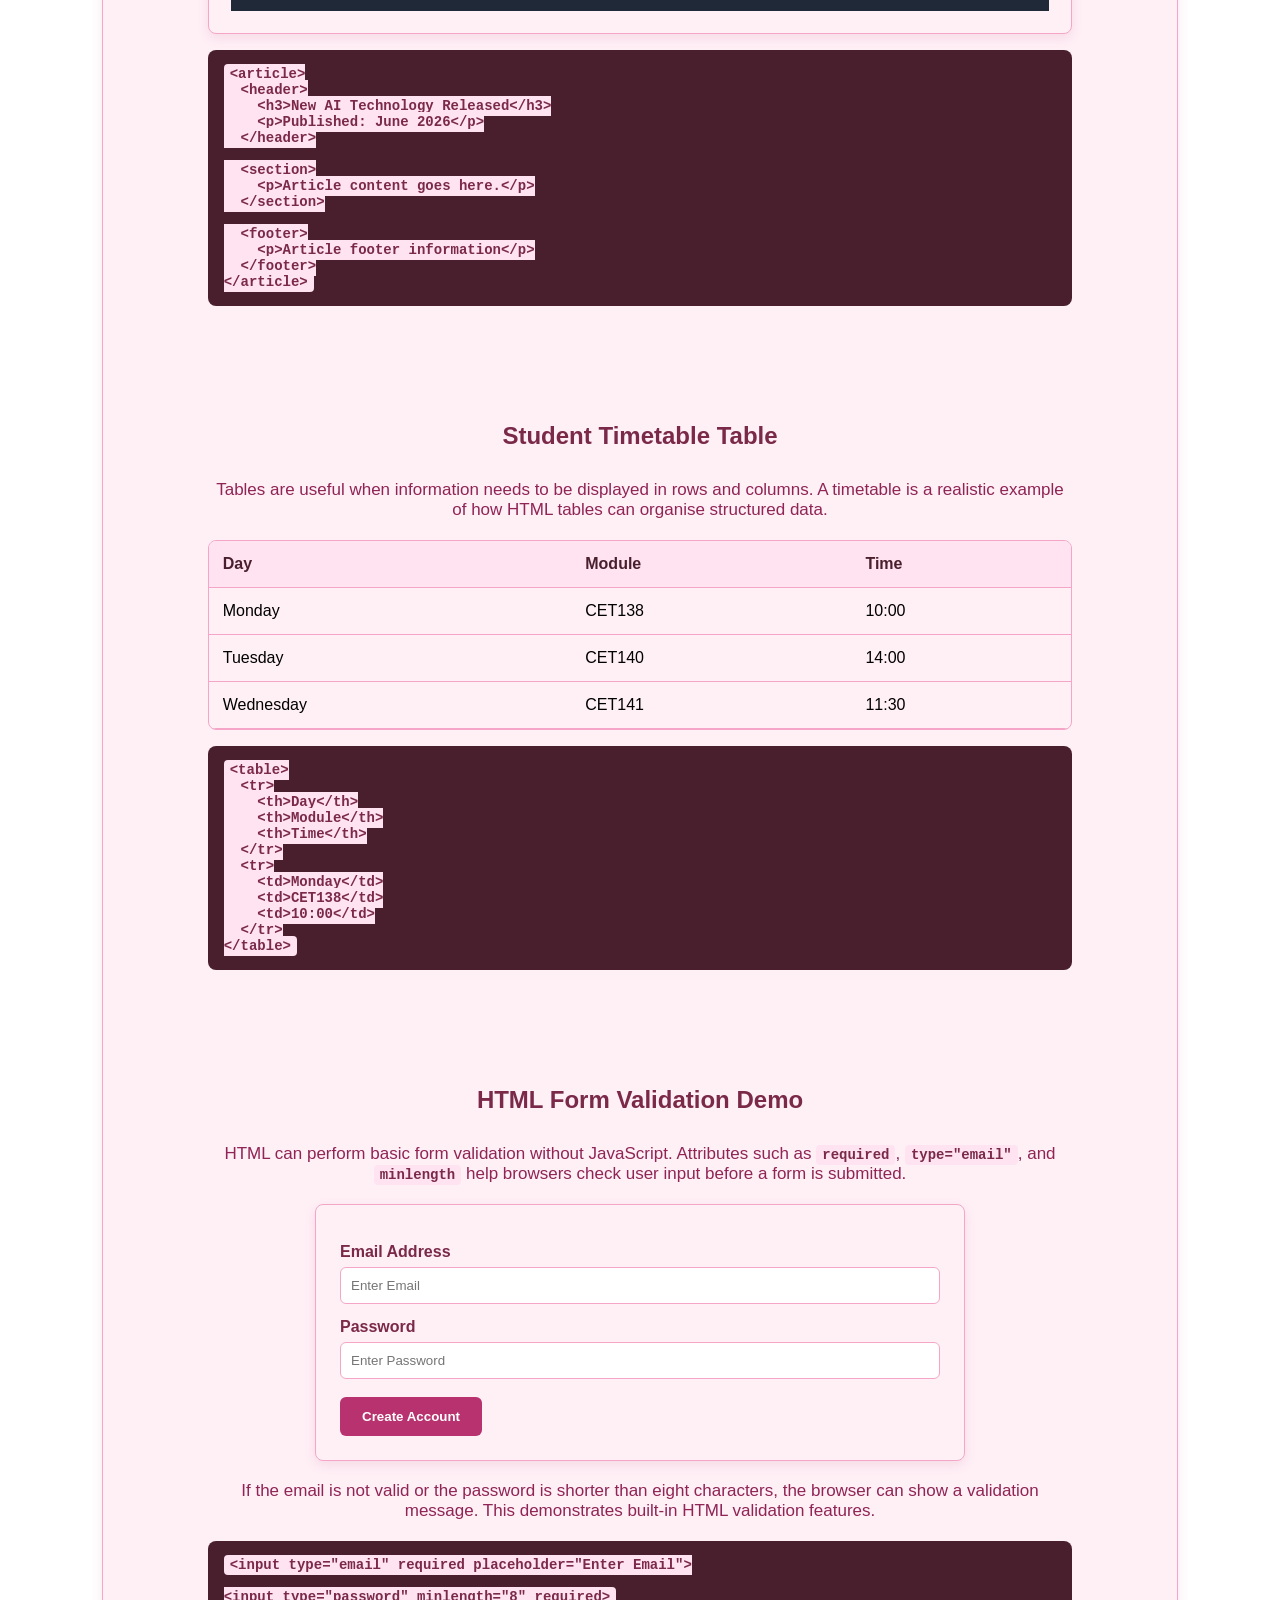
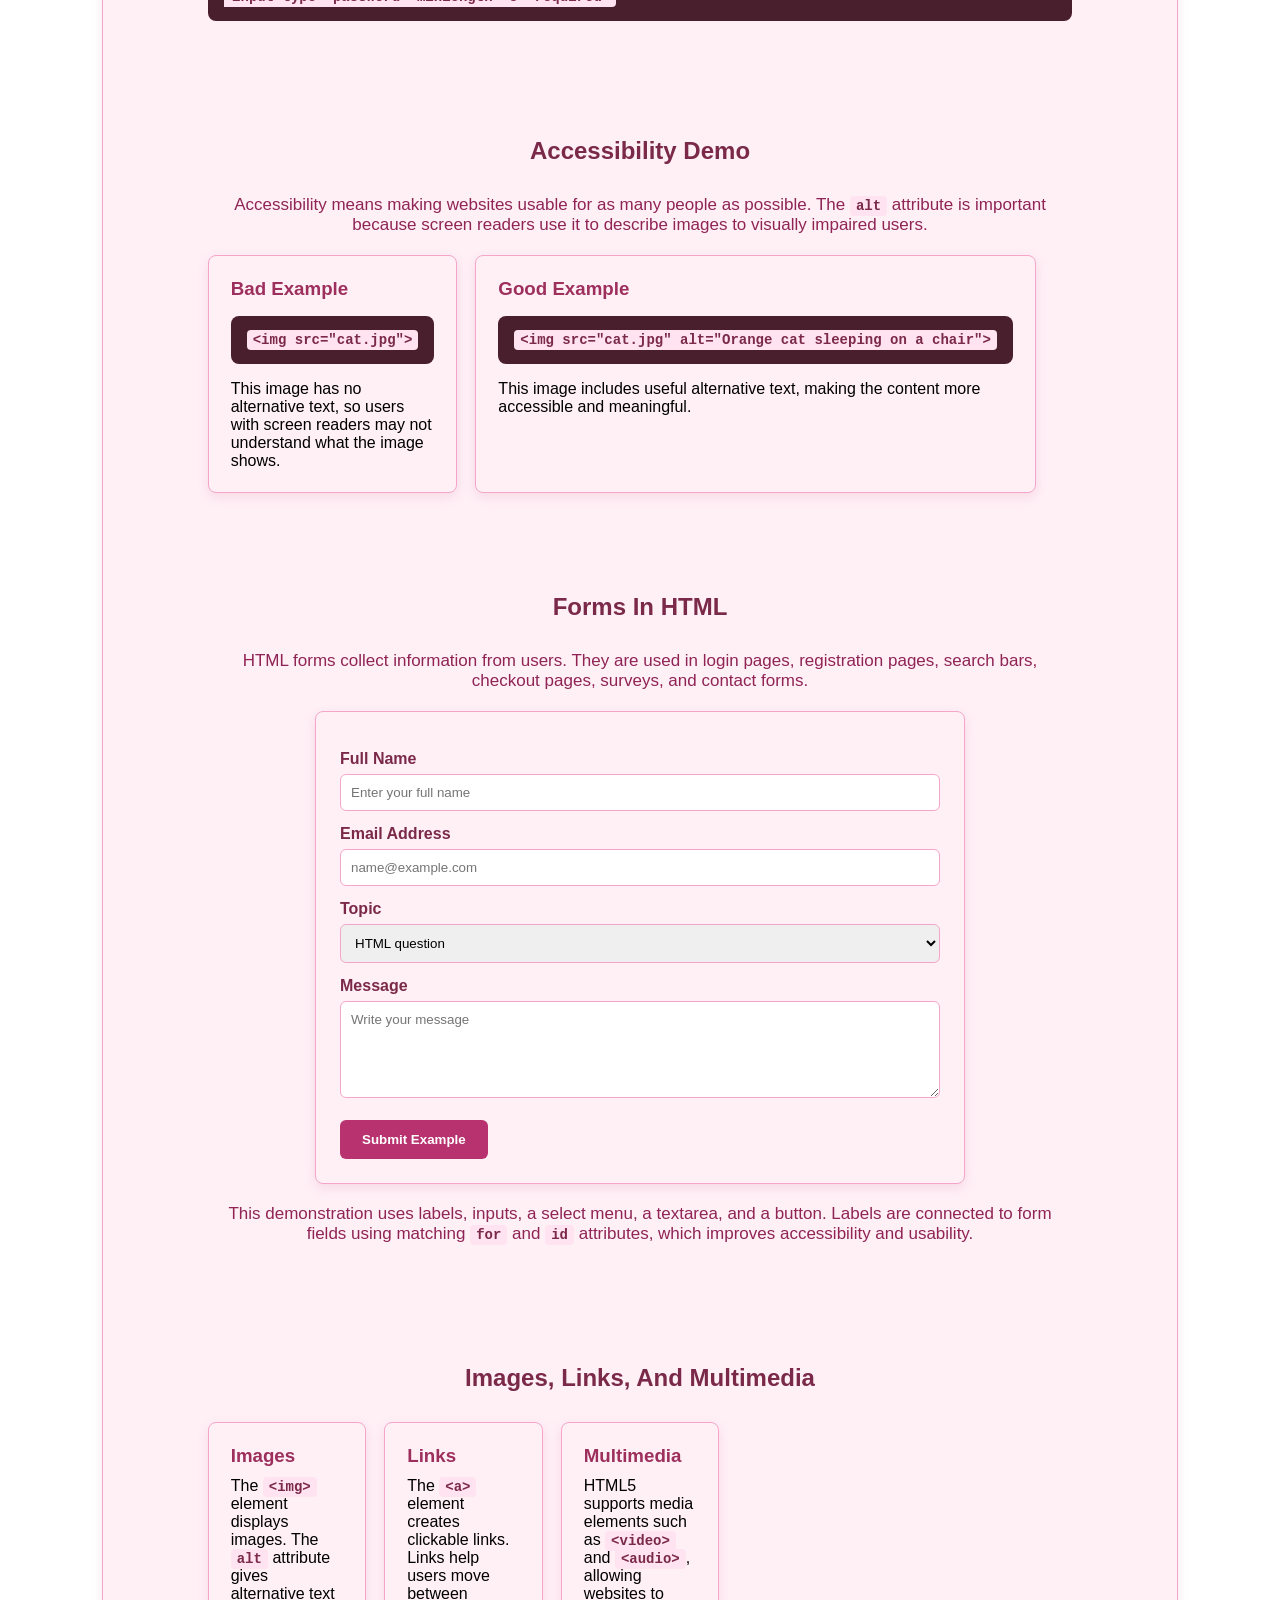
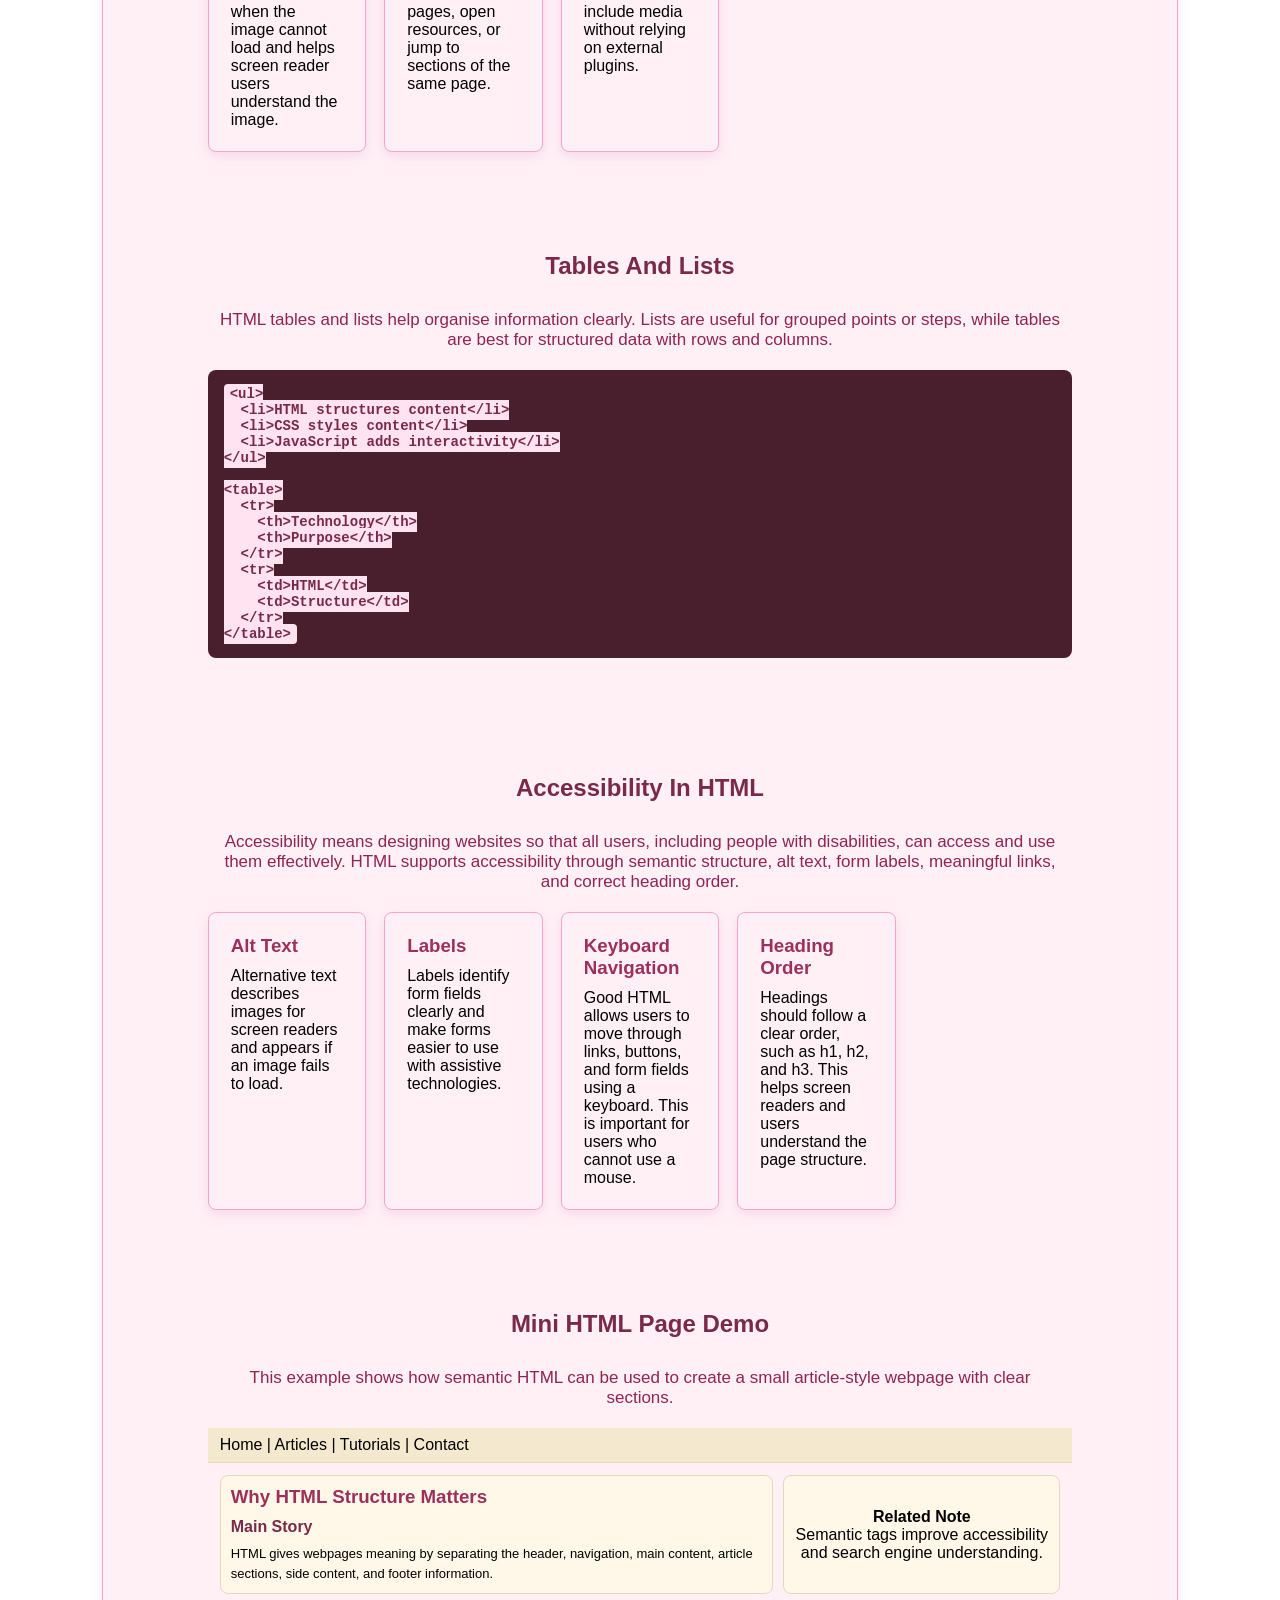
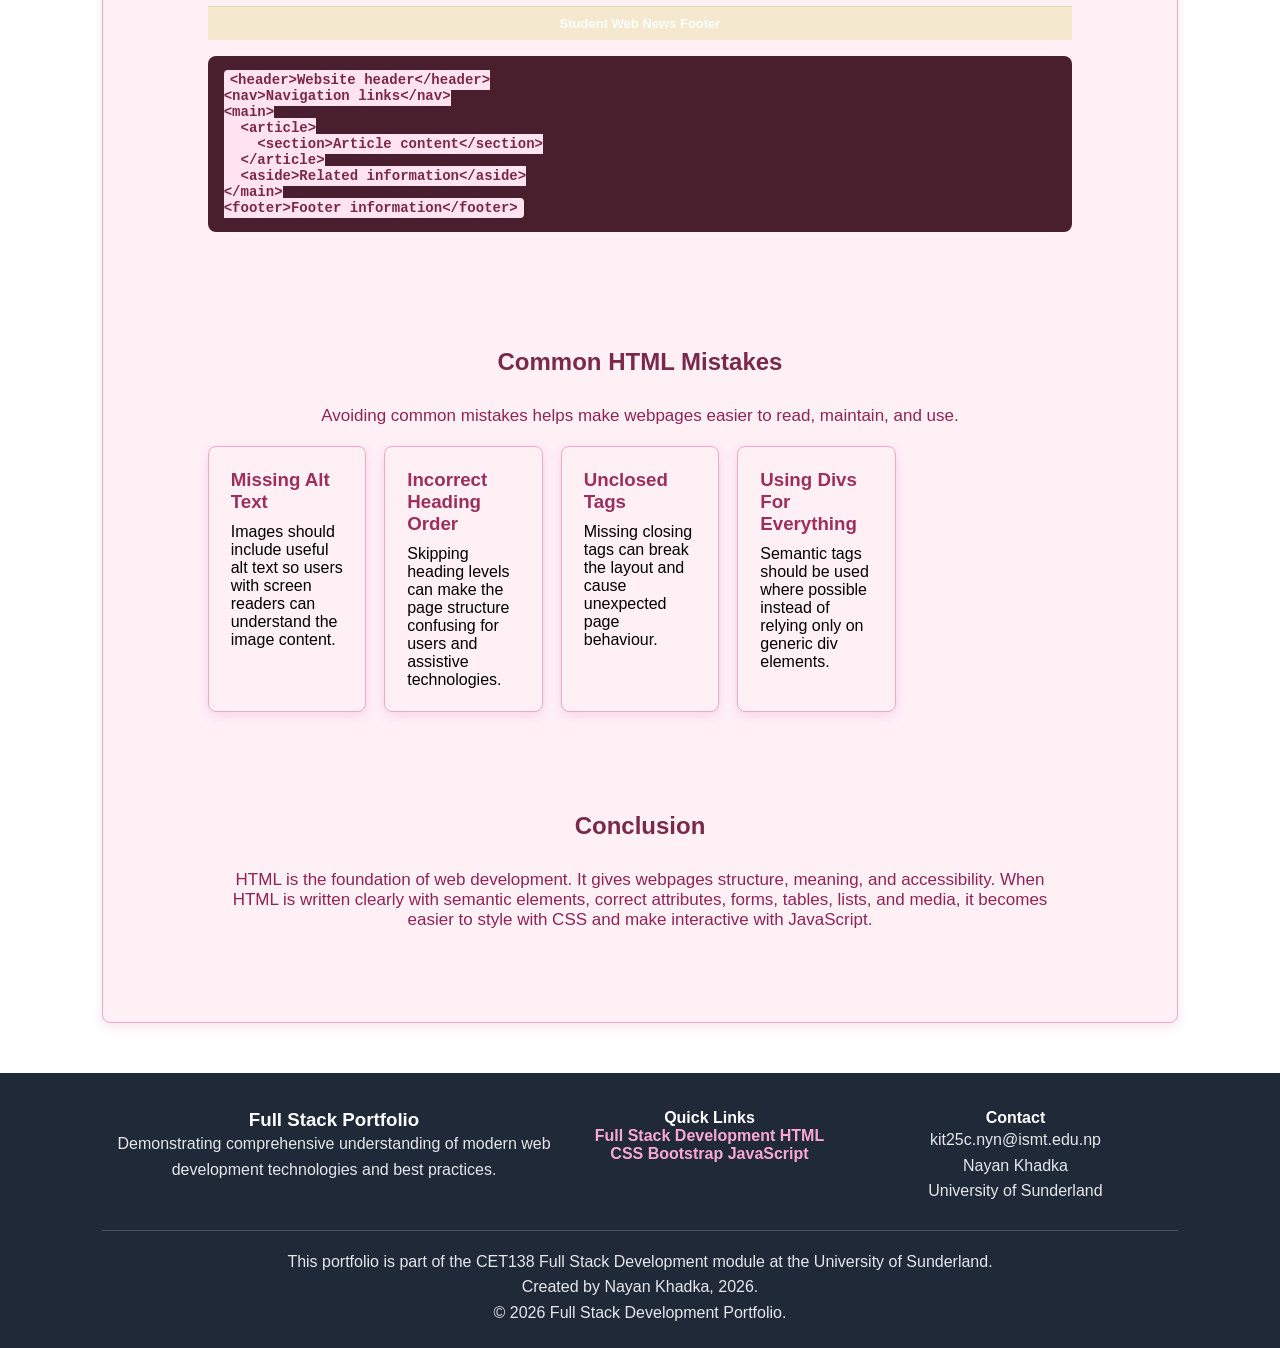
<file: html.html>
<!DOCTYPE html>
<html lang="en">
<head>
  <meta charset="UTF-8">
  <meta name="viewport" content="width=device-width, initial-scale=1.0">
  <title>HTML</title>
  <link rel="stylesheet" href="styles/style.css?v=3">
</head>
<body>

  <header>
    <nav>
      <h1>CET138 Portfolio</h1>
      <ul>
        <li><a href="index.html">Home</a></li>
        <li><a href="fullstack.html">Full Stack</a></li>
        <li><a href="html.html">HTML</a></li>
        <li><a href="css.html">CSS</a></li>
        <li><a href="bootstrap.html">Bootstrap</a></li>
        <li><a href="javascript.html">JavaScript</a></li>
      </ul>
    </nav>
  </header>

  <main>
    <section class="hero">
      <h2>HTML: HyperText Markup Language</h2>
      <p>
        HTML is the standard markup language used to create webpages and
        structure content on the internet. It forms the foundation of every
        website by organising text, images, links, forms, tables, and
        multimedia into a format that browsers can display.
      </p>
    </section>

    <section class="overview">
      <h2>What Is HTML?</h2>
      <p class="explanation">
        HTML uses elements and tags to define different parts of a webpage,
        such as headings, paragraphs, buttons, images, links, forms, and
        navigation menus. It gives content meaning and structure, while CSS
        controls the appearance and JavaScript adds interactivity.
      </p>
      <p class="explanation">
        Modern web development relies on HTML because it helps developers create
        organised, accessible, and browser-compatible webpages that work across
        phones, tablets, laptops, and desktop computers.
      </p>
    </section>

    <section class="overview">
      <h2>Structure Of An HTML Document</h2>
      <p class="explanation">
        Every HTML document follows a basic structure. The
        <code>&lt;head&gt;</code> contains metadata and links to resources, while
        the <code>&lt;body&gt;</code> contains the visible content users see on
        the page.
      </p>

      <pre><code>&lt;!DOCTYPE html&gt;
&lt;html lang="en"&gt;
  &lt;head&gt;
    &lt;meta charset="UTF-8"&gt;
    &lt;meta name="viewport" content="width=device-width, initial-scale=1.0"&gt;
    &lt;title&gt;Document Title&lt;/title&gt;
    &lt;link rel="stylesheet" href="css/style.css"&gt;
  &lt;/head&gt;
  &lt;body&gt;
    &lt;header&gt;Site header&lt;/header&gt;
    &lt;main&gt;
      &lt;h1&gt;Hello, world!&lt;/h1&gt;
      &lt;p&gt;Page content goes here.&lt;/p&gt;
    &lt;/main&gt;
    &lt;footer&gt;Site footer&lt;/footer&gt;
    &lt;script src="js/script.js" defer&gt;&lt;/script&gt;
  &lt;/body&gt;
&lt;/html&gt;</code></pre>
    </section>

    <section class="overview">
      <h2>Boilerplate Explanation</h2>

      <div class="cards">
        <article class="card">
          <h3>DOCTYPE</h3>
          <p>
            <code>&lt;!DOCTYPE html&gt;</code> tells the browser to use modern
            standards mode when rendering the page.
          </p>
        </article>

        <article class="card">
          <h3>HTML Element</h3>
          <p>
            <code>&lt;html lang="en"&gt;</code> is the root element. The
            <code>lang</code> attribute supports accessibility and search
            engines by declaring the page language.
          </p>
        </article>

        <article class="card">
          <h3>Head Section</h3>
          <p>
            The <code>&lt;head&gt;</code> stores metadata, the page title,
            character encoding, viewport settings, and stylesheet links.
          </p>
        </article>

        <article class="card">
          <h3>Body Section</h3>
          <p>
            The <code>&lt;body&gt;</code> contains all visible webpage content,
            including headings, paragraphs, images, buttons, forms, and links.
          </p>
        </article>

        <article class="card">
          <h3>External Files</h3>
          <p>
            HTML can connect to CSS using <code>&lt;link&gt;</code> and to
            JavaScript using <code>&lt;script&gt;</code>, allowing structure,
            design, and behaviour to work together.
          </p>
        </article>
      </div>
    </section>

    <section class="overview">
  <h2>HTML Elements</h2>
  <p class="explanation">
    An HTML element usually has an opening tag, content, and a closing tag.
    Elements define both structure and meaning. Below is a quick reference of
    common elements in alphabetical order.
  </p>

  <div class="table-wrap">
    <table>
      <thead>
        <tr>
          <th>Tag</th>
          <th>Description</th>
        </tr>
      </thead>
      <tbody>
        <tr><td><code>&lt;a&gt;</code></td><td>Hyperlink to another resource or location on the page.</td></tr>
        <tr><td><code>&lt;abbr&gt;</code></td><td>Abbreviation or acronym with optional expansion.</td></tr>
        <tr><td><code>&lt;address&gt;</code></td><td>Contact information for a person or organization.</td></tr>
        <tr><td><code>&lt;article&gt;</code></td><td>Self-contained content such as a blog post or news item.</td></tr>
        <tr><td><code>&lt;aside&gt;</code></td><td>Sidebar or tangentially related content.</td></tr>
        <tr><td><code>&lt;audio&gt;</code></td><td>Embeds audio with playback controls.</td></tr>
        <tr><td><code>&lt;b&gt;</code></td><td>Stylistically offset text without added importance.</td></tr>
        <tr><td><code>&lt;body&gt;</code></td><td>All visible content of the document.</td></tr>
        <tr><td><code>&lt;br&gt;</code></td><td>Line break, which is a void element.</td></tr>
        <tr><td><code>&lt;button&gt;</code></td><td>Clickable button such as submit, reset, or generic.</td></tr>
        <tr><td><code>&lt;canvas&gt;</code></td><td>Scriptable bitmap drawing surface.</td></tr>
        <tr><td><code>&lt;caption&gt;</code></td><td>Table caption or title.</td></tr>
        <tr><td><code>&lt;cite&gt;</code></td><td>Title of a creative work.</td></tr>
        <tr><td><code>&lt;code&gt;</code></td><td>Inline code fragment.</td></tr>
        <tr><td><code>&lt;data&gt;</code></td><td>Associates content with a machine-readable value.</td></tr>
        <tr><td><code>&lt;datalist&gt;</code></td><td>Provides suggested options for inputs.</td></tr>
        <tr><td><code>&lt;dd&gt;</code></td><td>Description or details in a description list.</td></tr>
        <tr><td><code>&lt;del&gt;</code></td><td>Deleted or removed text.</td></tr>
        <tr><td><code>&lt;details&gt;</code></td><td>Disclosure widget for show and hide content.</td></tr>
        <tr><td><code>&lt;dfn&gt;</code></td><td>Defines a term being introduced.</td></tr>
        <tr><td><code>&lt;dialog&gt;</code></td><td>Dialog box or modal.</td></tr>
        <tr><td><code>&lt;div&gt;</code></td><td>Generic block container.</td></tr>
        <tr><td><code>&lt;dl&gt;</code></td><td>Description list container.</td></tr>
        <tr><td><code>&lt;dt&gt;</code></td><td>Term or name in a description list.</td></tr>
        <tr><td><code>&lt;em&gt;</code></td><td>Emphasized text with stress emphasis.</td></tr>
        <tr><td><code>&lt;embed&gt;</code></td><td>Embeds external content.</td></tr>
        <tr><td><code>&lt;fieldset&gt;</code></td><td>Groups related form controls.</td></tr>
        <tr><td><code>&lt;figcaption&gt;</code></td><td>Caption for a figure.</td></tr>
        <tr><td><code>&lt;figure&gt;</code></td><td>Illustration or media with a caption.</td></tr>
        <tr><td><code>&lt;footer&gt;</code></td><td>Footer of a section or page.</td></tr>
        <tr><td><code>&lt;form&gt;</code></td><td>Collects and submits user input.</td></tr>
        <tr><td><code>&lt;h1&gt;...&lt;h6&gt;</code></td><td>Headings level 1, highest, to 6, lowest.</td></tr>
        <tr><td><code>&lt;head&gt;</code></td><td>Document metadata container.</td></tr>
        <tr><td><code>&lt;header&gt;</code></td><td>Introductory content for a section or page.</td></tr>
        <tr><td><code>&lt;hr&gt;</code></td><td>Thematic break.</td></tr>
        <tr><td><code>&lt;html&gt;</code></td><td>Root element of the document.</td></tr>
        <tr><td><code>&lt;i&gt;</code></td><td>Alternate voice or mood, often italic.</td></tr>
        <tr><td><code>&lt;iframe&gt;</code></td><td>Embeds another HTML page.</td></tr>
        <tr><td><code>&lt;img&gt;</code></td><td>Embeds an image.</td></tr>
        <tr><td><code>&lt;input&gt;</code></td><td>Form control such as text, email, or checkbox.</td></tr>
        <tr><td><code>&lt;label&gt;</code></td><td>Caption or label for a form control.</td></tr>
        <tr><td><code>&lt;legend&gt;</code></td><td>Caption for a fieldset.</td></tr>
        <tr><td><code>&lt;li&gt;</code></td><td>List item.</td></tr>
        <tr><td><code>&lt;link&gt;</code></td><td>Links external resources in the head section.</td></tr>
        <tr><td><code>&lt;main&gt;</code></td><td>Primary content of the page.</td></tr>
        <tr><td><code>&lt;meta&gt;</code></td><td>Metadata such as charset, viewport, or description.</td></tr>
        <tr><td><code>&lt;nav&gt;</code></td><td>Navigation links section.</td></tr>
        <tr><td><code>&lt;noscript&gt;</code></td><td>Shown when JavaScript is disabled.</td></tr>
        <tr><td><code>&lt;object&gt;</code></td><td>Generic embedded object.</td></tr>
        <tr><td><code>&lt;ol&gt;</code></td><td>Ordered numbered list.</td></tr>
        <tr><td><code>&lt;option&gt;</code></td><td>Option in a select menu.</td></tr>
        <tr><td><code>&lt;p&gt;</code></td><td>Paragraph.</td></tr>
        <tr><td><code>&lt;picture&gt;</code></td><td>Responsive images with multiple sources.</td></tr>
        <tr><td><code>&lt;pre&gt;</code></td><td>Preformatted text that preserves whitespace.</td></tr>
        <tr><td><code>&lt;progress&gt;</code></td><td>Progress indicator.</td></tr>
        <tr><td><code>&lt;q&gt;</code></td><td>Inline quotation.</td></tr>
        <tr><td><code>&lt;script&gt;</code></td><td>Embeds or references JavaScript.</td></tr>
        <tr><td><code>&lt;section&gt;</code></td><td>Thematic grouping of content.</td></tr>
        <tr><td><code>&lt;select&gt;</code></td><td>Drop-down list.</td></tr>
        <tr><td><code>&lt;small&gt;</code></td><td>Fine print or side comments.</td></tr>
        <tr><td><code>&lt;span&gt;</code></td><td>Generic inline container.</td></tr>
        <tr><td><code>&lt;strong&gt;</code></td><td>Important text, typically bold.</td></tr>
        <tr><td><code>&lt;style&gt;</code></td><td>CSS rules inside the document.</td></tr>
        <tr><td><code>&lt;sub&gt;</code></td><td>Subscript.</td></tr>
        <tr><td><code>&lt;sup&gt;</code></td><td>Superscript.</td></tr>
        <tr><td><code>&lt;table&gt;</code></td><td>Table of data.</td></tr>
        <tr><td><code>&lt;tbody&gt;</code></td><td>Table body group.</td></tr>
        <tr><td><code>&lt;td&gt;</code></td><td>Table data cell.</td></tr>
        <tr><td><code>&lt;template&gt;</code></td><td>HTML that is not rendered until used.</td></tr>
        <tr><td><code>&lt;textarea&gt;</code></td><td>Multiline text input.</td></tr>
        <tr><td><code>&lt;tfoot&gt;</code></td><td>Table footer group.</td></tr>
        <tr><td><code>&lt;th&gt;</code></td><td>Table header cell.</td></tr>
        <tr><td><code>&lt;thead&gt;</code></td><td>Table header group.</td></tr>
        <tr><td><code>&lt;time&gt;</code></td><td>Machine-readable time or date.</td></tr>
        <tr><td><code>&lt;title&gt;</code></td><td>Document title shown in the browser tab.</td></tr>
        <tr><td><code>&lt;tr&gt;</code></td><td>Table row.</td></tr>
        <tr><td><code>&lt;u&gt;</code></td><td>Unarticulated annotation, usually underline.</td></tr>
        <tr><td><code>&lt;ul&gt;</code></td><td>Unordered bulleted list.</td></tr>
        <tr><td><code>&lt;video&gt;</code></td><td>Embeds video with controls.</td></tr>
      </tbody>
    </table>
  </div>
</section>

    <section class="overview">
      <h2>Semantic HTML</h2>
      <p class="explanation">
        Semantic HTML means using meaningful tags that describe the purpose of
        the content. Examples include <code>&lt;header&gt;</code>,
        <code>&lt;nav&gt;</code>, <code>&lt;main&gt;</code>,
        <code>&lt;section&gt;</code>, <code>&lt;article&gt;</code>, and
        <code>&lt;footer&gt;</code>.
      </p>

      <pre><code>&lt;header&gt;
  &lt;nav&gt;Main navigation&lt;/nav&gt;
&lt;/header&gt;
&lt;main&gt;
  &lt;section&gt;
    &lt;article&gt;
      &lt;h2&gt;Article Title&lt;/h2&gt;
      &lt;p&gt;Independent content goes here.&lt;/p&gt;
    &lt;/article&gt;
  &lt;/section&gt;
&lt;/main&gt;

&lt;footer&gt;Copyright and contact information&lt;/footer&gt;</code></pre>

      <p class="explanation">
        Semantic HTML improves accessibility, search engine optimisation, code
        readability, and website organisation because both humans and browsers
        can understand the role of each section.
      </p>
    </section>

    <section class="overview">
      <h2>HTML Attributes</h2>
      <p class="explanation">
        Attributes provide extra information about HTML elements. They appear in
        the opening tag as name-value pairs, such as
        <code>href="index.html"</code> or <code>class="card"</code>.
      </p>

      <div class="table-wrap">
        <table>
          <thead>
            <tr>
              <th>Attribute</th>
              <th>Used With</th>
              <th>Purpose</th>
            </tr>
          </thead>
          <tbody>
            <tr>
              <td><code>href</code></td>
              <td><code>&lt;a&gt;</code>, <code>&lt;link&gt;</code></td>
              <td>Defines the target URL for a link or external resource.</td>
            </tr>
            <tr>
              <td><code>src</code></td>
              <td><code>&lt;img&gt;</code>, <code>&lt;script&gt;</code></td>
              <td>Defines the file or resource to load.</td>
            </tr>
            <tr>
              <td><code>alt</code></td>
              <td><code>&lt;img&gt;</code></td>
              <td>Provides alternative text for images and supports screen readers.</td>
            </tr>
            <tr>
              <td><code>id</code></td>
              <td>Global</td>
              <td>Gives an element a unique identifier.</td>
            </tr>
            <tr>
              <td><code>class</code></td>
              <td>Global</td>
              <td>Assigns class names for CSS styling and JavaScript selection.</td>
            </tr>
            <tr>
              <td><code>type</code></td>
              <td><code>&lt;input&gt;</code>, <code>&lt;button&gt;</code></td>
              <td>Defines the input or button behaviour.</td>
            </tr>
            <tr>
              <td><code>required</code></td>
              <td>Form controls</td>
              <td>Makes a form field mandatory before submission.</td>
            </tr>
            <tr>
              <td><code>for</code></td>
              <td><code>&lt;label&gt;</code></td>
              <td>Connects a label to a form control using the control's ID.</td>
            </tr>
          </tbody>
        </table>
      </div>
    </section>

    <section class="overview">
  <h2>Navigation Menu Example</h2>
  <p class="explanation">
    HTML is used to create the structure of website navigation. The
    <code>&lt;nav&gt;</code> element identifies the navigation area, while
    <code>&lt;a&gt;</code> elements create clickable links.
  </p>

  <nav class="html-demo-nav">
    <a href="#">Home</a>
    <a href="#">Products</a>
    <a href="#">Services</a>
    <a href="#">Contact</a>
  </nav>

  <p class="explanation">
    This example helps users move around a website. Navigation menus are used on
    almost every webpage because they organise links clearly and improve the user
    experience.
  </p>

  <pre><code>&lt;nav&gt;
  &lt;a href="#"&gt;Home&lt;/a&gt;
  &lt;a href="#"&gt;Products&lt;/a&gt;
  &lt;a href="#"&gt;Services&lt;/a&gt;
  &lt;a href="#"&gt;Contact&lt;/a&gt;
&lt;/nav&gt;</code></pre>
</section>

<section class="overview">
  <h2>News Article Layout Example</h2>
  <p class="explanation">
    Semantic HTML can be used to structure a news article clearly. This helps
    browsers, search engines, screen readers, and developers understand the page
    content.
  </p>

  <article class="card">
   <section class="overview">
  <h2>News Article Layout Example</h2>

  <p class="explanation">
    Semantic HTML can be be used to structure a news article clearly. This helps
    browsers, search engines, screen readers, and developers understand the page
    content and improve accessibility.
  </p>

  <article class="card">

    <div class="article-header">
    <h3>AI Technology Set to Transform Web Development</h3>
    <p>
        By <strong>Nayan Khadka</strong> |
        <time datetime="2026-06-18">18 June 2026</time>
    </p>
</div>

    <section>
      <h4>Breakthrough Announcement</h4>
      <p>
        Researchers have developed a new artificial intelligence system that
        assists web developers by improving testing, debugging, and code
        suggestions. The technology aims to reduce development time while
        improving software quality.
      </p>
    </section>

    <section>
      <h4>Industry Impact</h4>
      <p>
        Experts believe the new tool could significantly increase productivity
        within the technology sector. Companies are expected to adopt AI-assisted
        development workflows to automate repetitive coding tasks and identify
        software issues more efficiently.
      </p>

      <blockquote>
        "AI will not replace developers, but developers who use AI may have a
        significant advantage in the future."
      </blockquote>
    </section>

    <section>
      <h4>Future Developments</h4>
      <p>
        The research team plans to expand the system's capabilities by adding
        support for multiple programming languages and integrating advanced
        cybersecurity testing features. A public beta release is expected later
        this year.
      </p>
    </section>

    <footer>
      <p>
        <strong>Category:</strong> Technology News |
        <strong>Source:</strong> CET138 HTML Demonstration
      </p>
    </footer>

  </article>

  <pre><code>&lt;article&gt;
  &lt;header&gt;
    &lt;h3&gt;New AI Technology Released&lt;/h3&gt;
    &lt;p&gt;Published: June 2026&lt;/p&gt;
  &lt;/header&gt;

  &lt;section&gt;
    &lt;p&gt;Article content goes here.&lt;/p&gt;
  &lt;/section&gt;

  &lt;footer&gt;
    &lt;p&gt;Article footer information&lt;/p&gt;
  &lt;/footer&gt;
&lt;/article&gt;</code></pre>
</section>

<section class="overview">
  <h2>Student Timetable Table</h2>
  <p class="explanation">
    Tables are useful when information needs to be displayed in rows and
    columns. A timetable is a realistic example of how HTML tables can organise
    structured data.
  </p>

  <div class="table-wrap">
    <table>
      <tr>
        <th>Day</th>
        <th>Module</th>
        <th>Time</th>
      </tr>
      <tr>
        <td>Monday</td>
        <td>CET138</td>
        <td>10:00</td>
      </tr>
      <tr>
        <td>Tuesday</td>
        <td>CET140</td>
        <td>14:00</td>
      </tr>
      <tr>
        <td>Wednesday</td>
        <td>CET141</td>
        <td>11:30</td>
      </tr>
    </table>
  </div>

  <pre><code>&lt;table&gt;
  &lt;tr&gt;
    &lt;th&gt;Day&lt;/th&gt;
    &lt;th&gt;Module&lt;/th&gt;
    &lt;th&gt;Time&lt;/th&gt;
  &lt;/tr&gt;
  &lt;tr&gt;
    &lt;td&gt;Monday&lt;/td&gt;
    &lt;td&gt;CET138&lt;/td&gt;
    &lt;td&gt;10:00&lt;/td&gt;
  &lt;/tr&gt;
&lt;/table&gt;</code></pre>
</section>

<section class="overview">
  <h2>HTML Form Validation Demo</h2>
  <p class="explanation">
    HTML can perform basic form validation without JavaScript. Attributes such
    as <code>required</code>, <code>type="email"</code>, and
    <code>minlength</code> help browsers check user input before a form is
    submitted.
  </p>

  <form class="demo-form">
    <label for="demo-email">Email Address</label>
    <input type="email" id="demo-email" placeholder="Enter Email" required>

    <label for="demo-password">Password</label>
    <input type="password" id="demo-password" placeholder="Enter Password" minlength="8" required>

    <button type="submit" class="btn">Create Account</button>
  </form>

  <p class="explanation">
    If the email is not valid or the password is shorter than eight characters,
    the browser can show a validation message. This demonstrates built-in HTML
    validation features.
  </p>

  <pre><code>&lt;input type="email" required placeholder="Enter Email"&gt;

&lt;input type="password" minlength="8" required&gt;</code></pre>
</section>

<section class="overview">
  <h2>Accessibility Demo</h2>
  <p class="explanation">
    Accessibility means making websites usable for as many people as possible.
    The <code>alt</code> attribute is important because screen readers use it to
    describe images to visually impaired users.
  </p>

  <div class="cards">
    <article class="card">
      <h3>Bad Example</h3>
      <pre><code>&lt;img src="cat.jpg"&gt;</code></pre>
      <p>
        This image has no alternative text, so users with screen readers may not
        understand what the image shows.
      </p>
    </article>

    <article class="card">
      <h3>Good Example</h3>
      <pre><code>&lt;img src="cat.jpg" alt="Orange cat sleeping on a chair"&gt;</code></pre>
      <p>
        This image includes useful alternative text, making the content more
        accessible and meaningful.
      </p>
    </article>
  </div>
</section>

    <section class="overview">
      <h2>Forms In HTML</h2>
      <p class="explanation">
        HTML forms collect information from users. They are used in login pages,
        registration pages, search bars, checkout pages, surveys, and contact
        forms.
      </p>

      <form class="demo-form">
        <label for="full-name">Full Name</label>
        <input type="text" id="full-name" placeholder="Enter your full name" required>

        <label for="email">Email Address</label>
        <input type="email" id="email" placeholder="name@example.com" required>

        <label for="topic">Topic</label>
        <select id="topic">
          <option>HTML question</option>
          <option>Portfolio feedback</option>
          <option>General message</option>
        </select>

        <label for="message">Message</label>
        <textarea id="message" rows="5" placeholder="Write your message"></textarea>

        <button type="button" class="btn">Submit Example</button>
      </form>

      <p class="explanation">
        This demonstration uses labels, inputs, a select menu, a textarea, and a
        button. Labels are connected to form fields using matching
        <code>for</code> and <code>id</code> attributes, which improves
        accessibility and usability.
      </p>
    </section>

    <section class="overview">
      <h2>Images, Links, And Multimedia</h2>

      <div class="cards">
        <article class="card">
          <h3>Images</h3>
          <p>
            The <code>&lt;img&gt;</code> element displays images. The
            <code>alt</code> attribute gives alternative text when the image
            cannot load and helps screen reader users understand the image.
          </p>
        </article>

        <article class="card">
          <h3>Links</h3>
          <p>
            The <code>&lt;a&gt;</code> element creates clickable links. Links
            help users move between pages, open resources, or jump to sections
            of the same page.
          </p>
        </article>

        <article class="card">
          <h3>Multimedia</h3>
          <p>
            HTML5 supports media elements such as <code>&lt;video&gt;</code>
            and <code>&lt;audio&gt;</code>, allowing websites to include media
            without relying on external plugins.
          </p>
        </article>
      </div>
    </section>

    <section class="overview">
      <h2>Tables And Lists</h2>
      <p class="explanation">
        HTML tables and lists help organise information clearly. Lists are useful
        for grouped points or steps, while tables are best for structured data
        with rows and columns.
      </p>

      <pre><code>&lt;ul&gt;
  &lt;li&gt;HTML structures content&lt;/li&gt;
  &lt;li&gt;CSS styles content&lt;/li&gt;
  &lt;li&gt;JavaScript adds interactivity&lt;/li&gt;
&lt;/ul&gt;

&lt;table&gt;
  &lt;tr&gt;
    &lt;th&gt;Technology&lt;/th&gt;
    &lt;th&gt;Purpose&lt;/th&gt;
  &lt;/tr&gt;
  &lt;tr&gt;
    &lt;td&gt;HTML&lt;/td&gt;
    &lt;td&gt;Structure&lt;/td&gt;
  &lt;/tr&gt;
&lt;/table&gt;</code></pre>
    </section>

    <section class="overview">
      <h2>Accessibility In HTML</h2>
      <p class="explanation">
        Accessibility means designing websites so that all users, including
        people with disabilities, can access and use them effectively. HTML
        supports accessibility through semantic structure, alt text, form
        labels, meaningful links, and correct heading order.
      </p>

      <div class="cards">
        <article class="card">
          <h3>Alt Text</h3>
          <p>
            Alternative text describes images for screen readers and appears if
            an image fails to load.
          </p>
        </article>

        <article class="card">
          <h3>Labels</h3>
          <p>
            Labels identify form fields clearly and make forms easier to use
            with assistive technologies.
          </p>
        </article>

            <article class="card">
          <h3>Keyboard Navigation</h3>
          <p>
            Good HTML allows users to move through links, buttons, and form
            fields using a keyboard. This is important for users who cannot use
            a mouse.
          </p>
        </article>

        <article class="card">
          <h3>Heading Order</h3>
          <p>
            Headings should follow a clear order, such as h1, h2, and h3. This
            helps screen readers and users understand the page structure.
          </p>
        </article>
      </div>
    </section>

    <section class="overview">
      <h2>Mini HTML Page Demo</h2>
      <p class="explanation">
        This example shows how semantic HTML can be used to create a small
        article-style webpage with clear sections.
      </p>
      
        <nav class="paper-nav">
          Home | Articles | Tutorials | Contact
        </nav>

        <main class="paper-main">
          <article class="paper-article">
            <h3>Why HTML Structure Matters</h3>
            <section>
              <h4>Main Story</h4>
              <p>
                HTML gives webpages meaning by separating the header,
                navigation, main content, article sections, side content, and
                footer information.
              </p>
            </section>
          </article>

          <aside class="paper-aside">
            <h4>Related Note</h4>
            <p>Semantic tags improve accessibility and search engine understanding.</p>
          </aside>
        </main>

        <footer class="paper-footer">
          Student Web News Footer
        </footer>
      </div>

      <pre><code>&lt;header&gt;Website header&lt;/header&gt;
&lt;nav&gt;Navigation links&lt;/nav&gt;
&lt;main&gt;
  &lt;article&gt;
    &lt;section&gt;Article content&lt;/section&gt;
  &lt;/article&gt;
  &lt;aside&gt;Related information&lt;/aside&gt;
&lt;/main&gt;
&lt;footer&gt;Footer information&lt;/footer&gt;</code></pre>
    </section>

    <section class="overview">
      <h2>Common HTML Mistakes</h2>
      <p class="explanation">
        Avoiding common mistakes helps make webpages easier to read, maintain,
        and use.
      </p>

      <div class="cards">
        <article class="card">
          <h3>Missing Alt Text</h3>
          <p>
            Images should include useful alt text so users with screen readers
            can understand the image content.
          </p>
        </article>

        <article class="card">
          <h3>Incorrect Heading Order</h3>
          <p>
            Skipping heading levels can make the page structure confusing for
            users and assistive technologies.
          </p>
        </article>

        <article class="card">
          <h3>Unclosed Tags</h3>
          <p>
            Missing closing tags can break the layout and cause unexpected page
            behaviour.
          </p>
        </article>

        <article class="card">
          <h3>Using Divs For Everything</h3>
          <p>
            Semantic tags should be used where possible instead of relying only
            on generic div elements.
          </p>
        </article>
      </div>
    </section>

    <section class="overview">
      <h2>Conclusion</h2>
      <p class="explanation">
        HTML is the foundation of web development. It gives webpages structure,
        meaning, and accessibility. When HTML is written clearly with semantic
        elements, correct attributes, forms, tables, lists, and media, it
        becomes easier to style with CSS and make interactive with JavaScript.
      </p>
    </section>
  </main>

  <footer class="site-footer">
    <div class="footer-content">
      <div class="footer-about">
        <h3>Full Stack Portfolio</h3>
        <p>
          Demonstrating comprehensive understanding of modern web development
          technologies and best practices.
        </p>
      </div>

      <div class="footer-links">
        <h4>Quick Links</h4>
        <a href="fullstack.html">Full Stack Development</a>
        <a href="html.html">HTML</a>
        <a href="css.html">CSS</a>
        <a href="bootstrap.html">Bootstrap</a>
        <a href="javascript.html">JavaScript</a>
      </div>

      <div class="footer-contact">
        <h4>Contact</h4>
        <p>kit25c.nyn@ismt.edu.np</p>
        <p>Nayan Khadka</p>
        <p>University of Sunderland</p>
      </div>
    </div>

    <div class="footer-bottom">
      <p>This portfolio is part of the CET138 Full Stack Development module at the University of Sunderland.</p>
      <p>Created by Nayan Khadka, 2026.</p>
      <p>&copy; 2026 Full Stack Development Portfolio.</p>
    </div>
  </footer>

</body>
</html>
</file>
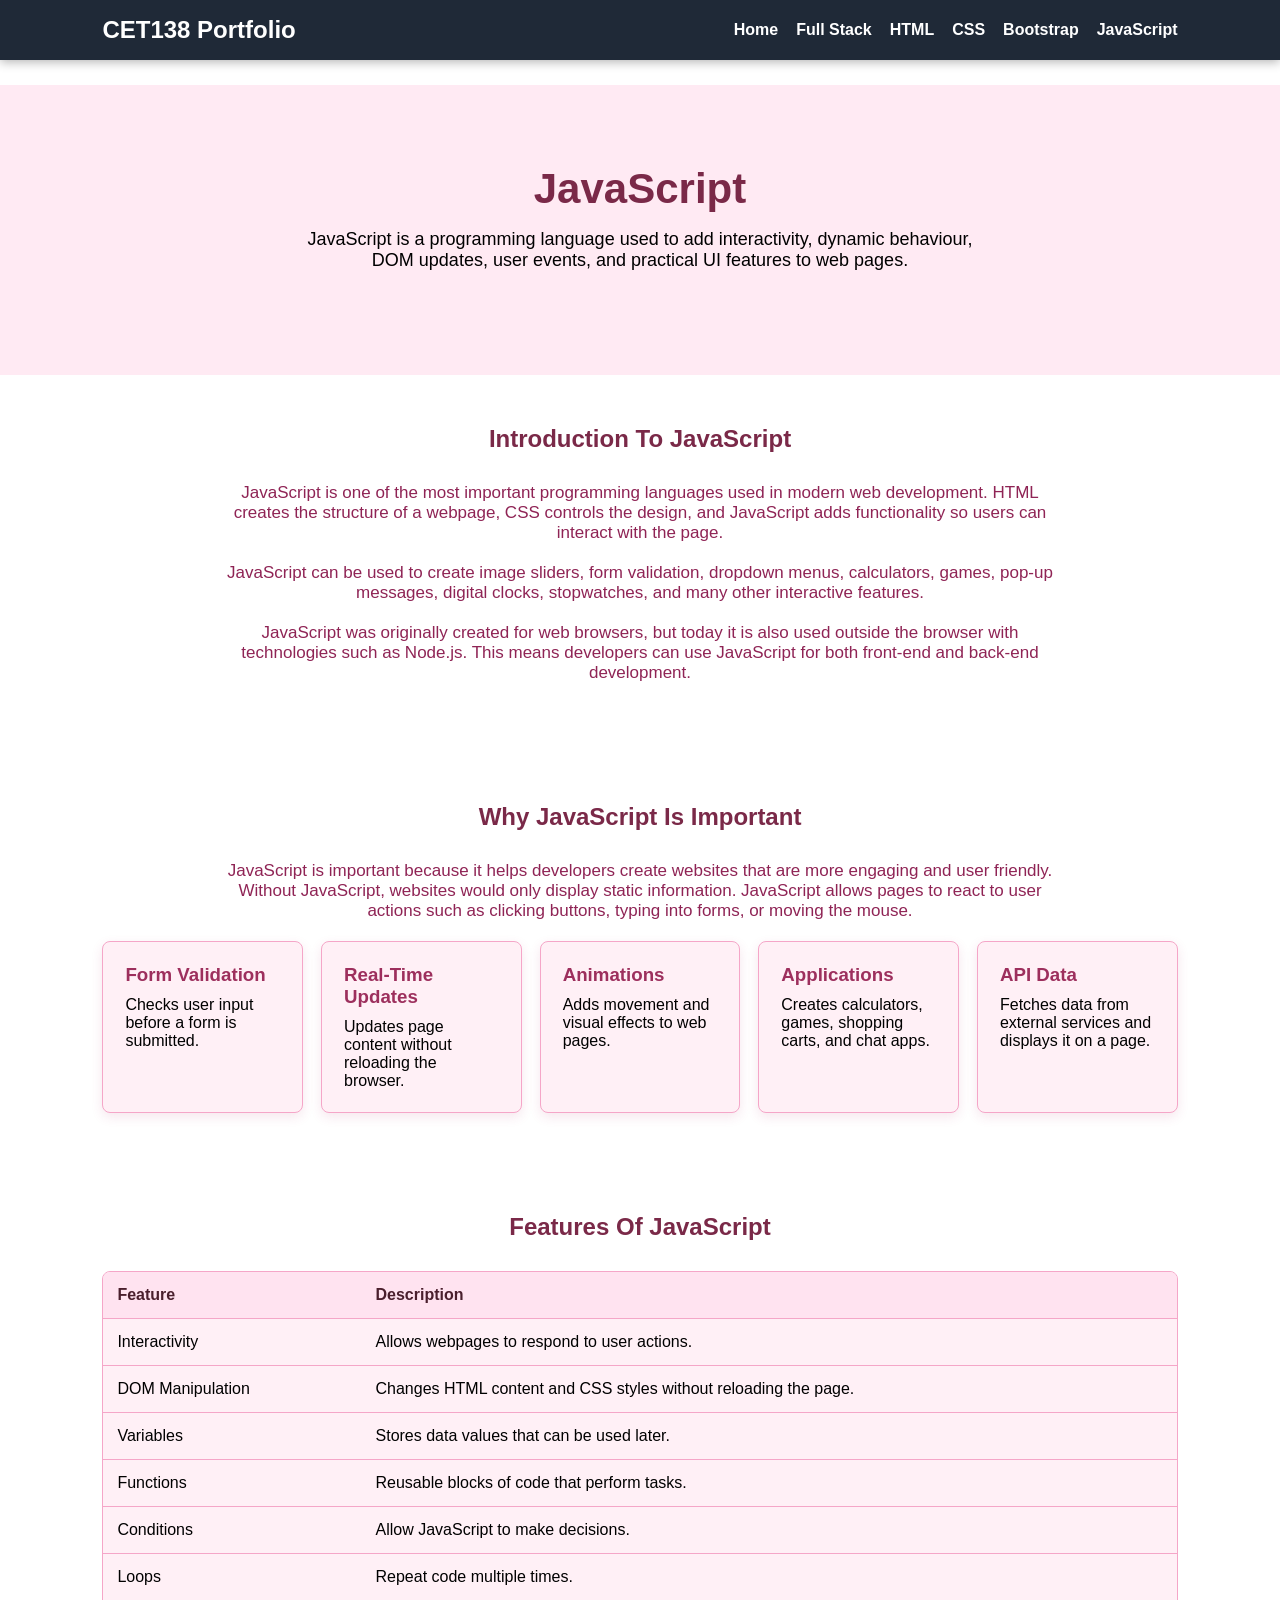
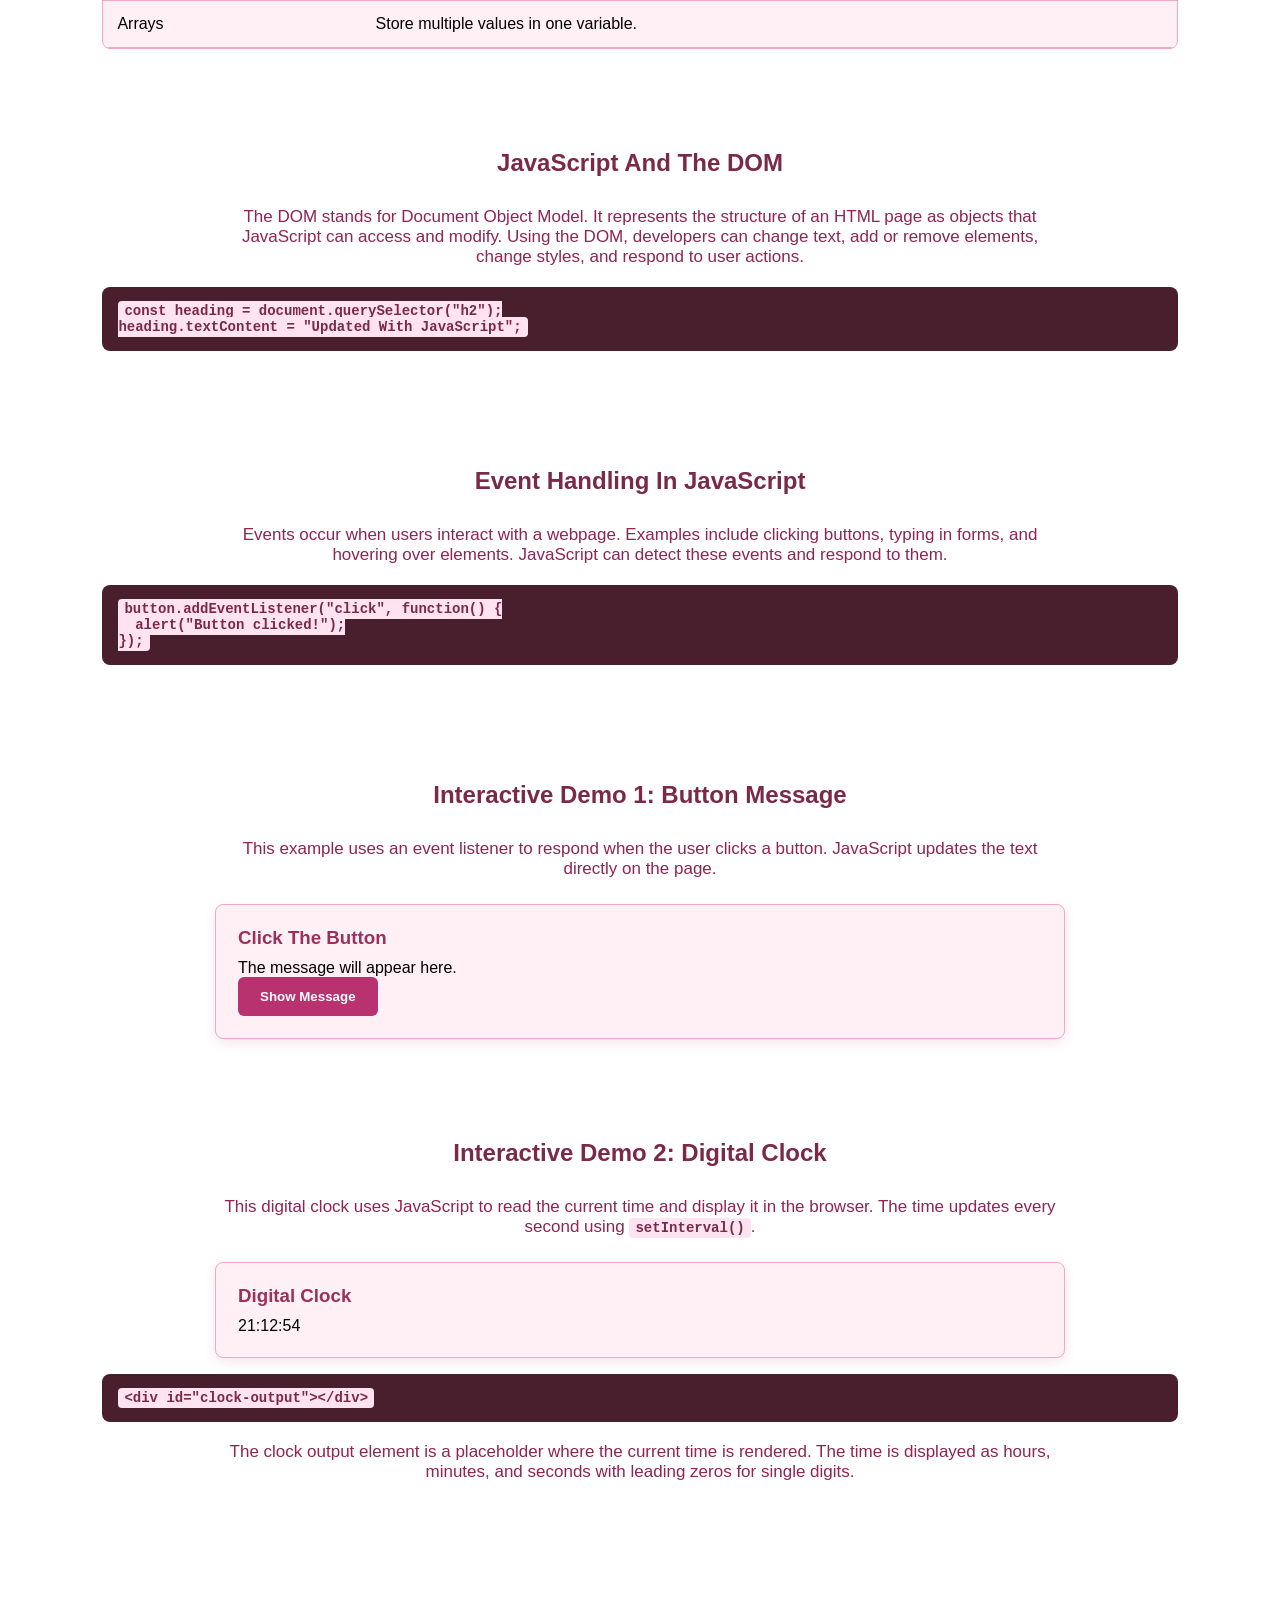
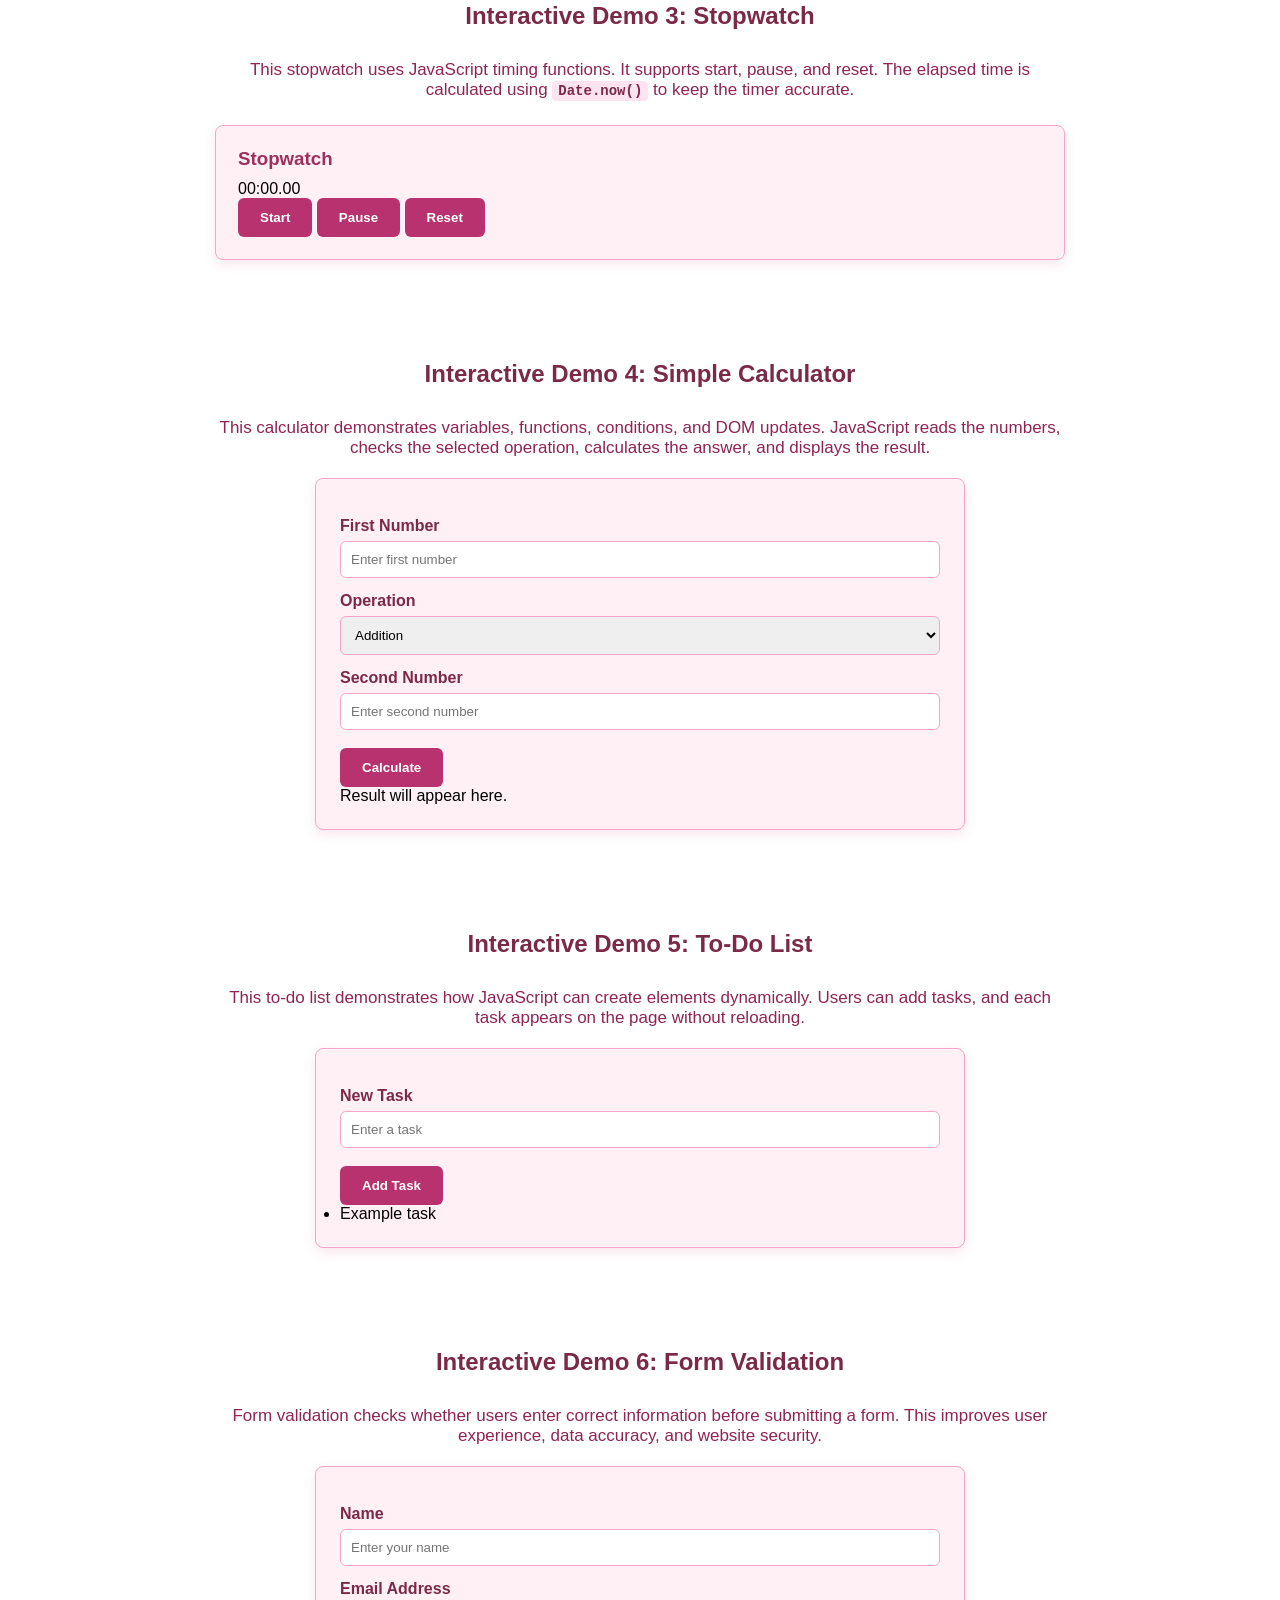
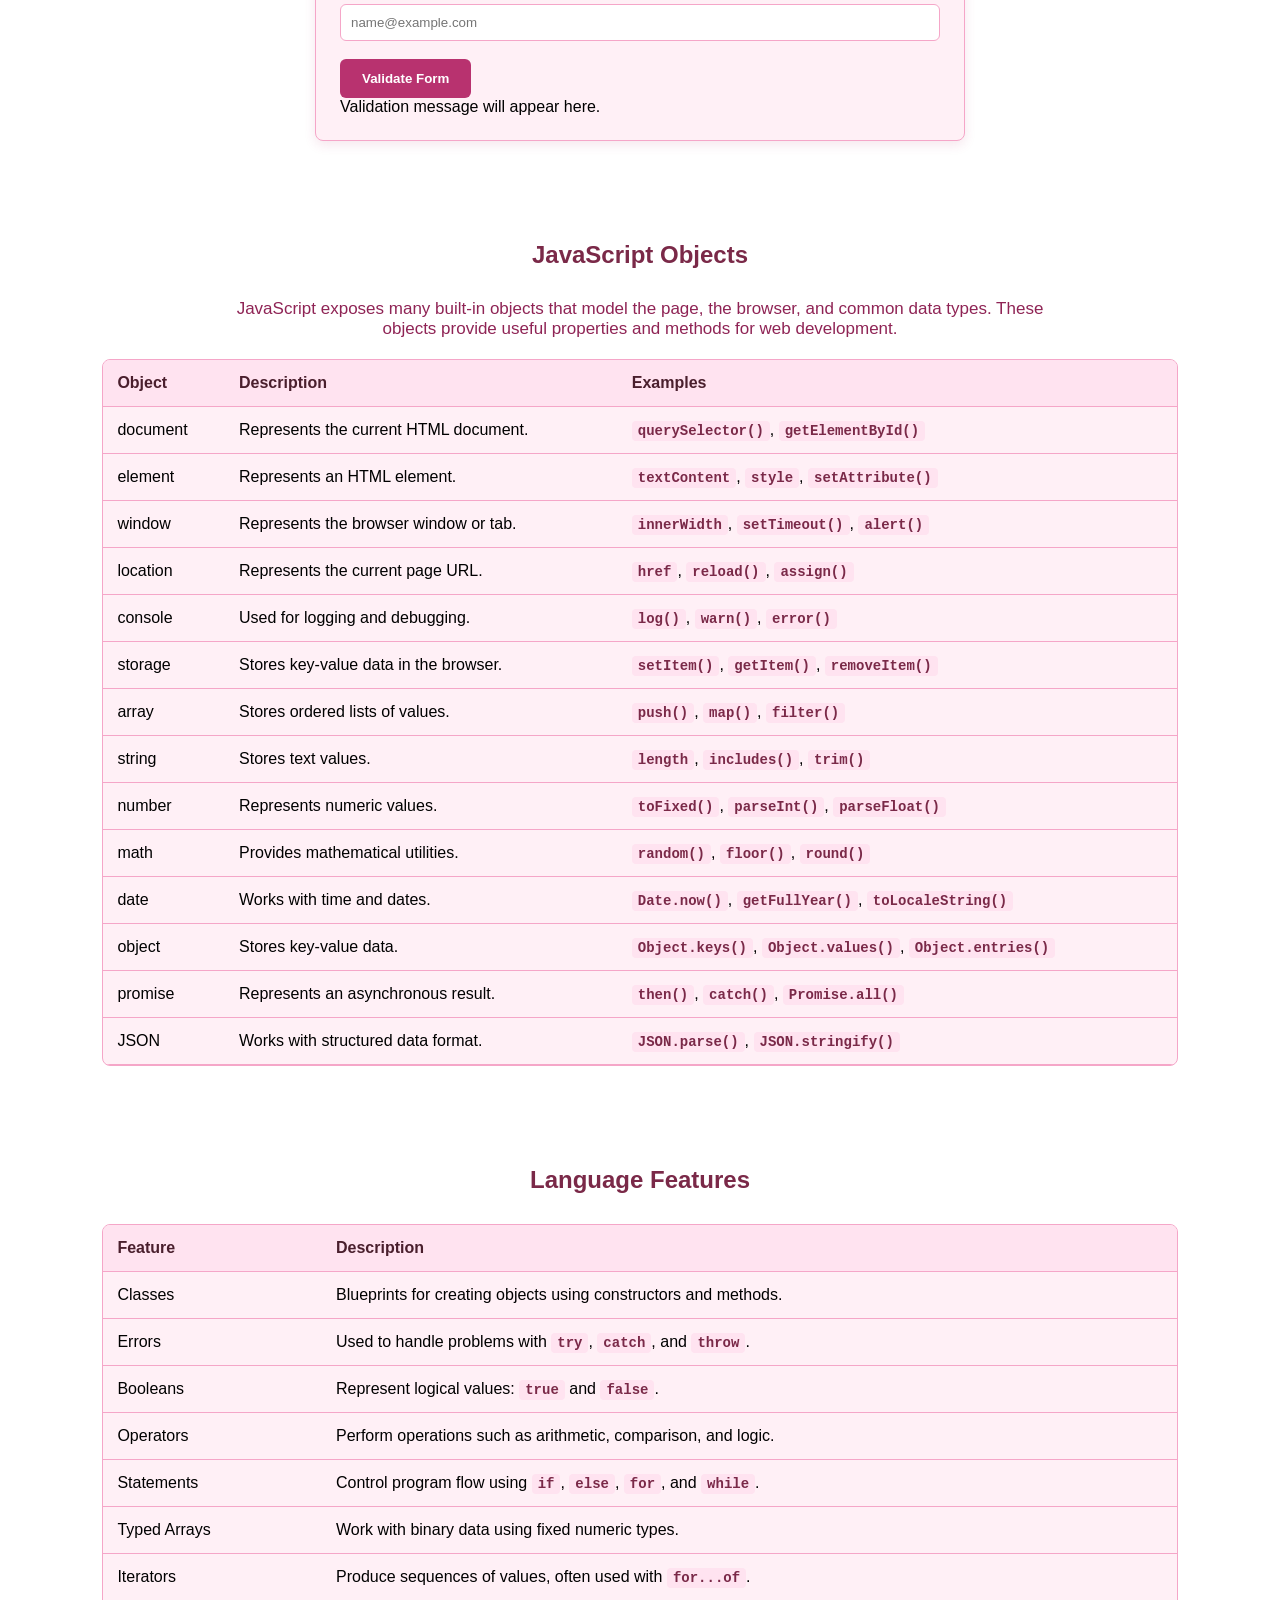
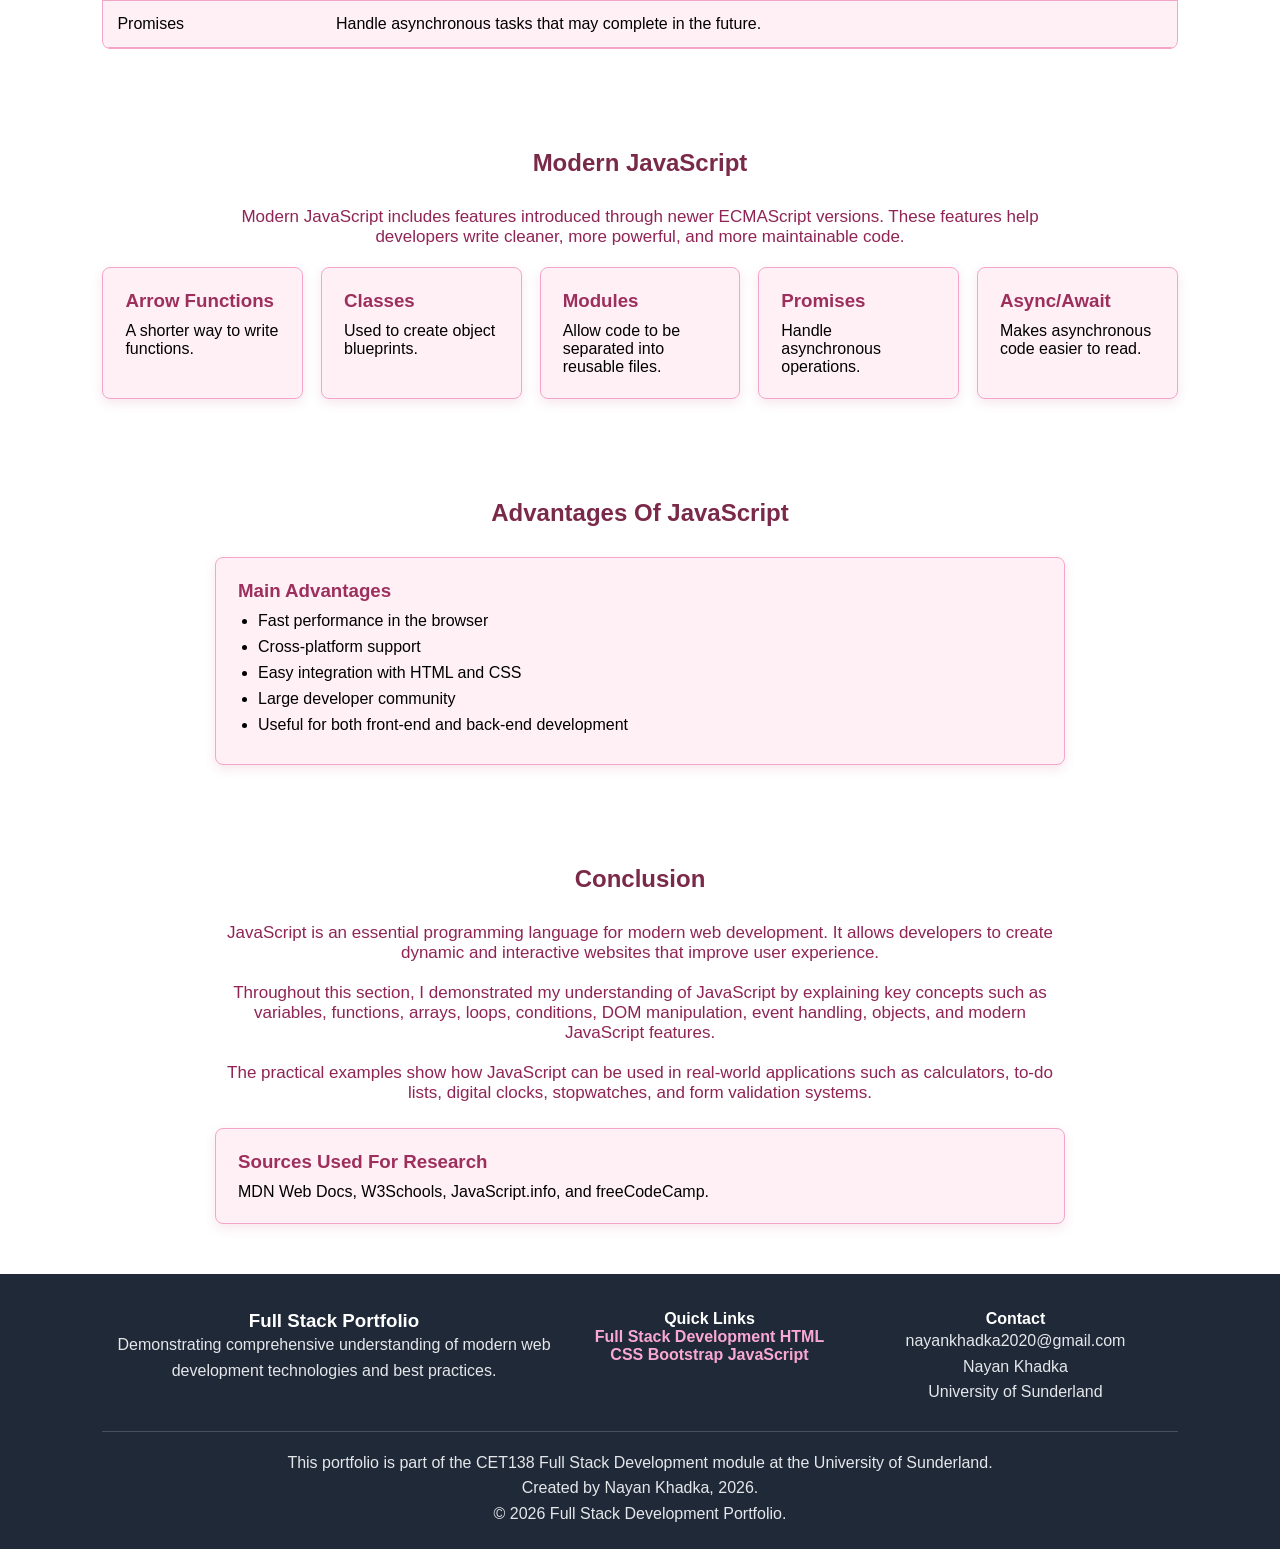
<file: javascript.html>
<!DOCTYPE html>
<html lang="en">
<head>
  <meta charset="UTF-8">
  <meta name="viewport" content="width=device-width, initial-scale=1.0">
  <title>JavaScript</title>
  <link rel="stylesheet" href="styles/style.css">
</head>
<body>

  <header>
    <nav>
      <h1>CET138 Portfolio</h1>
      <ul>
        <li><a href="index.html">Home</a></li>
        <li><a href="fullstack.html">Full Stack</a></li>
        <li><a href="html.html">HTML</a></li>
        <li><a href="css.html">CSS</a></li>
        <li><a href="bootstrap.html">Bootstrap</a></li>
        <li><a href="javascript.html">JavaScript</a></li>
      </ul>
    </nav>
  </header>

  <main>
    <section class="hero">
      <h2>JavaScript</h2>
      <p>
        JavaScript is a programming language used to add interactivity, dynamic
        behaviour, DOM updates, user events, and practical UI features to web
        pages.
      </p>
    </section>

    <section class="overview">
      <h2>Introduction To JavaScript</h2>
      <p class="explanation">
        JavaScript is one of the most important programming languages used in
        modern web development. HTML creates the structure of a webpage, CSS
        controls the design, and JavaScript adds functionality so users can
        interact with the page.
      </p>

      <p class="explanation">
        JavaScript can be used to create image sliders, form validation,
        dropdown menus, calculators, games, pop-up messages, digital clocks,
        stopwatches, and many other interactive features.
      </p>

      <p class="explanation">
        JavaScript was originally created for web browsers, but today it is also
        used outside the browser with technologies such as Node.js. This means
        developers can use JavaScript for both front-end and back-end
        development.
      </p>
    </section>

    <section class="overview">
      <h2>Why JavaScript Is Important</h2>
      <p class="explanation">
        JavaScript is important because it helps developers create websites that
        are more engaging and user friendly. Without JavaScript, websites would
        only display static information. JavaScript allows pages to react to user
        actions such as clicking buttons, typing into forms, or moving the mouse.
      </p>

      <div class="cards">
        <div class="card">
          <h3>Form Validation</h3>
          <p>Checks user input before a form is submitted.</p>
        </div>

        <div class="card">
          <h3>Real-Time Updates</h3>
          <p>Updates page content without reloading the browser.</p>
        </div>

        <div class="card">
          <h3>Animations</h3>
          <p>Adds movement and visual effects to web pages.</p>
        </div>

        <div class="card">
          <h3>Applications</h3>
          <p>Creates calculators, games, shopping carts, and chat apps.</p>
        </div>

        <div class="card">
          <h3>API Data</h3>
          <p>Fetches data from external services and displays it on a page.</p>
        </div>
      </div>
    </section>

    <section class="overview">
      <h2>Features Of JavaScript</h2>

      <div class="table-wrap">
        <table>
          <thead>
            <tr>
              <th>Feature</th>
              <th>Description</th>
            </tr>
          </thead>
          <tbody>
            <tr><td>Interactivity</td><td>Allows webpages to respond to user actions.</td></tr>
            <tr><td>DOM Manipulation</td><td>Changes HTML content and CSS styles without reloading the page.</td></tr>
            <tr><td>Variables</td><td>Stores data values that can be used later.</td></tr>
            <tr><td>Functions</td><td>Reusable blocks of code that perform tasks.</td></tr>
            <tr><td>Conditions</td><td>Allow JavaScript to make decisions.</td></tr>
            <tr><td>Loops</td><td>Repeat code multiple times.</td></tr>
            <tr><td>Arrays</td><td>Store multiple values in one variable.</td></tr>
          </tbody>
        </table>
      </div>
    </section>

    <section class="overview">
      <h2>JavaScript And The DOM</h2>
      <p class="explanation">
        The DOM stands for Document Object Model. It represents the structure of
        an HTML page as objects that JavaScript can access and modify. Using the
        DOM, developers can change text, add or remove elements, change styles,
        and respond to user actions.
      </p>

      <pre><code>const heading = document.querySelector("h2");
heading.textContent = "Updated With JavaScript";</code></pre>
    </section>

    <section class="overview">
      <h2>Event Handling In JavaScript</h2>
      <p class="explanation">
        Events occur when users interact with a webpage. Examples include
        clicking buttons, typing in forms, and hovering over elements.
        JavaScript can detect these events and respond to them.
      </p>

      <pre><code>button.addEventListener("click", function() {
  alert("Button clicked!");
});</code></pre>
    </section>

    <section class="overview">
      <h2>Interactive Demo 1: Button Message</h2>
      <p class="explanation">
        This example uses an event listener to respond when the user clicks a
        button. JavaScript updates the text directly on the page.
      </p>

      <div class="card references">
        <h3>Click The Button</h3>
        <p id="button-message">The message will appear here.</p>
        <button type="button" class="btn" id="message-button">Show Message</button>
      </div>
    </section>

    <section class="overview">
      <h2>Interactive Demo 2: Digital Clock</h2>
      <p class="explanation">
        This digital clock uses JavaScript to read the current time and display
        it in the browser. The time updates every second using
        <code>setInterval()</code>.
      </p>

      <div class="card references">
        <h3>Digital Clock</h3>
        <p id="clock-output">00:00:00</p>
      </div>

      <pre><code>&lt;div id="clock-output"&gt;&lt;/div&gt;</code></pre>

      <p class="explanation">
        The clock output element is a placeholder where the current time is
        rendered. The time is displayed as hours, minutes, and seconds with
        leading zeros for single digits.
      </p>
    </section>

    <section class="overview">
      <h2>Interactive Demo 3: Stopwatch</h2>
      <p class="explanation">
        This stopwatch uses JavaScript timing functions. It supports start,
        pause, and reset. The elapsed time is calculated using
        <code>Date.now()</code> to keep the timer accurate.
      </p>

      <div class="card references">
        <h3>Stopwatch</h3>
        <p id="stopwatch-output">00:00.00</p>
        <button type="button" class="btn" id="start-stopwatch">Start</button>
        <button type="button" class="btn" id="pause-stopwatch">Pause</button>
        <button type="button" class="btn" id="reset-stopwatch">Reset</button>
      </div>
    </section>

    <section class="overview">
      <h2>Interactive Demo 4: Simple Calculator</h2>
      <p class="explanation">
        This calculator demonstrates variables, functions, conditions, and DOM
        updates. JavaScript reads the numbers, checks the selected operation,
        calculates the answer, and displays the result.
      </p>

      <form class="demo-form">
        <label for="num-one">First Number</label>
        <input type="number" id="num-one" placeholder="Enter first number">

        <label for="operator">Operation</label>
        <select id="operator">
          <option value="add">Addition</option>
          <option value="subtract">Subtraction</option>
          <option value="multiply">Multiplication</option>
          <option value="divide">Division</option>
        </select>

        <label for="num-two">Second Number</label>
        <input type="number" id="num-two" placeholder="Enter second number">

        <button type="button" class="btn" id="calculate-btn">Calculate</button>
        <p id="calculator-result">Result will appear here.</p>
      </form>
    </section>

    <section class="overview">
      <h2>Interactive Demo 5: To-Do List</h2>
      <p class="explanation">
        This to-do list demonstrates how JavaScript can create elements
        dynamically. Users can add tasks, and each task appears on the page
        without reloading.
      </p>

      <form class="demo-form">
        <label for="todo-input">New Task</label>
        <input type="text" id="todo-input" placeholder="Enter a task">

        <button type="button" class="btn" id="add-task-btn">Add Task</button>

        <ul id="todo-list">
          <li>Example task</li>
        </ul>
      </form>
    </section>

    <section class="overview">
      <h2>Interactive Demo 6: Form Validation</h2>
      <p class="explanation">
        Form validation checks whether users enter correct information before
        submitting a form. This improves user experience, data accuracy, and
        website security.
      </p>

      <form class="demo-form">
        <label for="validation-name">Name</label>
        <input type="text" id="validation-name" placeholder="Enter your name">

        <label for="validation-email">Email Address</label>
        <input type="email" id="validation-email" placeholder="name@example.com">

        <button type="button" class="btn" id="validate-btn">Validate Form</button>
        <p id="validation-message">Validation message will appear here.</p>
      </form>
    </section>

    <section class="overview">
      <h2>JavaScript Objects</h2>
      <p class="explanation">
        JavaScript exposes many built-in objects that model the page, the
        browser, and common data types. These objects provide useful properties
        and methods for web development.
      </p>

      <div class="table-wrap">
        <table>
          <thead>
            <tr>
              <th>Object</th>
              <th>Description</th>
              <th>Examples</th>
            </tr>
          </thead>
          <tbody>
            <tr><td>document</td><td>Represents the current HTML document.</td><td><code>querySelector()</code>, <code>getElementById()</code></td></tr>
            <tr><td>element</td><td>Represents an HTML element.</td><td><code>textContent</code>, <code>style</code>, <code>setAttribute()</code></td></tr>
            <tr><td>window</td><td>Represents the browser window or tab.</td><td><code>innerWidth</code>, <code>setTimeout()</code>, <code>alert()</code></td></tr>
            <tr><td>location</td><td>Represents the current page URL.</td><td><code>href</code>, <code>reload()</code>, <code>assign()</code></td></tr>
            <tr><td>console</td><td>Used for logging and debugging.</td><td><code>log()</code>, <code>warn()</code>, <code>error()</code></td></tr>
            <tr><td>storage</td><td>Stores key-value data in the browser.</td><td><code>setItem()</code>, <code>getItem()</code>, <code>removeItem()</code></td></tr>
            <tr><td>array</td><td>Stores ordered lists of values.</td><td><code>push()</code>, <code>map()</code>, <code>filter()</code></td></tr>
            <tr><td>string</td><td>Stores text values.</td><td><code>length</code>, <code>includes()</code>, <code>trim()</code></td></tr>
            <tr><td>number</td><td>Represents numeric values.</td><td><code>toFixed()</code>, <code>parseInt()</code>, <code>parseFloat()</code></td></tr>
            <tr><td>math</td><td>Provides mathematical utilities.</td><td><code>random()</code>, <code>floor()</code>, <code>round()</code></td></tr>
            <tr><td>date</td><td>Works with time and dates.</td><td><code>Date.now()</code>, <code>getFullYear()</code>, <code>toLocaleString()</code></td></tr>
            <tr><td>object</td><td>Stores key-value data.</td><td><code>Object.keys()</code>, <code>Object.values()</code>, <code>Object.entries()</code></td></tr>
            <tr><td>promise</td><td>Represents an asynchronous result.</td><td><code>then()</code>, <code>catch()</code>, <code>Promise.all()</code></td></tr>
            <tr><td>JSON</td><td>Works with structured data format.</td><td><code>JSON.parse()</code>, <code>JSON.stringify()</code></td></tr>
          </tbody>
        </table>
      </div>
    </section>

    <section class="overview">
      <h2>Language Features</h2>

      <div class="table-wrap">
        <table>
          <thead>
            <tr>
              <th>Feature</th>
              <th>Description</th>
            </tr>
          </thead>
          <tbody>
            <tr><td>Classes</td><td>Blueprints for creating objects using constructors and methods.</td></tr>
            <tr><td>Errors</td><td>Used to handle problems with <code>try</code>, <code>catch</code>, and <code>throw</code>.</td></tr>
            <tr><td>Booleans</td><td>Represent logical values: <code>true</code> and <code>false</code>.</td></tr>
            <tr><td>Operators</td><td>Perform operations such as arithmetic, comparison, and logic.</td></tr>
            <tr><td>Statements</td><td>Control program flow using <code>if</code>, <code>else</code>, <code>for</code>, and <code>while</code>.</td></tr>
            <tr><td>Typed Arrays</td><td>Work with binary data using fixed numeric types.</td></tr>
            <tr><td>Iterators</td><td>Produce sequences of values, often used with <code>for...of</code>.</td></tr>
            <tr><td>Promises</td><td>Handle asynchronous tasks that may complete in the future.</td></tr>
          </tbody>
        </table>
      </div>
    </section>

    <section class="overview">
      <h2>Modern JavaScript</h2>
      <p class="explanation">
        Modern JavaScript includes features introduced through newer ECMAScript
        versions. These features help developers write cleaner, more powerful,
        and more maintainable code.
      </p>

      <div class="cards">
        <div class="card">
          <h3>Arrow Functions</h3>
          <p>A shorter way to write functions.</p>
        </div>

        <div class="card">
          <h3>Classes</h3>
          <p>Used to create object blueprints.</p>
        </div>

        <div class="card">
          <h3>Modules</h3>
          <p>Allow code to be separated into reusable files.</p>
        </div>

        <div class="card">
          <h3>Promises</h3>
          <p>Handle asynchronous operations.</p>
        </div>

        <div class="card">
          <h3>Async/Await</h3>
          <p>Makes asynchronous code easier to read.</p>
        </div>
      </div>
    </section>

    <section class="overview">
      <h2>Advantages Of JavaScript</h2>

      <div class="card references">
        <h3>Main Advantages</h3>
        <ul>
          <li>Fast performance in the browser</li>
          <li>Cross-platform support</li>
          <li>Easy integration with HTML and CSS</li>
          <li>Large developer community</li>
          <li>Useful for both front-end and back-end development</li>
        </ul>
      </div>
    </section>

    <section class="overview">
      <h2>Conclusion</h2>
      <p class="explanation">
        JavaScript is an essential programming language for modern web
        development. It allows developers to create dynamic and interactive
        websites that improve user experience.
      </p>

      <p class="explanation">
        Throughout this section, I demonstrated my understanding of JavaScript by
        explaining key concepts such as variables, functions, arrays, loops,
        conditions, DOM manipulation, event handling, objects, and modern
        JavaScript features.
      </p>

      <p class="explanation">
        The practical examples show how JavaScript can be used in real-world
        applications such as calculators, to-do lists, digital clocks,
        stopwatches, and form validation systems.
      </p>

      <div class="card references">
        <h3>Sources Used For Research</h3>
        <p>MDN Web Docs, W3Schools, JavaScript.info, and freeCodeCamp.</p>
      </div>
    </section>
  </main>

 <footer class="site-footer">
    <div class="footer-content">
      <div class="footer-about">
        <h3>Full Stack Portfolio</h3>
        <p>
          Demonstrating comprehensive understanding of modern web development
          technologies and best practices.
        </p>
      </div>

      <div class="footer-links">
        <h4>Quick Links</h4>
        <a href="fullstack.html">Full Stack Development</a>
        <a href="html.html">HTML</a>
        <a href="css.html">CSS</a>
        <a href="bootstrap.html">Bootstrap</a>
        <a href="javascript.html">JavaScript</a>
      </div>

      <div class="footer-contact">
        <h4>Contact</h4>
        <p>nayankhadka2020@gmail.com</p>
        <p>Nayan Khadka</p>
        <p>University of Sunderland</p>
      </div>
    </div>

    <div class="footer-bottom">
      <p>This portfolio is part of the CET138 Full Stack Development module at the University of Sunderland.</p>
      <p>Created by Nayan Khadka, 2026.</p>
      <p>&copy; 2026 Full Stack Development Portfolio.</p>
    </div>
  </footer>


  <script>
    const messageButton = document.getElementById("message-button");
    const buttonMessage = document.getElementById("button-message");

    if (messageButton && buttonMessage) {
      messageButton.addEventListener("click", function() {
        buttonMessage.textContent = "JavaScript changed this text after the button was clicked.";
      });
    }

    const clockOut = document.getElementById("clock-output");

    function updateClock() {
      if (!clockOut) {
        return;
      }

      const date = new Date();

      function pad(number) {
        return String(number).padStart(2, "0");
      }

      clockOut.textContent =
        pad(date.getHours()) + ":" +
        pad(date.getMinutes()) + ":" +
        pad(date.getSeconds());
    }

    updateClock();
    setInterval(updateClock, 1000);

    let swStart = 0;
    let swElapsed = 0;
    let swTimer = null;

    const swOut = document.getElementById("stopwatch-output");
    const swStartBtn = document.getElementById("start-stopwatch");
    const swPauseBtn = document.getElementById("pause-stopwatch");
    const swResetBtn = document.getElementById("reset-stopwatch");

    function formatStopwatch(ms) {
      const minutes = Math.floor(ms / 60000);
      const seconds = Math.floor((ms % 60000) / 1000);
      const hundredths = Math.floor((ms % 1000) / 10);

      function pad(number) {
        return String(number).padStart(2, "0");
      }

      return pad(minutes) + ":" + pad(seconds) + "." + pad(hundredths);
    }

    function renderStopwatch() {
      if (swOut) {
        swOut.textContent = formatStopwatch(swElapsed);
      }
    }

    if (swStartBtn && swPauseBtn && swResetBtn && swOut) {
      swStartBtn.addEventListener("click", function() {
        if (swTimer) {
          return;
        }

        swStart = Date.now() - swElapsed;

        swTimer = setInterval(function() {
          swElapsed = Date.now() - swStart;
          renderStopwatch();
        }, 10);
      });

      swPauseBtn.addEventListener("click", function() {
        clearInterval(swTimer);
        swTimer = null;
      });

      swResetBtn.addEventListener("click", function() {
        clearInterval(swTimer);
        swTimer = null;
        swElapsed = 0;
        renderStopwatch();
      });
    }

    const calculateBtn = document.getElementById("calculate-btn");
    const calculatorResult = document.getElementById("calculator-result");

    if (calculateBtn && calculatorResult) {
      calculateBtn.addEventListener("click", function() {
        const numOne = Number(document.getElementById("num-one").value);
        const numTwo = Number(document.getElementById("num-two").value);
        const operator = document.getElementById("operator").value;
        let result;

        if (operator === "add") {
          result = numOne + numTwo;
        } else if (operator === "subtract") {
          result = numOne - numTwo;
        } else if (operator === "multiply") {
          result = numOne * numTwo;
        } else if (operator === "divide") {
          if (numTwo === 0) {
            calculatorResult.textContent = "Cannot divide by zero.";
            return;
          }

          result = numOne / numTwo;
        }

        calculatorResult.textContent = "Result: " + result;
      });
    }

    const addTaskBtn = document.getElementById("add-task-btn");
    const todoInput = document.getElementById("todo-input");
    const todoList = document.getElementById("todo-list");

    if (addTaskBtn && todoInput && todoList) {
      addTaskBtn.addEventListener("click", function() {
        const taskText = todoInput.value.trim();

        if (taskText === "") {
          return;
        }

        const taskItem = document.createElement("li");
        taskItem.textContent = taskText;
        todoList.appendChild(taskItem);
        todoInput.value = "";
      });
    }

    const validateBtn = document.getElementById("validate-btn");
    const validationMessage = document.getElementById("validation-message");

    if (validateBtn && validationMessage) {
      validateBtn.addEventListener("click", function() {
        const name = document.getElementById("validation-name").value.trim();
        const email = document.getElementById("validation-email").value.trim();

        if (name === "" || email === "") {
          validationMessage.textContent = "Please complete all fields.";
        } else if (!email.includes("@")) {
          validationMessage.textContent = "Please enter a valid email address.";
        } else {
          validationMessage.textContent = "Form validation successful.";
        }
      });
    }
  </script>

</body>
</html>
</file>
<file: styles/style.css>
* {
  box-sizing: border-box;
  margin: 0;
  padding: 0;
}

body {
  font-family: Arial, sans-serif;
  padding-top: 85px; /* space for fixed header */
}

.hero h2 {
  font-size: 42px;
  margin-bottom: 16px;
  color: #7a2948;
}

.card h3 {
  margin-bottom: 10px;
  color: #9d2f5d;
}

header {
  position: fixed;
  top: 0;
  left: 0;
  width: 100%;
  z-index: 1000;
  background: #1f2937;
  color: white;
  padding: 16px 8%;
  box-shadow: 0 2px 10px rgba(0, 0, 0, 0.3);
}

nav {
  display: flex;
  justify-content: space-between;
  align-items: center;
  flex-wrap: wrap;
}

nav h1 {
  font-size: 24px;
}

nav ul {
  list-style: none;
  display: flex;
  gap: 18px;
  flex-wrap: wrap;
}

nav a {
  color: white;
  text-decoration: none;
  font-weight: bold;
}

nav a:hover {
  color: #38bdf8;
}

.hero {
  padding: 80px 8%;
  text-align: center;
  background: #ffeaf3;
}

.btn {
  display: inline-block;
  background: #b8326f;
  color: white;
  padding: 12px 22px;
  border-radius: 6px;
  text-decoration: none;
  font-weight: bold;
  border: none;
  cursor: pointer;
  transition: background 0.2s ease;
}

.btn:hover {
  background: #8f2455;
}

.hero p {
  max-width: 700px;
  margin: 0 auto 24px;
  font-size: 18px;
}

.overview {
  padding: 50px 8%;
}

.overview h2 {
  text-align: center;
  margin-bottom: 30px;
  color: #7a2948;
}

.cards {
  display: grid;
  grid-template-columns: repeat(5, 1fr);
  gap: 18px;
}

/* Single card style (pink theme) */
.card {
  background: #fff0f6;
  padding: 22px;
  border-radius: 8px;
  border: 1px solid #f5a6c8;
  box-shadow: 0 4px 12px rgba(184, 50, 111, 0.12);
}

.card h3 {
  margin-bottom: 10px;
  color: #9d2f5d;
}

.card:hover {
  background: #ffe3f0;
  transform: translateY(-4px);
  transition: 0.3s ease;
}

.card ul {
  padding-left: 20px;
  margin-top: 10px;
}

.card li {
  margin-bottom: 8px;
}

footer {
  text-align: center;
  padding: 20px;
  background: #1f2937;
  color: white;
}

/* Responsive grids */
@media (max-width: 900px) {
  .cards {
    grid-template-columns: repeat(2, 1fr);
  }
  .hero h2 {
    font-size: 34px;
  }
}

@media (max-width: 600px) {
  nav {
    align-items: flex-start;
    gap: 12px;
  }
  nav ul {
    flex-direction: column;
    gap: 8px;
  }
  .cards {
    grid-template-columns: 1fr;
  }
  .hero {
    padding: 55px 6%;
  }
  .hero h2 {
    font-size: 28px;
  }
}

/* Flow diagram */
.flow {
  display: flex;
  align-items: center;
  justify-content: center;
  gap: 14px;
  flex-wrap: wrap;
  margin: 30px 0;
}

.flow div {
  background: #fff0f6;
  border: 1px solid #f5a6c8;
  color: #4a1f2d;
  padding: 16px;
  border-radius: 8px;
  font-weight: bold;
  box-shadow: 0 4px 12px rgba(184, 50, 111, 0.12);
}

.flow span {
  font-size: 28px;
  color: #b8326f;
  font-weight: bold;
}

.explanation {
  max-width: 850px;
  margin: 20px auto;
  text-align: center;
  font-size: 17px;
  color: #8f2455 !important;
}

pre {
  background: #4a1f2d;
  color: #ffeaf3;
  padding: 16px;
  border-radius: 8px;
  overflow-x: auto;
  margin: 16px 0;
  text-align: left;
}

code {
  color: inherit;
  font-size: 14px;
}

.references {
  max-width: 850px;
  margin: 25px auto 0;
}

.demo-form {
  max-width: 650px;
  margin: 0 auto;
  background: #fff0f6;
  padding: 24px;
  border-radius: 8px;
  border: 1px solid #f5a6c8;
  box-shadow: 0 4px 12px rgba(184, 50, 111, 0.12);
}

.demo-form label {
  display: block;
  margin-top: 14px;
  margin-bottom: 6px;
  font-weight: bold;
  color: #7a2948;
}

.demo-form input,
.demo-form textarea,
.demo-form select {
  width: 100%;
  padding: 10px;
  border: 1px solid #f5a6c8;
  border-radius: 6px;
  font-family: inherit;
}

.demo-form .btn {
  margin-top: 18px;
}

.table-wrap {
  background: #fff0f6;
  border: 1px solid #f5a6c8;
  border-radius: 8px;
  overflow-x: auto;
}

table {
  width: 100%;
  border-collapse: collapse;
}

th,
td {
  padding: 14px;
  border-bottom: 1px solid #f5a6c8;
  text-align: left;
}

th {
  background: #ffe3f0;
  color: #4a1f2d;
}

/* Code inside cards, tables, etc. */
.overview code,
.table-wrap code,
.card code {
  background: #ffe3f0;
  color: #7a2948;
  padding: 2px 6px;
  border-radius: 4px;
  font-weight: bold;
}

/* Responsive demo (used on CSS page) */
.responsive-demo {
  display: grid;
  grid-template-columns: repeat(3, 1fr);
  gap: 16px;
  margin-top: 20px;
}

.responsive-demo div {
  background: #fff0f6;
  border: 1px solid #f5a6c8;
  border-radius: 8px;
  box-shadow: 0 4px 12px rgba(184, 50, 111, 0.12);
  color: #4a1f2d;
  font-weight: bold;
  padding: 20px;
  text-align: center;
}

@media (max-width: 900px) {
  .responsive-demo {
    grid-template-columns: repeat(2, 1fr);
  }
}

@media (max-width: 600px) {
  .responsive-demo {
    grid-template-columns: 1fr;
  }
}

/* Index page vertical portfolio sections */
.portfolio-list {
  display: flex;
  flex-direction: column;
  gap: 22px;
  max-width: 850px;
  margin: 0 auto;
}

.portfolio-list .card {
  width: 100%;
}

/* CSS galaxy demo */
.galaxy-demo {
  position: relative;
  height: 190px;
  margin: 18px 0;
  overflow: hidden;
  border-radius: 8px;
  background:
    radial-gradient(circle at 20% 30%, #7c3aed 0, transparent 24%),
    radial-gradient(circle at 80% 70%, #0ea5e9 0, transparent 22%),
    linear-gradient(135deg, #12051f, #251044, #07111f);
}

.stars,
.stars-two {
  position: absolute;
  inset: 0;
  background-image:
    radial-gradient(white 1px, transparent 1px),
    radial-gradient(#ffd6e7 1px, transparent 1px);
  background-size: 26px 26px, 42px 42px;
  animation: moveStars 8s linear infinite;
}

.stars-two {
  opacity: 0.55;
  background-size: 18px 18px, 34px 34px;
  animation: moveStars 14s linear infinite;
}

.shooting-star {
  position: absolute;
  top: 35px;
  left: -80px;
  width: 90px;
  height: 2px;
  background: linear-gradient(90deg, transparent, white);
  transform: rotate(-20deg);
  animation: shootStar 3s ease-in-out infinite;
}

.planet {
  position: absolute;
  border-radius: 50%;
  box-shadow: 0 0 18px rgba(255, 255, 255, 0.35);
}

.planet-one {
  width: 46px;
  height: 46px;
  left: 18%;
  bottom: 28px;
  background: linear-gradient(135deg, #f9a8d4, #9333ea);
  animation: floatPlanet 4s ease-in-out infinite;
}

.planet-two {
  width: 30px;
  height: 30px;
  right: 20%;
  top: 42px;
  background: linear-gradient(135deg, #38bdf8, #1d4ed8);
  animation: floatPlanet 5.5s ease-in-out infinite;
}

@keyframes moveStars {
  from { transform: translateY(0); }
  to { transform: translateY(36px); }
}

@keyframes shootStar {
  0% {
    transform: translate(-80px, 0) rotate(-20deg);
    opacity: 0;
  }
  20% { opacity: 1; }
  100% {
    transform: translate(900px, 120px) rotate(-20deg);
    opacity: 0;
  }
}

@keyframes floatPlanet {
  0%, 100% { transform: translateY(0) translateX(0); }
  50% { transform: translateY(-12px) translateX(8px); }
}

/* Bootstrap showcase on index page */
.bootstrap-showcase {
  background: #f8fbff;
  border: 1px solid #dbeafe;
  border-radius: 8px;
  margin: 18px 0;
  overflow: hidden;
  position: relative;
}

.bootstrap-showcase::before {
  content: "";
  position: absolute;
  inset: 0;
  background:
    linear-gradient(90deg, rgba(13, 110, 253, 0.08) 1px, transparent 1px),
    linear-gradient(rgba(13, 110, 253, 0.08) 1px, transparent 1px);
  background-size: 26px 26px;
  pointer-events: none;
}

.showcase-navbar,
.showcase-grid,
.showcase-layout,
.showcase-badges {
  position: relative;
  z-index: 1;
}

.showcase-navbar {
  align-items: center;
  background: #1f2937;
  color: white;
  display: flex;
  justify-content: space-between;
  padding: 10px 12px;
}

.showcase-navbar span {
  font-weight: bold;
}

.showcase-navbar div {
  display: flex;
  gap: 8px;
  flex-wrap: wrap;
}

.showcase-navbar small {
  background: rgba(255, 255, 255, 0.14);
  border-radius: 5px;
  color: white;
  font-size: 12px;
  padding: 4px 7px;
}

.showcase-grid {
  display: grid;
  gap: 10px;
  grid-template-columns: repeat(3, 1fr);
  padding: 12px;
}

.showcase-tile {
  background: white;
  border: 1px solid #bfdbfe;
  border-radius: 8px;
  box-shadow: 0 4px 10px rgba(13, 110, 253, 0.08);
  padding: 12px;
  text-align: center;
  transition: 0.3s ease;
}

.showcase-tile:hover {
  transform: translateY(-5px);
}

.showcase-tile strong {
  color: #0d6efd;
  display: block;
  margin-bottom: 4px;
}

.showcase-tile span {
  color: #4a1f2d;
  font-size: 13px;
  font-weight: bold;
}

.showcase-layout {
  display: grid;
  gap: 10px;
  grid-template-columns: 2fr 1fr;
  padding: 0 12px 12px;
}

.layout-main,
.layout-side {
  align-items: center;
  background: #eff6ff;
  border: 1px dashed #60a5fa;
  border-radius: 8px;
  color: #1d4ed8;
  display: flex;
  font-weight: bold;
  justify-content: center;
  min-height: 48px;
  text-align: center;
}

.layout-side {
  background: #fff7ed;
  border-color: #fb923c;
  color: #9a3412;
}

.showcase-badges {
  display: flex;
  flex-wrap: wrap;
  gap: 8px;
  padding: 0 12px 12px;
}

.showcase-badges span {
  background: #e0f2fe;
  border: 1px solid #7dd3fc;
  border-radius: 20px;
  color: #075985;
  font-size: 12px;
  font-weight: bold;
  padding: 6px 9px;
}

.bootstrap-open-btn {
  position: relative;
  overflow: hidden;
  transition: 0.3s ease;
}

.bootstrap-open-btn:hover {
  background: #0d6efd;
  box-shadow: 0 8px 20px rgba(13, 110, 253, 0.35);
  transform: translateY(-3px) scale(1.03);
}

.bootstrap-open-btn::after {
  content: "";
  position: absolute;
  top: 0;
  left: -70%;
  width: 45%;
  height: 100%;
  background: rgba(255, 255, 255, 0.35);
  transform: skewX(-20deg);
  transition: 0.5s ease;
}

.bootstrap-open-btn:hover::after {
  left: 125%;
}

@media (max-width: 600px) {
  .showcase-navbar {
    align-items: flex-start;
    flex-direction: column;
    gap: 8px;
  }
  .showcase-grid,
  .showcase-layout {
    grid-template-columns: 1fr;
  }
}

/* HTML newspaper demo on index page */
.newspaper-demo {
  background: #fffdf7;
  border: 1px solid #e7d8b8;
  border-radius: 8px;
  color: #3f2f1d;
  margin: 18px 0;
  overflow: hidden;
}

.paper-header {
  background: #3f2f1d;
  color: #fffdf7;
  display: flex;
  justify-content: space-between;
  gap: 10px;
  padding: 10px 12px;
}

.paper-header strong {
  font-size: 18px;
}

.paper-header span {
  font-size: 13px;
  font-style: italic;
}

.paper-nav {
  background: #f4e8ce;
  border-bottom: 1px solid #e7d8b8;
  display: flex;
  gap: 8px;
  padding: 8px 12px;
}

.paper-nav span {
  background: #fff8e8;
  border: 1px solid #e7d8b8;
  border-radius: 20px;
  font-size: 12px;
  font-weight: bold;
  padding: 5px 9px;
}

.paper-main {
  display: grid;
  gap: 10px;
  grid-template-columns: 2fr 1fr;
  padding: 12px;
}

.paper-article,
.paper-aside {
  background: #fff8e8;
  border: 1px solid #e7d8b8;
  border-radius: 8px;
  padding: 10px;
}

.paper-article h4 {
  color: #7a2948;
  font-size: 16px;
  margin-bottom: 8px;
}

.paper-article p {
  font-size: 13px;
  line-height: 1.5;
}

.paper-aside {
  align-items: center;
  display: flex;
  flex-direction: column;
  justify-content: center;
  text-align: center;
}

.paper-aside strong {
  color: #9d2f5d;
}

.paper-aside small {
  margin-top: 5px;
}

.paper-footer {
  background: #f4e8ce;
  border-top: 1px solid #e7d8b8;
  font-size: 13px;
  font-weight: bold;
  padding: 9px 12px;
  text-align: center;
}

@media (max-width: 600px) {
  .paper-header {
    flex-direction: column;
  }
  .paper-main {
    grid-template-columns: 1fr;
  }
}

/* JavaScript kitten animation demo on index page */
.kitten-demo {
  background: #fff0f6;
  border: 1px solid #f5a6c8;
  border-radius: 8px;
  margin: 18px 0;
  padding: 16px;
  text-align: center;
}

.kitten-stage {
  background: radial-gradient(circle at top, #ffe3f0, #fff0f6 55%, #ffffff);
  border: 1px dashed #f5a6c8;
  border-radius: 8px;
  height: 175px;
  margin-bottom: 14px;
  overflow: hidden;
  position: relative;
}

.kitten {
  display: none;
  font-size: 26px;
  left: 50%;
  position: absolute;
  top: 82px;
}

.kitten-stage.active .kitten {
  display: inline-block;
  animation: kittenBurst 1.25s ease-out forwards;
}

.kitten-one { --x: -150px; --y: -75px; --r: 180deg; }
.kitten-two { --x: -115px; --y: -112px; --r: 240deg; }
.kitten-three { --x: -75px; --y: -132px; --r: 140deg; }
.kitten-four { --x: -35px; --y: -125px; --r: 270deg; }
.kitten-five { --x: 35px; --y: -130px; --r: 200deg; }
.kitten-six { --x: 78px; --y: -110px; --r: 320deg; }
.kitten-seven { --x: 120px; --y: -88px; --r: 160deg; }
.kitten-eight { --x: 155px; --y: -60px; --r: 300deg; }
.kitten-nine { --x: -135px; --y: -30px; --r: 220deg; }
.kitten-ten { --x: 135px; --y: -25px; --r: 420deg; }

.kitten-btn {
  border: none;
  cursor: pointer;
}

.kitten-btn:hover {
  background: #7a2948;
  transform: translateY(-3px) scale(1.03);
}

.kitten-note {
  color: #7a2948;
  font-size: 14px;
  font-weight: bold;
  margin-top: 10px;
}

@keyframes kittenBurst {
  0% {
    opacity: 1;
    transform: translate(0, 0) rotate(0) scale(0.8);
  }
  65% {
    opacity: 1;
    transform: translate(var(--x), var(--y)) rotate(var(--r)) scale(1.15);
  }
  100% {
    opacity: 0;
    transform: translate(var(--x), 85px) rotate(calc(var(--r) + 120deg)) scale(0.75);
  }
}

/* Large footer */
.site-footer {
  background: #1f2937;
  color: white;
  padding: 36px 8% 22px;
}

.footer-content {
  display: grid;
  grid-template-columns: 2fr 1fr 1.4fr;
  gap: 28px;
  max-width: 1100px;
  margin: 0 auto;
}

.footer-about h2,
.footer-links h3,
.footer-contact h3 {
  color: #ffe3f0;
  margin-bottom: 12px;
}

.footer-about p,
.footer-contact p,
.footer-bottom p {
  color: #e5e7eb;
  line-height: 1.6;
}

.footer-links ul {
  list-style: none;
  padding: 0;
}

.footer-links li {
  margin-bottom: 8px;
}

.site-footer a {
  color: #f9a8d4;
  text-decoration: none;
  font-weight: bold;
}

.site-footer a:hover {
  color: #38bdf8;
}

.footer-bottom {
  border-top: 1px solid rgba(255, 255, 255, 0.18);
  max-width: 1100px;
  margin: 26px auto 0;
  padding-top: 18px;
  text-align: center;
}

@media (max-width: 800px) {
  .footer-content {
    grid-template-columns: 1fr;
    text-align: center;
  }
}

/* Small product demo (fullstack page) */
.small-product-demo {
  max-width: 260px;
  margin-top: 18px;
}

.small-product-image {
  height: 150px;
  display: flex;
  align-items: center;
  justify-content: center;
  background: #fff0f6;
  border-radius: 8px;
  overflow: hidden;
}

.small-product-image img {
  max-width: 85%;
  max-height: 130px;
  object-fit: contain;
  display: block;
}

.advantages-section {
  max-width: 1200px;
  margin-left: auto;
  margin-right: auto;
}

.advantages-grid {
  display: grid;
  grid-template-columns: 1fr 1fr;
  gap: 18px;
}

.advantages-grid .card {
  min-height: 260px;
  border-radius: 6px;
}

@media (max-width: 768px) {
  .advantages-grid {
    grid-template-columns: 1fr;
  }
}

.centered-section {
  text-align: center;
}

.centered-cards {
  max-width: 900px;
  margin: 0 auto;
  text-align: left;
}

.centered-cards .card {
  margin-left: auto;
  margin-right: auto;
}

.wide-box-section {
  max-width: 1200px;
  margin-left: auto;
  margin-right: auto;
}

.wide-square-grid {
  display: grid;
  grid-template-columns: 1fr 1fr;
  gap: 18px;
  align-items: stretch;
}

.wide-square-grid .card {
  min-height: 320px;
  border-radius: 6px;
}

@media (max-width: 768px) {
  .wide-square-grid {
    grid-template-columns: 1fr;
  }
}

.fullstack-detail-list {
  display: flex;
  flex-direction: column;
  gap: 28px;
}

.html-demo-nav {
  display: flex;
  flex-wrap: wrap;
  justify-content: center;
  gap: 12px;
  background: #1f2937;
  padding: 18px;
  border-radius: 8px;
  margin: 18px 0;
}

.html-demo-nav a {
  color: #fff;
  background: #b8326f;
  text-decoration: none;
  padding: 10px 16px;
  border-radius: 6px;
  font-weight: bold;
}

.html-demo-nav a:hover {
  background: #7a2948;
}

/* Playgrounds and interactive demos (CSS page) */
.playground-grid {
  display: grid;
  grid-template-columns: repeat(auto-fit, minmax(160px, 1fr));
  gap: 18px;
  margin-top: 20px;
}

.play-card,
.gradient-box {
  min-height: 120px;
  display: grid;
  place-items: center;
  text-align: center;
  background: #fff0f6;
  border: 2px solid #f5a6c8;
  border-radius: 12px;
  color: #7a2948;
  font-weight: bold;
  transition: 0.3s ease;
}

.scale-card:hover {
  transform: scale(1.08);
}
.rotate-card:hover {
  transform: rotate(4deg);
}
.shadow-card:hover {
  box-shadow: 0 18px 35px rgba(31, 41, 55, 0.25);
}
.glow-card:hover {
  box-shadow: 0 0 25px #ff2785;
}
.lift-card:hover {
  transform: translateY(-12px);
}

.control-buttons {
  display: flex;
  flex-wrap: wrap;
  gap: 10px;
  margin: 18px 0;
}

.control-buttons button,
.gallery-btn {
  border: none;
  padding: 11px 16px;
  border-radius: 8px;
  cursor: pointer;
  background: #b8326f;
  color: white;
  font-weight: bold;
  transition: 0.3s ease;
}

.control-buttons button:hover,
.gallery-btn:hover {
  background: #7a2948;
  transform: translateY(-2px);
}

.flex-playground {
  min-height: 230px;
  display: flex;
  gap: 14px;
  padding: 18px;
  background: #fff0f6;
  border: 2px dashed #f5a6c8;
  border-radius: 12px;
}

.flex-playground div,
.grid-playground div {
  padding: 18px;
  background: #1f2937;
  color: white;
  border-radius: 8px;
  text-align: center;
  font-weight: bold;
}

.row-mode {
  flex-direction: row;
}
.column-mode {
  flex-direction: column;
}
.center-mode {
  justify-content: center;
  align-items: center;
}
.between-mode {
  justify-content: space-between;
  align-items: center;
}

.grid-playground {
  display: grid;
  gap: 14px;
  padding: 18px;
  background: #fff0f6;
  border: 2px dashed #f5a6c8;
  border-radius: 12px;
}

.grid-two {
  grid-template-columns: repeat(2, 1fr);
}
.grid-three {
  grid-template-columns: repeat(3, 1fr);
}
.grid-dashboard {
  grid-template-columns: 2fr 1fr;
}
.grid-magazine {
  grid-template-columns: 2fr 1fr;
}
.grid-magazine div:first-child {
  grid-row: span 2;
}

.radius-demo {
  width: 180px;
  height: 180px;
  margin: 20px auto 0;
  display: grid;
  place-items: center;
  background: #b8326f;
  color: white;
  font-weight: bold;
  transition: 0.3s ease;
}

.square {
  border-radius: 0;
}
.rounded {
  border-radius: 22px;
}
.pill {
  width: 260px;
  height: 90px;
  border-radius: 999px;
}
.circle {
  border-radius: 50%;
}

/* Animation keyframes (consolidated) */
@keyframes bounce {
  50% {
    transform: translateY(-18px);
  }
}

@keyframes spin {
  to {
    transform: rotate(360deg);
  }
}

@keyframes pulse {
  50% {
    transform: scale(1.08);
  }
}

@keyframes float {
  50% {
    transform: translateY(-12px);
  }
}

@keyframes progress {
  from {
    width: 20%;
  }
  to {
    width: 100%;
  }
}

.bounce {
  animation: bounce 1.2s infinite;
}
.spin {
  animation: spin 2s linear infinite;
}
.pulse {
  animation: pulse 1.4s infinite;
}
.float {
  animation: float 2s ease-in-out infinite;
}

.theme-card {
  padding: 26px;
  border-radius: 12px;
  margin-top: 20px;
  transition: 0.3s ease;
}

.theme-card.pink {
  background: #fff0f6;
  color: #7a2948;
  border: 2px solid #f5a6c8;
}
.theme-card.dark {
  background: #1f2937;
  color: white;
}
.theme-card.ocean {
  background: #dff7ff;
  color: #075985;
  border: 2px solid #38bdf8;
}
.theme-card.forest {
  background: #dcfce7;
  color: #166534;
  border: 2px solid #22c55e;
}

.translate-demo:hover {
  transform: translateX(18px);
}
.scale-demo:hover {
  transform: scale(1.12);
}
.rotate-demo:hover {
  transform: rotate(8deg);
}
.skew-demo:hover {
  transform: skew(-8deg);
}

.button-gallery {
  display: flex;
  flex-wrap: wrap;
  gap: 14px;
  margin-top: 20px;
}

.primary-btn {
  background: #b8326f;
}
.outline-btn {
  background: white;
  color: #b8326f;
  border: 2px solid #b8326f;
}
.gradient-btn {
  background: linear-gradient(135deg, #b8326f, #f5a6c8);
}
.neon-btn {
  background: #1f2937;
  box-shadow: 0 0 18px #f5a6c8;
}
.animated-btn {
  background: #9d2f5d;
  animation: pulse 1.5s infinite;
}

.loader-area {
  display: grid;
  grid-template-columns: repeat(auto-fit, minmax(130px, 1fr));
  gap: 24px;
  align-items: center;
  justify-items: center;
  margin-top: 24px;
}

.spinner {
  width: 58px;
  height: 58px;
  border: 7px solid #fff0f6;
  border-top-color: #b8326f;
  border-radius: 50%;
  animation: spin 1s linear infinite;
}

.dots span {
  display: inline-block;
  width: 14px;
  height: 14px;
  margin: 4px;
  background: #b8326f;
  border-radius: 50%;
  animation: bounce 0.8s infinite alternate;
}
.dots span:nth-child(2) {
  animation-delay: 0.2s;
}
.dots span:nth-child(3) {
  animation-delay: 0.4s;
}

.progress-loader {
  width: 160px;
  height: 14px;
  background: #fff0f6;
  border-radius: 999px;
  overflow: hidden;
}
.progress-loader span {
  display: block;
  width: 60%;
  height: 100%;
  background: #b8326f;
  animation: progress 1.5s infinite alternate;
}

.pulse-loader {
  width: 58px;
  height: 58px;
  background: #f5a6c8;
  border-radius: 50%;
  animation: pulse 1s infinite;
}

/* Card hover effects (product, profile, pricing) */
.product-card:hover,
.profile-card:hover,
.pricing-card:hover {
  transform: translateY(-8px);
  box-shadow: 0 15px 28px rgba(31, 41, 55, 0.18);
}

.linear {
  background: linear-gradient(135deg, #ffeaf3, #b8326f);
}
.radial {
  background: radial-gradient(circle, #fff0f6, #f5a6c8, #7a2948);
}
.conic {
  background: conic-gradient(from 90deg, #ffeaf3, #f5a6c8, #b8326f, #ffeaf3);
}

.mini-dashboard {
  display: grid;
  grid-template-columns: repeat(auto-fit, minmax(170px, 1fr));
  gap: 18px;
  margin-top: 22px;
}

.dash-card {
  display: flex;
  flex-direction: column;
  gap: 10px;
  transition: 0.3s ease;
}
.dash-card strong {
  font-size: 1.7rem;
  color: #b8326f;
}
.dash-card:hover {
  transform: translateY(-8px);
  box-shadow: 0 15px 28px rgba(31, 41, 55, 0.18);
}

/* Final responsive overrides */
@media (max-width: 768px) {
  .responsive-demo,
  .grid-three,
  .grid-dashboard,
  .grid-magazine {
    grid-template-columns: 1fr;
  }
  .flex-playground {
    flex-direction: column;
  }
}

/* Toggle animation pause */
.play-card.anim-paused {
  animation-play-state: paused !important;
}

/* Responsive Demo base */
.responsive-demo {
  display: grid;
  gap: 15px;
  padding: 20px;
  background: #1e2230;
  border-radius: 1rem;
  transition: all 0.3s ease;
}

.responsive-demo > div {
  background: #2a3145;
  padding: 30px 20px;
  text-align: center;
  border-radius: 0.75rem;
  color: #e8edf5;
  font-weight: 500;
}

/* Desktop view – default 3 columns */
.responsive-demo.view-desktop {
  grid-template-columns: repeat(3, 1fr);
}

/* Tablet view – 2 columns */
.responsive-demo.view-tablet {
  grid-template-columns: repeat(2, 1fr);
}

/* Mobile view – 1 column */
.responsive-demo.view-mobile {
  grid-template-columns: 1fr;
}

/* ──────────────────────────────────────────────────────────────── */
/*  BOOTSTRAP PAGE – INTERACTIVE DEMO STYLES (PINK THEME)         */
/* ──────────────────────────────────────────────────────────────── */

.interactive-grid .grid-col {
  background: #fff0f6 !important;
  padding: 2rem 1rem;
  border-radius: 0.75rem;
  text-align: center;
  color: #7a2948 !important;
  font-weight: 600;
  transition: background 0.3s ease, transform 0.2s ease;
  border: 1px solid #f5a6c8 !important;
}

.interactive-grid .grid-col:hover {
  background: #ffe3f0 !important;
  transform: translateY(-2px);
}

/* Clickable cards (Bootstrap page) */
.clickable-card {
  cursor: pointer;
  transition: transform 0.25s ease, box-shadow 0.25s ease, outline 0.2s ease;
}

.clickable-card:hover {
  transform: translateY(-6px);
  box-shadow: 0 14px 30px rgba(184, 50, 111, 0.20);
}

.clickable-card.active-card {
  outline: 3px solid #b8326f;
  outline-offset: 3px;
  border-color: #b8326f;
  background: #ffe3f0;
}

/* Clickable buttons (Bootstrap page) */
.clickable-btn {
  cursor: pointer;
  transition: transform 0.15s ease, outline 0.2s ease;
}

.clickable-btn:active {
  transform: scale(0.95);
}

.clickable-btn.active-btn {
  outline: 3px solid #b8326f;
  outline-offset: 3px;
}

/* Code block highlight */
.code-block-highlight {
  border-left: 4px solid #b8326f;
  background: #4a1f2d;
  border-radius: 0.9rem;
  padding: 1.25rem 1.5rem;
}

.code-block-highlight code {
  color: #ffeaf3;
  font-size: 14px;
}

/* Demo controls – outline buttons matching theme */
.demo-controls .btn-outline-bs {
  color: #7a2948;
  border: 2px solid #f5a6c8;
  background: transparent;
  padding: 8px 18px;
  border-radius: 8px;
  font-weight: 600;
  transition: all 0.25s ease;
  cursor: pointer;
}

.demo-controls .btn-outline-bs:hover {
  background: #b8326f;
  border-color: #b8326f;
  color: #fff;
  transform: translateY(-2px);
}

.demo-controls .btn-outline-bs.active-btn {
  background: #b8326f;
  border-color: #b8326f;
  color: #fff;
  box-shadow: 0 4px 14px rgba(184, 50, 111, 0.35);
}

/* Code label (above pre blocks) */
.code-label {
  display: flex;
  justify-content: space-between;
  align-items: center;
  margin-bottom: 0.5rem;
  margin-top: 0.5rem;
}

.code-label span {
  color: #7a2948;
  font-size: 0.75rem;
  text-transform: uppercase;
  letter-spacing: 0.6px;
  font-weight: 600;
}

.code-label .effect-name {
  color: #4a1f2d;
  font-size: 0.85rem;
  font-weight: 500;
  text-transform: none;
  letter-spacing: 0.3px;
}

.code-label .effect-name em {
  font-style: normal;
  color: #b8326f;
  font-weight: 700;
}

/* Footer navigation buttons */
.footer-nav {
  display: flex;
  justify-content: center;
  align-items: center;
  gap: 20px;
  margin: 20px 0 15px;
}

.footer-nav-btn {
  display: inline-block;
  background: #b8326f;
  color: #fff;
  padding: 10px 24px;
  border-radius: 6px;
  text-decoration: none;
  font-weight: bold;
  transition: background 0.3s ease, transform 0.2s ease;
}

.footer-nav-btn:hover {
  background: #8f2455;
  transform: translateY(-2px);
  color: #fff;
}

.footer-nav-divider {
  color: #f5a6c8;
  font-size: 18px;
  font-weight: bold;
}

/* Make all explanation text bold and dark, like the responsive section */
.explanation {
  color: #8f2455 !important;
}
</file>
